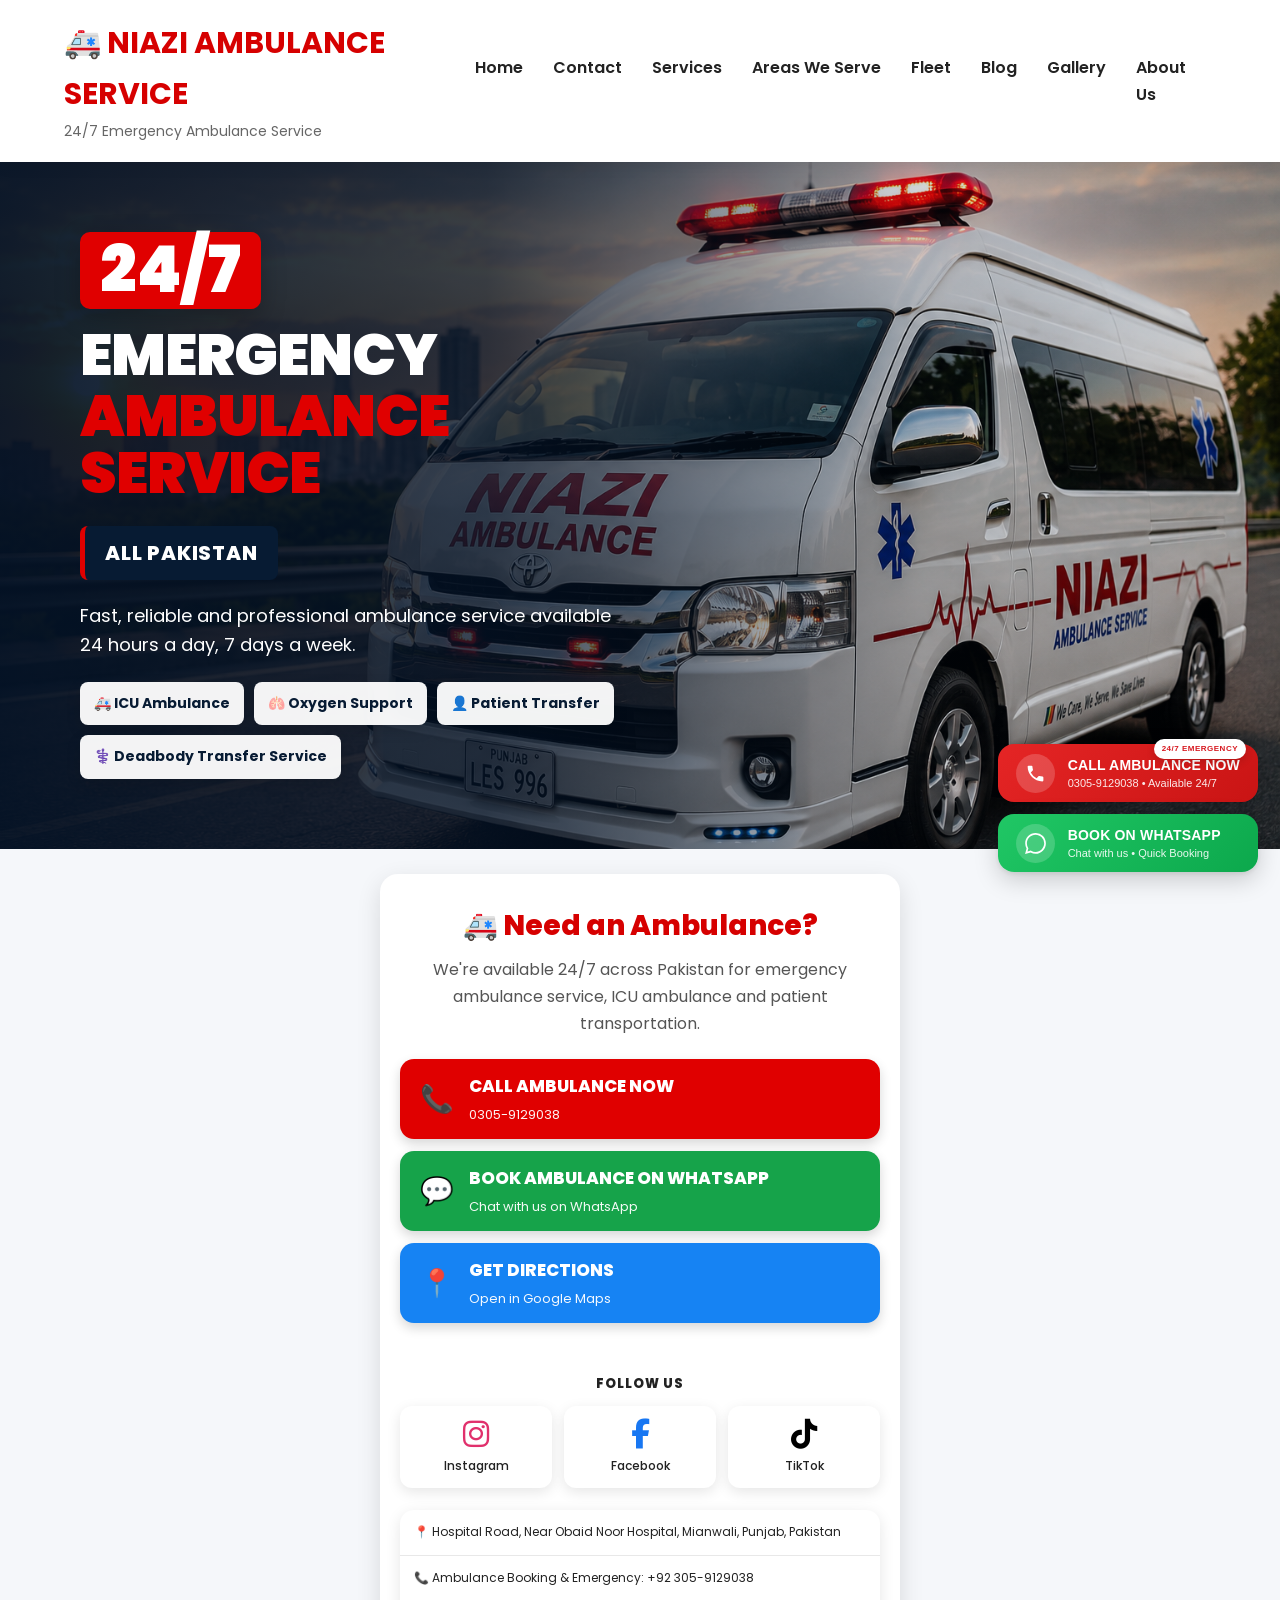
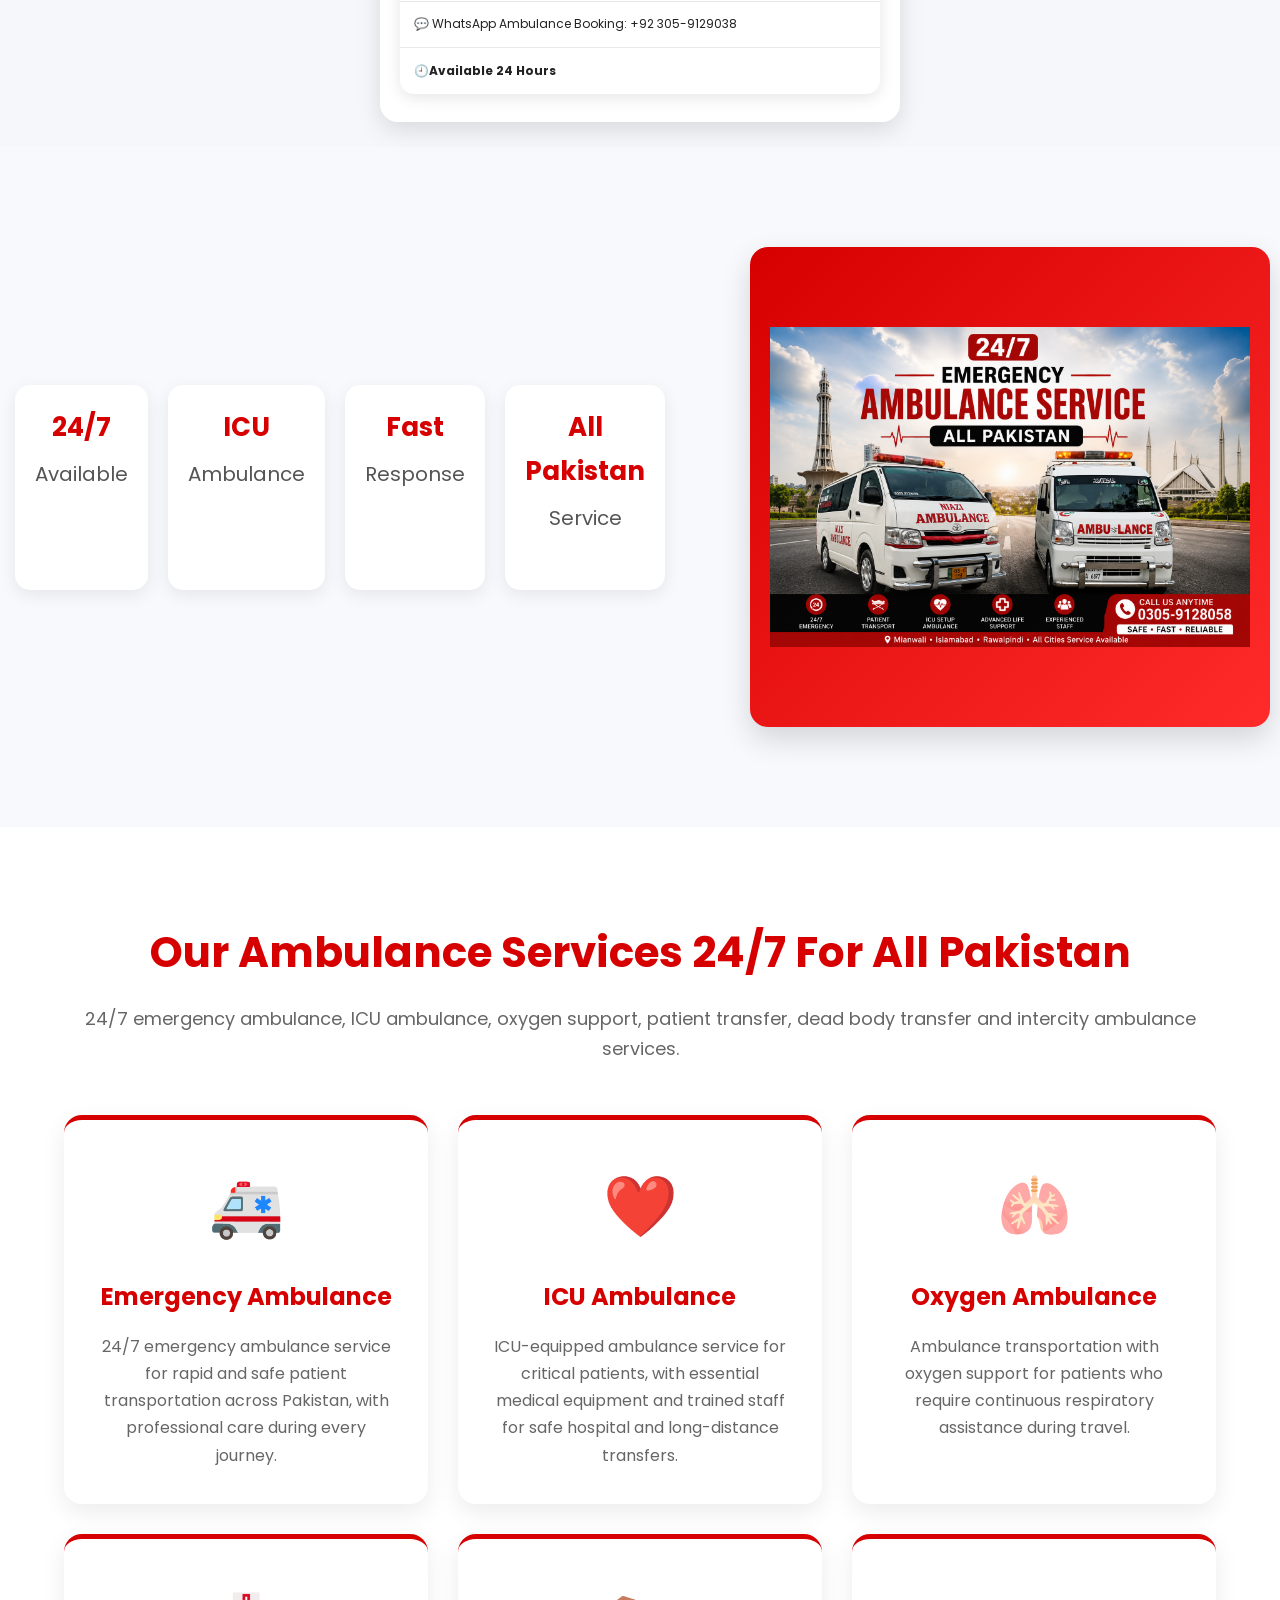
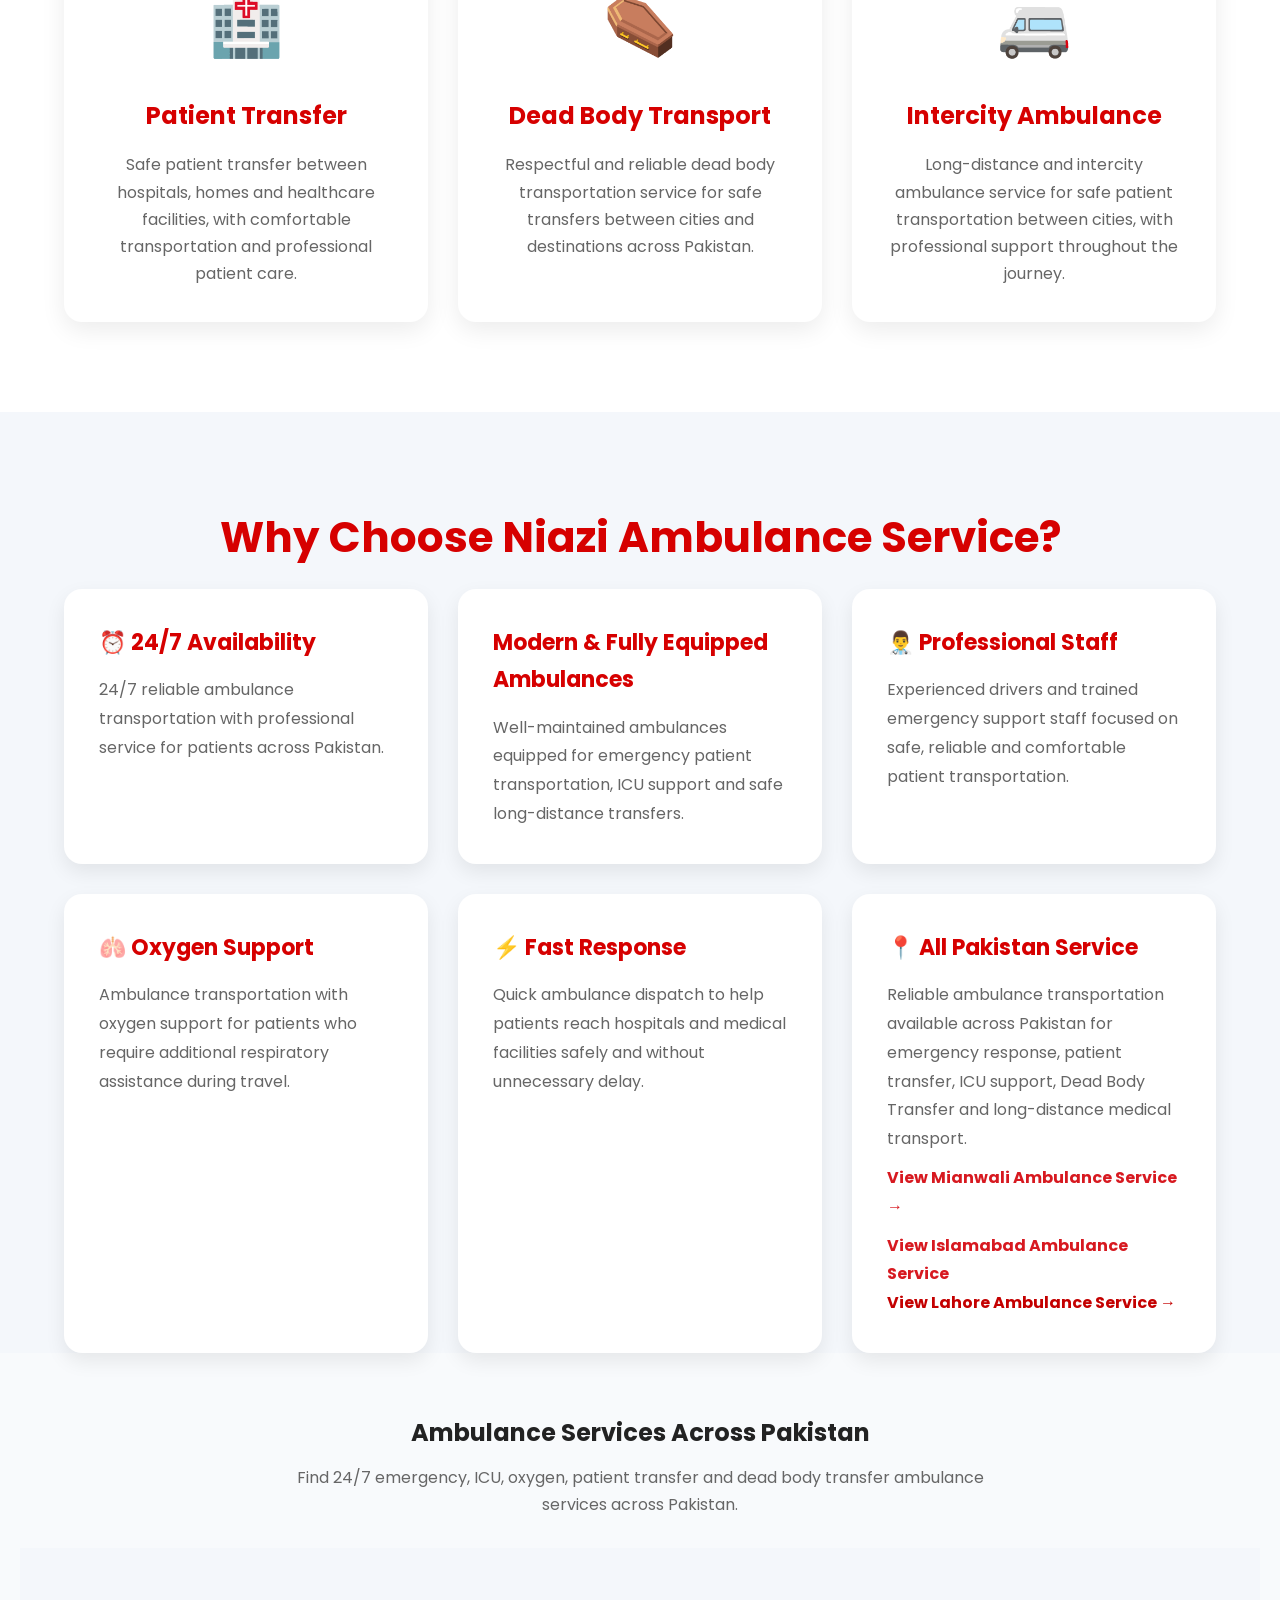
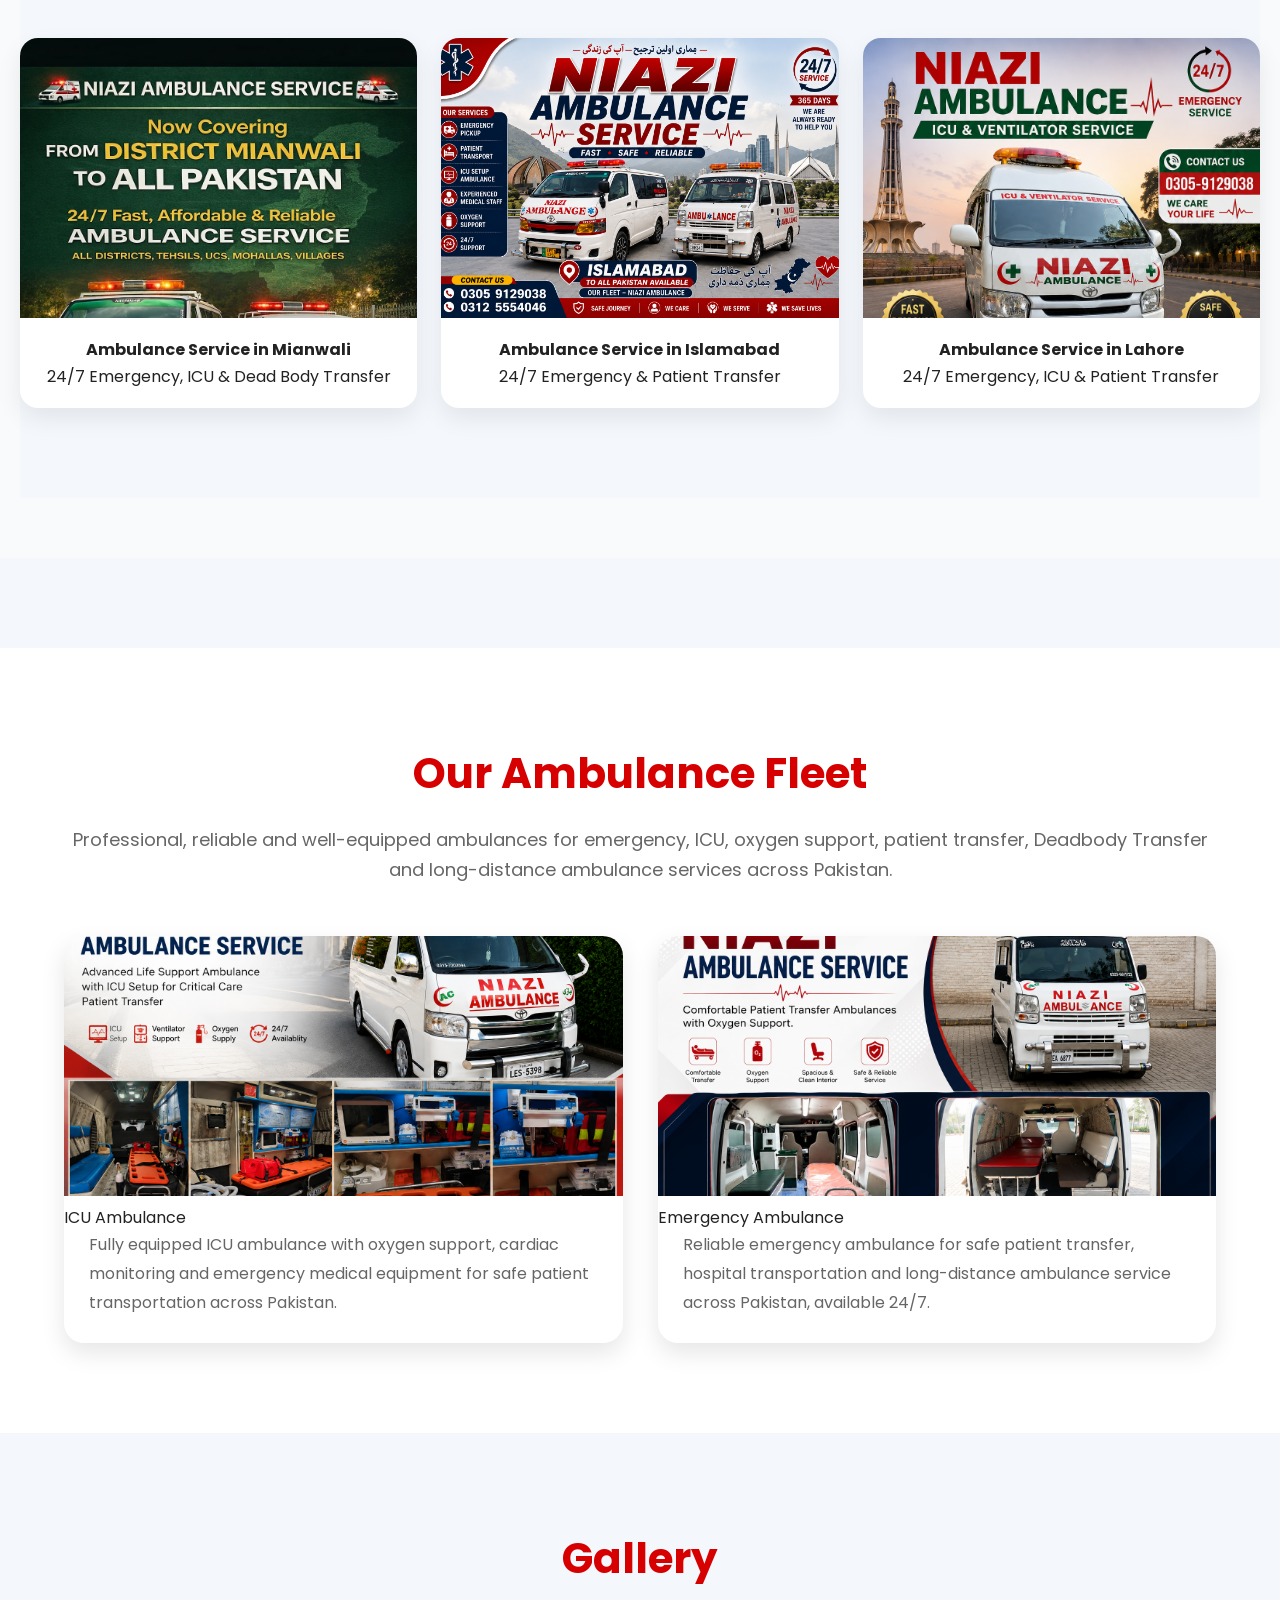
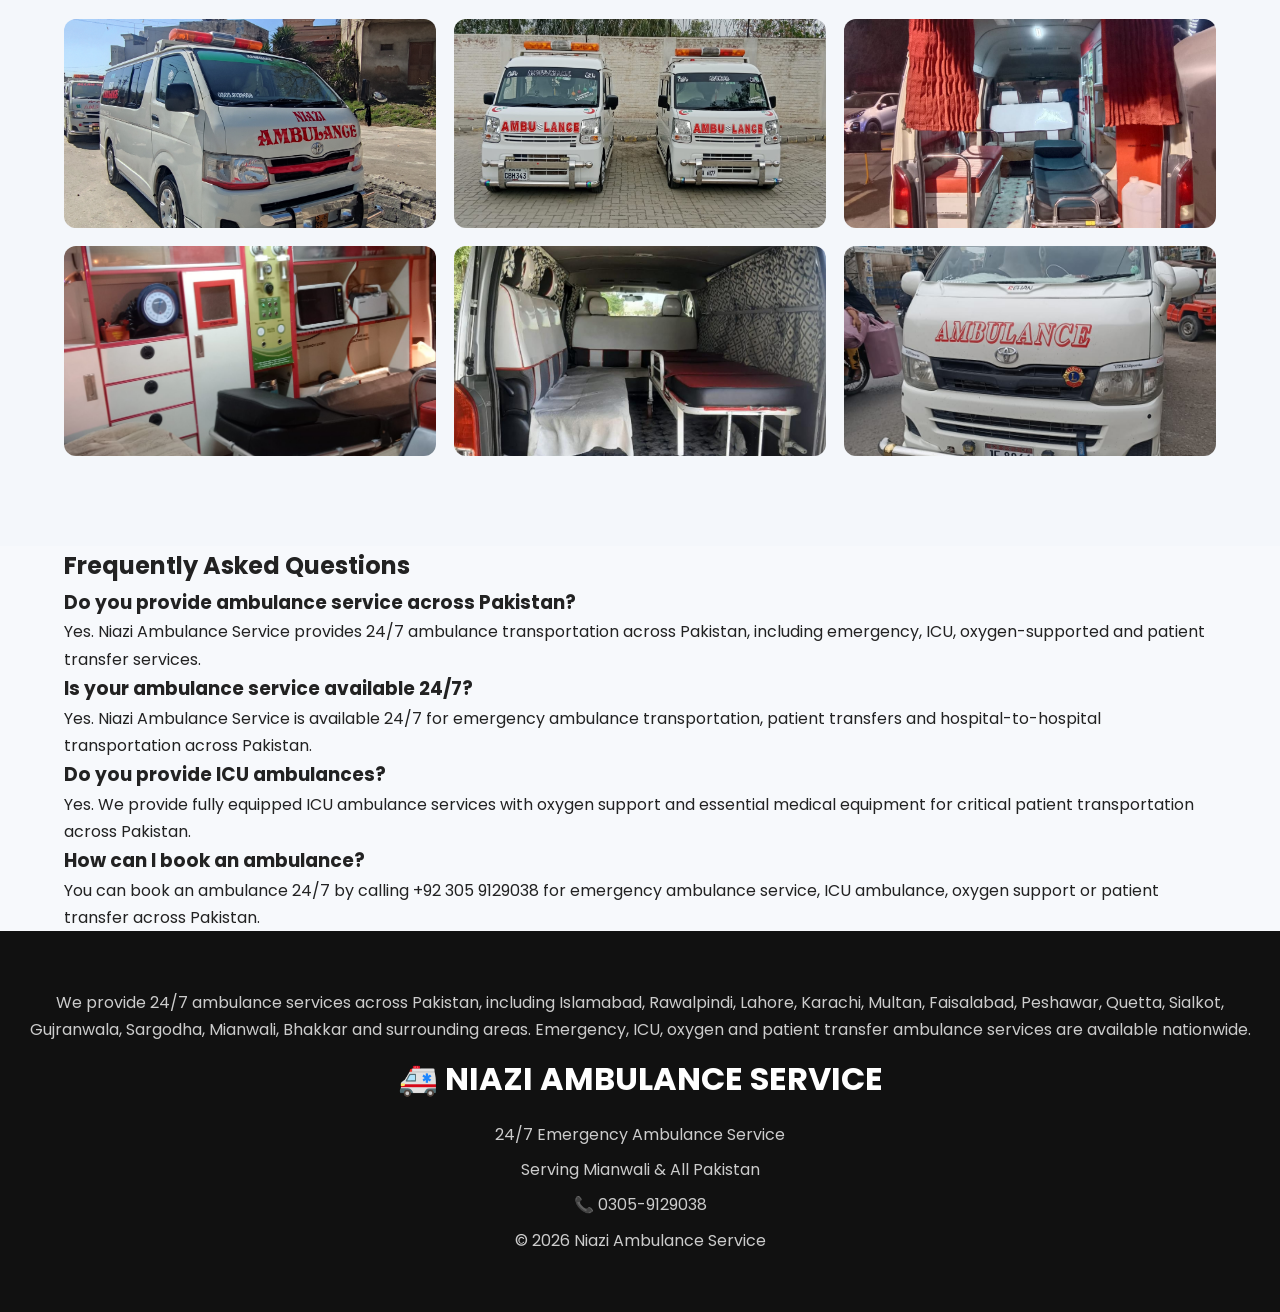
<file: index.html>
<!DOCTYPE html>
<html lang="en">
<head> 
<!-- Google tag (gtag.js) -->
<script async src="https://www.googletagmanager.com/gtag/js?id=G-XBXGV4109N"></script>
<script>
window.dataLayer = window.dataLayer || [];
function gtag(){dataLayer.push(arguments);}
gtag('js', new Date());

gtag('config', 'G-XBXGV4109N',);F
</script>
<link rel="icon" href="favicon.ico" type="image/x-icon">
    <meta charset="UTF-8">
    <meta name="viewport" content="width=device-width, initial-scale=1.0">
    <title>Niazi Ambulance Service | 24/7 Ambulance Service Across Pakistan</title>
<meta name="description" content="Niazi Ambulance Service provides 24/7 emergency ambulance, ICU ambulance, oxygen ambulance, patient transfer and dead body transportation across  Pakistan.">
<meta name="keywords" content="Pakistan ambulance service, ambulance service Pakistan, emergency ambulance Pakistan, 24/7 ambulance service, ICU ambulance, oxygen ambulance, patient transfer, dead body transportation, private ambulance Pakistan, ambulance near me, Islamabad ambulance, Rawalpindi ambulance, Lahore ambulance, Karachi ambulance, Multan ambulance, Faisalabad ambulance, Peshawar ambulance, Quetta ambulance, Sialkot ambulance, Gujranwala ambulance, Hyderabad ambulance, Sargodha ambulance, Bahawalpur ambulance, Sukkur ambulance, Abbottabad ambulance, Mardan ambulance, Mianwali ambulance, Bhakkar ambulance, Niazi Ambulance Service">    
  <link rel="canonical" href="https://niaziambulance.github.io/niazi-ambulance/"> 
    <meta property="og:title" content="Niazi Ambulance Service | 24/7 Emergency Ambulance Across Pakistan">
<meta property="og:description" content="24/7 Emergency Ambulance, ICU Ambulance, Oxygen Ambulance, Patient transfer ambulance services, including and Dead Body Transportation across Pakistan.">
<meta property="og:image" content="https://niaziambulance.github.io/niazi-ambulance/large-ambulance.jpg">
<meta property="og:url" content="https://niaziambulance.github.io/niazi-ambulance/">
<meta property="og:type" content="website">
<link rel="stylesheet" href="style.css"> 
 <link rel="stylesheet" href="https://cdnjs.cloudflare.com/ajax/libs/font-awesome/6.7.2/css/all.min.css">
    <link href="https://fonts.googleapis.com/css2?family=Poppins:wght@300;400;500;600;700&display=swap" rel="stylesheet">
<script type="application/ld+json">
{
  "@context":"https://schema.org",
  "@type":"AmbulanceStation",
  "name":"Niazi Ambulance Service",
  "url":"https://niaziambulance.github.io/niazi-ambulance/",
  "telephone":"+92 305 9129038",
  "areaServed":"Pakistan",
  "address":{
    "@type":"PostalAddress",
    "addressLocality":"Mianwali",
    "addressCountry":"PK"
  }
}
</script>
</head>

<body>

<header>

<div class="container">

<div class="logo">

<h2>🚑 NIAZI AMBULANCE SERVICE</h2>

<p>24/7 Emergency Ambulance Service</p>

</div>

<!-- MOBILE MENU BUTTON -->
<button class="niazi-menu-btn" onclick="toggleNiaziMenu()" aria-label="Open Menu">
    ☰
</button>

<nav id="niazi-navigation">

    <ul>

        <li>
            <a href="index.html"
               onclick="closeNiaziMenu()"
               style="color:#222 !important; text-decoration:none !important;">
               Home
            </a>
        <li>
            <a href="#contact"
             onclick="closeNiaziMenu()"
             style="color:#222 !important; text-decoration:none !important; opacity:1 !important;">
            Contact
         </a>
     <li>
            <a href="#services"
               onclick="closeNiaziMenu()"
               style="color:#222 !important; text-decoration:none !important;">
               Services
            </a>
        </li>

        <li>
            <a href="areas-we-serve.html"
               onclick="closeNiaziMenu()"
               style="color:#222 !important; text-decoration:none !important; white-space:nowrap;">
               Areas We Serve
            </a>
        </li>

        <li>
            <a href="#fleet"
               onclick="closeNiaziMenu()"
               style="color:#222 !important; text-decoration:none !important;">
               Fleet
            </a>
        </li>

        <li>
            <a href="blog.html"
               onclick="closeNiaziMenu()"
               style="color:#222 !important; text-decoration:none !important;">
               Blog
            </a>
        </li>

        <li>
            <a href="#gallery"
               onclick="closeNiaziMenu()"
               style="color:#222 !important; text-decoration:none !important;">
               Gallery
            </a>
        </li>

        <li>
            <a href="about.html"
               onclick="closeNiaziMenu()"
               style="color:#222 !important; text-decoration:none !important;">
               About Us
            </a>
        </li>

        <li>
        
            </a>
        </li>

    </ul>

</nav>
    
</div>

</header> 
<!-- PREMIUM HERO SECTION -->
<section class="niazi-premium-hero">

    <div class="niazi-hero-overlay"></div>

    <div class="niazi-hero-content">

        <div class="niazi-hero-copy">

            <div class="niazi-247">24/7</div>

            <h1>
                EMERGENCY
                <span>AMBULANCE SERVICE</span>
            </h1>

            <div class="niazi-all-pakistan">
                ALL PAKISTAN
            </div>

            <p class="niazi-hero-description">
                Fast, reliable and professional ambulance service
                available 24 hours a day, 7 days a week.
            </p>

            <div class="niazi-hero-services">

                <span>
                    🚑 ICU Ambulance
                </span>

                <span>
                    🫁 Oxygen Support
                </span>

                <span>
                    👤 Patient Transfer
                </span>

                <span>
                    ⚕️ Deadbody Transfer Service
                </span>

            </div>

        </div>

    </div>

</section>
  </div>  
<!-- TOP EMERGENCY CONTACT PANEL -->
<section id="contact" class="quick-emergency">

  <div class="quick-emergency-card">

    <h2>🚑 Need an Ambulance?</h2>
    <p class="quick-subtitle">We're available 24/7 across Pakistan for emergency ambulance service, ICU ambulance and patient transportation.</p>

    <a href="tel:03059129038" class="quick-action quick-call">
      <span>📞</span>
      <div>
        <strong>CALL AMBULANCE NOW</strong>
        <small>0305-9129038</small>
      </div>
    </a>

    <a href="https://wa.me/923059129038"
       class="quick-action quick-whatsapp">
      <span>💬</span>
      <div>
        <strong>BOOK AMBULANCE ON WHATSAPP</strong>
        <small>Chat with us on WhatsApp</small>
      </div>
    </a>

    <a href="https://maps.app.goo.gl/GxHsYLiKCK63PZyK7"
       target="_blank"
       rel="noopener noreferrer"
       class="quick-action quick-directions">
      <span>📍</span>
      <div>
        <strong>GET DIRECTIONS</strong>
        <small>Open in Google Maps</small>
      </div>
    </a>

  <div class="quick-social">

<a href="https://www.instagram.com/niaziambulanceservice?igsh=cXZ5MG9jd2l1eTc="
       target="_blank" rel="noopener noreferrer"
       class="social-instagram">
        <i class="fa-brands fa-instagram"></i>
        <span>Instagram</span>
    </a>

    <a href="https://www.facebook.com/share/195JZ9LGdm/"
       target="_blank" rel="noopener noreferrer"
       class="social-facebook">
        <i class="fa-brands fa-facebook-f"></i>
        <span>Facebook</span>
    </a>

    <a href="https://www.tiktok.com/@niazi.ambulance.m?_r=1&amp;_t=ZS-98Pcb3kV2Ha"
       target="_blank" rel="noopener noreferrer"
       class="social-tiktok">
        <i class="fa-brands fa-tiktok"></i>
        <span>TikTok</span>
    </a>

  </div>

    <div class="quick-info">
      <p>📍 Hospital Road, Near Obaid Noor Hospital, Mianwali, Punjab, Pakistan</p>
      <p>📞 Ambulance Booking & Emergency: +92 305-9129038</p>
      <p>💬 WhatsApp Ambulance Booking: +92 305-9129038</p>
      <p>🕘 <strong>Available 24 Hours</strong></p>
    </div>

  </div>

</section>
<!-- TOP EMERGENCY CONTACT PANEL END -->
<section class="hero">

<div class="hero-left">

<div class="hero-info">

<div>

<h3>24/7</h3>

<p>Available</p>

</div>

<div>

<h3>ICU</h3>

<p>Ambulance</p>

</div>

<div>

<h3>Fast</h3>

<p>Response</p>

</div>

<div>

<h3>All Pakistan</h3>

<p>Service</p>

</div>

</div>

</div>
<div class="hero-right">

    <img src="emergency-banner.png"
         loading="lazy"
         alt="Niazi Ambulance Service 24/7 Emergency Ambulance Service All Pakistan"
         class="emergency-banner">

</div>

</section><!-- ===========================
OUR SERVICES
============================ -->

<section id="services" class="services">

<div class="container">

<h2 class="section-title">Our Ambulance Services 24/7 For All Pakistan</h2>

<p class="section-subtitle">
24/7 emergency ambulance, ICU ambulance, oxygen support, patient transfer, dead body transfer and intercity ambulance services.
</p>

<div class="service-grid">

<div class="service-card">

<div class="icon">🚑</div>

<h3>Emergency Ambulance</h3>

<p>
24/7 emergency ambulance service for rapid and safe patient transportation across Pakistan, with professional care during every journey.
</p>

</div>

<div class="service-card">

<div class="icon">❤️</div>

<h3>ICU Ambulance</h3>

<p>
ICU-equipped ambulance service for critical patients, with essential medical equipment and trained staff for safe hospital and long-distance transfers.
</p>

</div>

<div class="service-card">

<div class="icon">🫁</div>

<h3>Oxygen Ambulance</h3>

<p>
Ambulance transportation with oxygen support for patients who require continuous respiratory assistance during travel.
</p>

</div>

<div class="service-card">

<div class="icon">🏥</div>

<h3>Patient Transfer</h3>

<p>
Safe patient transfer between hospitals, homes and healthcare facilities, with comfortable transportation and professional patient care.
</p>

</div>

<div class="service-card">

<div class="icon">⚰️</div>

<h3>Dead Body Transport</h3>

<p>
Respectful and reliable dead body transportation service for safe transfers between cities and destinations across Pakistan.
</p>

</div>

<div class="service-card">

<div class="icon">🚐</div>

<h3>Intercity Ambulance</h3>

<p>
Long-distance and intercity ambulance service for safe patient transportation between cities, with professional support throughout the journey.
</p>

</div>

</div>

</div>

</section>

<!-- ===========================
WHY CHOOSE US
============================ -->

<section class="why-us">

<div class="container">

<h2 class="section-title">
Why Choose Niazi Ambulance Service?
</h2>

<div class="why-grid">

<div class="why-card">

<h3>⏰ 24/7 Availability</h3>

<p>
24/7 reliable ambulance transportation with professional service for patients across Pakistan.
</p>

</div>

<div class="why-card"> 
    
<h3>Modern &amp; Fully Equipped Ambulances</h3>

<p>
Well-maintained ambulances equipped for emergency patient transportation, ICU support and safe long-distance transfers.
</p>

</div>

<div class="why-card">

<h3>👨‍⚕️ Professional Staff</h3>

<p>
Experienced drivers and trained emergency support staff focused on safe, reliable and comfortable patient transportation.
</p>

</div>

<div class="why-card">

<h3>🫁 Oxygen Support</h3>

<p>
Ambulance transportation with oxygen support for patients who require additional respiratory assistance during travel.
</p>

</div>

<div class="why-card">

<h3>⚡ Fast Response</h3>

<p>
Quick ambulance dispatch to help patients reach hospitals and medical facilities safely and without unnecessary delay.
</p>

</div>

<div class="why-card">

<h3>📍 All Pakistan Service</h3>

<p>
Reliable ambulance transportation available across Pakistan for emergency response, patient transfer, ICU support, Dead Body Transfer and long-distance medical transport.
<br>
<a href="ambulance-service-in-mianwali/" style="display:inline-block;margin-top:10px;font-weight:bold;color:#d71920;text-decoration:none;">
View Mianwali Ambulance Service →
<br>
<a href="ambulance-service-in-islamabad/" style="display:inline-block;margin-top:10px;font-weight:bold;color:#d71920;text-decoration:none;">
View Islamabad Ambulance Service 
    
<a href="ambulance-service-in-lahore/" style="display:block;color:#c40000;font-weight:700;text-decoration:none;">
    View Lahore Ambulance Service →
</a>
</p>

</div>

</div>

</div>
<section class="city-pages">
  <div class="w">

    <h2>Ambulance Services Across Pakistan</h2>
    <p class="sub">
      Find 24/7 emergency, ICU, oxygen, patient transfer and dead body transfer ambulance services across Pakistan.
    </p>

<div class="gallery">

  <figure class="card">
    <a href="ambulance-service-in-mianwali/">
      <img src="ambulance-service-in-mianwali/niazi-ambulance-mianwali.png" alt="Ambulance Service in Mianwali">
      <figcaption>
        <strong>Ambulance Service in Mianwali</strong><br>
        24/7 Emergency, ICU & Dead Body Transfer
      </figcaption>
    </a>
  </figure>

  <figure class="card">
    <a href="ambulance-service-in-islamabad/">
      <img src="ambulance-service-in-islamabad/niazi-ambulance-service-islamabad.png" alt="Ambulance Service in Islamabad">
      <figcaption>
        <strong>Ambulance Service in Islamabad</strong><br>
        24/7 Emergency & Patient Transfer
      </figcaption>
    </a>
  </figure>

  <figure class="card">
    <a href="ambulance-service-in-lahore/">
      <img src="ambulance-service-in-lahore/lahore-poster.jpg" alt="Ambulance Service in Lahore">
      <figcaption>
        <strong>Ambulance Service in Lahore</strong><br>
        24/7 Emergency, ICU & Patient Transfer
      </figcaption>
    </a>
  </figure>

</div>

    </div>

  </div>
</section>
</section><!-- ===========================
OUR FLEET
=========================== -->

<section id="fleet" class="fleet">

<div class="container">

<h2 class="section-title">Our Ambulance Fleet</h2>

<p class="section-subtitle">

Professional, reliable and well-equipped ambulances for emergency, ICU, oxygen support, patient transfer, Deadbody Transfer and long-distance ambulance services across Pakistan.

</p>

<div class="fleet-grid">

<div class="fleet-card">

<img src="large-icu-ambulance.jpg" loading="lazy" alt="ICU Ambulance with oxygen and cardiac monitoring for emergency patient transport across Pakistan"

<h3>ICU Ambulance</h3>

<p>

Fully equipped ICU ambulance with oxygen support, cardiac monitoring and emergency medical equipment for safe patient transportation across Pakistan.

</p>

</div>

<div class="fleet-card">

<img src="small-icu-ambulance.jpg" loading="lazy" alt="Emergency Ambulance for fast and reliable patient transfer across Pakistan"

<h3>Emergency Ambulance</h3>

<p>

Reliable emergency ambulance for safe patient transfer, hospital transportation and long-distance ambulance service across Pakistan, available 24/7.

</p>

</div>

</div>

</div>

</section>

<!-- ===========================
PHOTO GALLERY
=========================== -->

<section id="gallery" class="gallery">

<div class="container">

<h2 class="section-title">

Gallery

</h2>

<div class="Gallery-grid">

<img src="Gallery1.jpg" loading="lazy" alt="24/7 ambulance service with professional emergency patient transport across Pakistan">

<img src="Gallery2.jpg" loading="lazy" alt="Emergency ambulance service for fast patient transportation across Pakistan">

<img src="Gallery3.jpg" loading="lazy" alt="ICU ambulance service with oxygen and emergency medical support across Pakistan">

<img src="Gallery4.jpg" loading="lazy" alt="ICU ambulance with medical equipment for critical patient transport across Pakistan">

<img src="Gallery5.jpg" loading="lazy" alt="Advanced life support ambulance for emergency patient transportation across Pakistan">

<img src="Gallery6.jpg" loading="lazy" alt="Emergency ambulance service for safe hospital and patient transfer across Pakistan">

</div>

</div>

</section>

<section id="faq" class="faq">
  <div class="container">
    <h2>Frequently Asked Questions</h2>

 <h3>Do you provide ambulance service across Pakistan?</h3>
<p>Yes. Niazi Ambulance Service provides 24/7 ambulance transportation across Pakistan, including emergency, ICU, oxygen-supported and patient transfer services.</p>
   
 <h3>Is your ambulance service available 24/7?</h3>
 <p>Yes. Niazi Ambulance Service is available 24/7 for emergency ambulance transportation, patient transfers and hospital-to-hospital transportation across Pakistan.</p>

 <h3>Do you provide ICU ambulances?</h3>
 <p>Yes. We provide fully equipped ICU ambulance services with oxygen support and essential medical equipment for critical patient transportation across Pakistan.</p>

 <h3>How can I book an ambulance?</h3>
<p>You can book an ambulance 24/7 by calling +92 305 9129038 for emergency ambulance service, ICU ambulance, oxygen support or patient transfer across Pakistan.</p>
  </div>
</section>


<!-- ===========================
FOOTER
=========================== -->

<footer>   
<p>
We provide 24/7 ambulance services across Pakistan, including Islamabad, Rawalpindi, Lahore, Karachi, Multan, Faisalabad, Peshawar, Quetta, Sialkot, Gujranwala, Sargodha, Mianwali, Bhakkar and surrounding areas. Emergency, ICU, oxygen and patient transfer ambulance services are available nationwide.
</p>
<div class="container">

<h2>

🚑 NIAZI AMBULANCE SERVICE

</h2>

<p>

24/7 Emergency Ambulance Service

</p>

<p>

Serving Mianwali & All Pakistan

</p>

<p>

📞 0305-9129038

</p>

<p>

© 2026 Niazi Ambulance Service

</p>

</div>

</footer>

<script src="script.js"></script>
<!-- =====================================================
     NIAZI AMBULANCE - PREMIUM FLOATING CTA
     ===================================================== -->

<style>
/* ---------- PREMIUM FLOATING CTA ---------- */

.niazi-premium-cta {
    position: fixed;
    right: 22px;
    bottom: 28px;
    z-index: 999999;
    display: flex;
    flex-direction: column;
    gap: 12px;
    font-family: Arial, Helvetica, sans-serif;
}

/* Main button */
.niazi-premium-btn {
    position: relative;
    min-width: 205px;
    height: 58px;
    padding: 0 18px;
    border-radius: 16px;
    display: flex;
    align-items: center;
    gap: 13px;
    color: #fff;
    text-decoration: none;
    box-sizing: border-box;

    box-shadow:
        0 8px 25px rgba(0,0,0,.18),
        0 2px 5px rgba(0,0,0,.08);

    transition:
        transform .25s ease,
        box-shadow .25s ease;
}

/* Hover */
.niazi-premium-btn:hover {
    transform: translateX(-5px);
    box-shadow:
        0 12px 30px rgba(0,0,0,.25),
        0 3px 8px rgba(0,0,0,.10);
}

/* Call */
.niazi-call-premium {
    background: linear-gradient(135deg, #e52525, #c91414);
}

/* WhatsApp */
.niazi-whatsapp-premium {
    background: linear-gradient(135deg, #20c765, #0ca84c);
}

/* Icon circle */
.niazi-premium-icon {
    width: 39px;
    height: 39px;
    min-width: 39px;
    border-radius: 50%;
    background: rgba(255,255,255,.18);
    display: flex;
    align-items: center;
    justify-content: center;
}

/* SVG */
.niazi-premium-icon svg {
    width: 21px;
    height: 21px;
    fill: #fff;
}

/* Text */
.niazi-premium-text {
    display: flex;
    flex-direction: column;
    line-height: 1.15;
}

.niazi-premium-title {
    font-size: 14px;
    font-weight: 800;
    letter-spacing: .2px;
}

.niazi-premium-number {
    margin-top: 4px;
    font-size: 11px;
    font-weight: 500;
    opacity: .9;
}

/* Small emergency badge */
.niazi-emergency-dot {
    position: absolute;
    top: -5px;
    right: 12px;
    padding: 3px 8px;
    border-radius: 20px;
    background: #fff;
    color: #d71920;
    font-size: 8px;
    font-weight: 900;
    letter-spacing: .5px;
    box-shadow: 0 3px 8px rgba(0,0,0,.15);
}


/* ---------- SUBTLE CALL PULSE ---------- */

.niazi-call-premium .niazi-premium-icon {
    animation: niaziPulse 2.2s infinite;
}

@keyframes niaziPulse {
    0% {
        box-shadow: 0 0 0 0 rgba(255,255,255,.35);
    }
    60% {
        box-shadow: 0 0 0 9px rgba(255,255,255,0);
    }
    100% {
        box-shadow: 0 0 0 0 rgba(255,255,255,0);
    }
}


/* =====================================================
   MOBILE PREMIUM BOTTOM BAR
   ===================================================== */

.niazi-mobile-premium {
    display: none;
}

@media (max-width: 768px) {

    /* Hide desktop buttons */
    .niazi-premium-cta {
        display: none;
    }

    /* Bottom bar */
    .niazi-mobile-premium {
        position: fixed;
        left: 10px;
        right: 10px;
        bottom: 10px;
        height: 66px;
        z-index: 999999;

        display: flex;
        overflow: hidden;

        border-radius: 17px;

        box-shadow:
            0 8px 30px rgba(0,0,0,.28),
            0 2px 8px rgba(0,0,0,.12);

        font-family: Arial, Helvetica, sans-serif;
    }

    /* Mobile buttons */
    .niazi-mobile-premium-btn {
        flex: 1;
        display: flex;
        align-items: center;
        justify-content: center;
        gap: 8px;

        color: #fff;
        text-decoration: none;

        font-size: 12px;
        font-weight: 800;
        letter-spacing: .1px;

        transition: filter .2s ease;
    }

    .niazi-mobile-premium-btn:active {
        filter: brightness(.88);
    }

    .niazi-mobile-call {
        background: linear-gradient(135deg, #e52525, #c91414);
    }

    .niazi-mobile-whatsapp {
        background: linear-gradient(135deg, #20c765, #0ca84c);
    }

    .niazi-mobile-premium-btn svg {
        width: 22px;
        height: 22px;
        fill: #fff;
    }

    /* Divider */
    .niazi-mobile-divider {
        width: 1px;
        background: rgba(255,255,255,.3);
    }

    /* Prevent website content being hidden */
    body {
        padding-bottom: 88px;
    }
}


/* ---------- SMALL PHONES ---------- */

@media (max-width: 380px) {

    .niazi-mobile-premium {
        height: 62px;
        left: 7px;
        right: 7px;
        bottom: 7px;
    }

    .niazi-mobile-premium-btn {
        font-size: 10px;
        gap: 6px;
    }

    .niazi-mobile-premium-btn svg {
        width: 19px;
        height: 19px;
    }
}
</style>


<!-- =====================================================
     DESKTOP CTA
     ===================================================== -->

<div class="niazi-premium-cta">

    <!-- CALL AMBULANCE -->
    <a
        href="tel:+923059129038"
        class="niazi-premium-btn niazi-call-premium"
        aria-label="Call Niazi Ambulance Now"
    >

        <span class="niazi-emergency-dot">
            24/7 EMERGENCY
        </span>

        <span class="niazi-premium-icon">

            <svg viewBox="0 0 24 24">
                <path d="M6.62 10.79a15.46 15.46 0 006.59 6.59l2.2-2.2c.27-.27.67-.36 1.02-.24
                1.12.37 2.33.57 3.57.57.55 0 1 .45 1 1V20c0
                .55-.45 1-1 1C10.61 21 3 13.39 3 4
                c0-.55.45-1 1-1h3.5c.55 0 1 .45
                1 1 0 1.25.2 2.45.57 3.57.11.35.03.74-.25
                1.02l-2.2 2.2z"/>
            </svg>

        </span>

        <span class="niazi-premium-text">
            <span class="niazi-premium-title">
                CALL AMBULANCE NOW
            </span>

            <span class="niazi-premium-number">
                0305-9129038 • Available 24/7
            </span>
        </span>

    </a>


    <!-- WHATSAPP -->
    <a
        href="https://wa.me/923059129038?text=Assalam-o-Alaikum%2C%20mujhe%20ambulance%20book%20karni%20hai."
        class="niazi-premium-btn niazi-whatsapp-premium"
        target="_blank"
        rel="noopener"
        aria-label="Book Ambulance on WhatsApp"
    >

        <span class="niazi-premium-icon">

            <svg viewBox="0 0 24 24">
                <path d="M20.52 3.48A11.8 11.8 0 0012.04 0C5.52
                0 .22 5.3 .22 11.82c0 2.08.54 4.11
                1.57 5.9L.1 24l6.42-1.68a11.8 11.8 0 005.52
                1.37h.01c6.52 0 11.82-5.3 11.82-11.82
                0-3.16-1.23-6.13-3.35-8.39z
                M12.05 21.7h-.01a9.85 9.85 0 01-5.02-1.37l-.36-.21-3.81
                1 1.02-3.72-.23-.38a9.83 9.83 0 01-1.51-5.2
                C2.13 6.39 6.58 1.94 12.05 1.94c2.64
                0 5.12 1.03 6.99 2.9a9.81 9.81 0 012.9
                6.98c0 5.47-4.45 9.92-9.89 9.92z"/>
            </svg>

        </span>

        <span class="niazi-premium-text">
            <span class="niazi-premium-title">
                BOOK ON WHATSAPP
            </span>

            <span class="niazi-premium-number">
                Chat with us • Quick Booking
            </span>
        </span>

    </a>

</div>


<!-- =====================================================
     MOBILE STICKY CTA
     ===================================================== -->

<div class="niazi-mobile-premium">

    <!-- CALL -->
    <a
        href="tel:+923059129038"
        class="niazi-mobile-premium-btn niazi-mobile-call"
    >

        <svg viewBox="0 0 24 24">
            <path d="M6.62 10.79a15.46 15.46 0 006.59 6.59l2.2-2.2c.27-.27.67-.36 1.02-.24
            1.12.37 2.33.57 3.57.57.55 0 1 .45 1 1V20c0
            .55-.45 1-1 1C10.61 21 3 13.39 3 4
            c0-.55.45-1 1-1h3.5c.55 0 1 .45
            1 1 0 1.25.2 2.45.57 3.57.11.35.03.74-.25
            1.02l-2.2 2.2z"/>
        </svg>

        CALL AMBULANCE NOW

    </a>


    <span class="niazi-mobile-divider"></span>


    <!-- WHATSAPP -->
    <a
        href="https://wa.me/923059129038?text=Assalam-o-Alaikum%2C%20mujhe%20ambulance%20book%20karni%20hai."
        class="niazi-mobile-premium-btn niazi-mobile-whatsapp"
        target="_blank"
        rel="noopener"
    >

        <svg viewBox="0 0 24 24">
            <path d="M20.52 3.48A11.8 11.8 0 0012.04 0C5.52
            0 .22 5.3 .22 11.82c0 2.08.54 4.11
            1.57 5.9L.1 24l6.42-1.68a11.8 11.8 0 005.52
            1.37h.01c6.52 0 11.82-5.3 11.82-11.82
            0-3.16-1.23-6.13-3.35-8.39z
            M12.05 21.7h-.01a9.85 9.85 0 01-5.02-1.37l-.36-.21-3.81
            1 1.02-3.72-.23-.38a9.83 9.83 0 01-1.51-5.2
            C2.13 6.39 6.58 1.94 12.05 1.94c2.64
            0 5.12 1.03 6.99 2.9a9.81 9.81 0 012.9
            6.98c0 5.47-4.45 9.92-9.89 9.92z"/>
        </svg>

        BOOK ON WHATSAPP

    </a>

</div>
    <script>
document.addEventListener("DOMContentLoaded", function () {

    const menuButton = document.querySelector(".niazi-menu-btn");
    const menu = document.getElementById("niazi-navigation");

    if (!menuButton || !menu) return;

    menuButton.addEventListener("click", function () {
        menu.classList.toggle("niazi-menu-open");
    });

    const menuLinks = menu.querySelectorAll("a");

    menuLinks.forEach(function (link) {
        link.addEventListener("click", function () {
            menu.classList.remove("niazi-menu-open");
        });
    });

});
    </script>
</body>

</html>
</file>
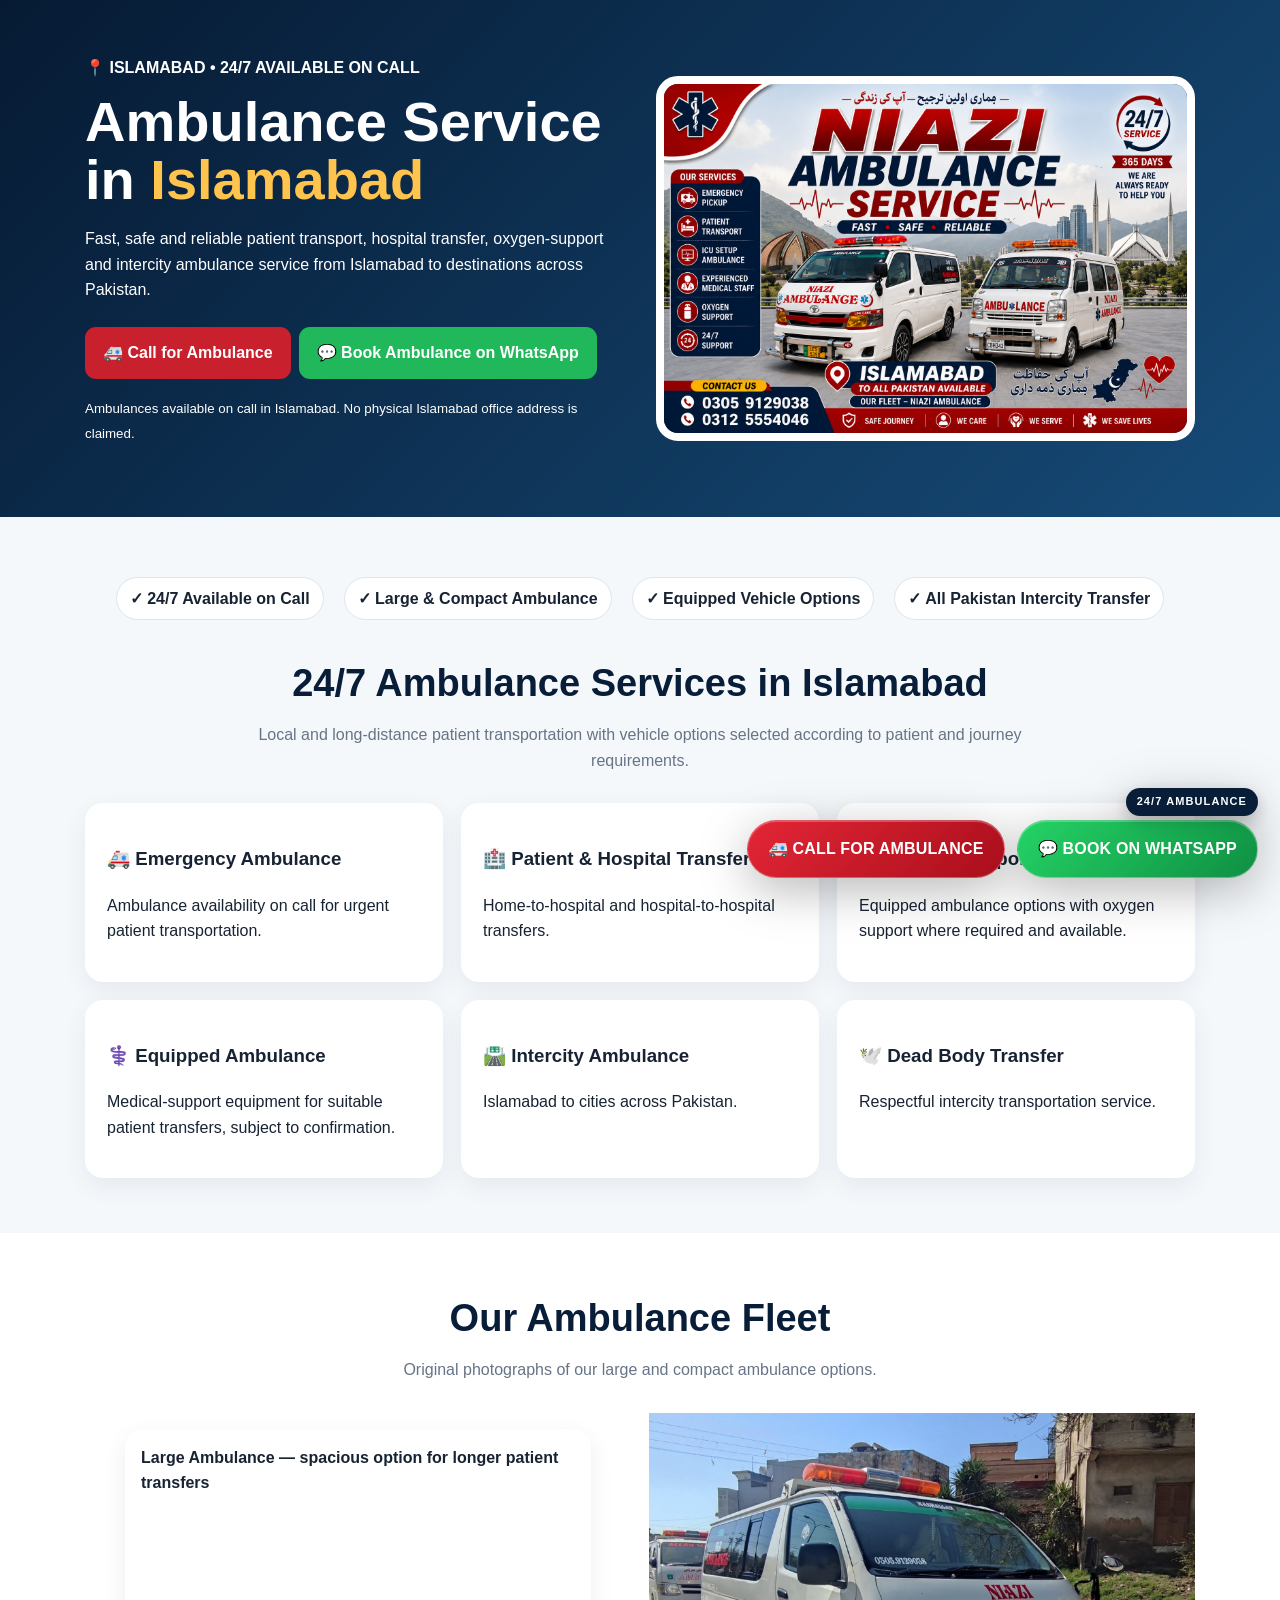
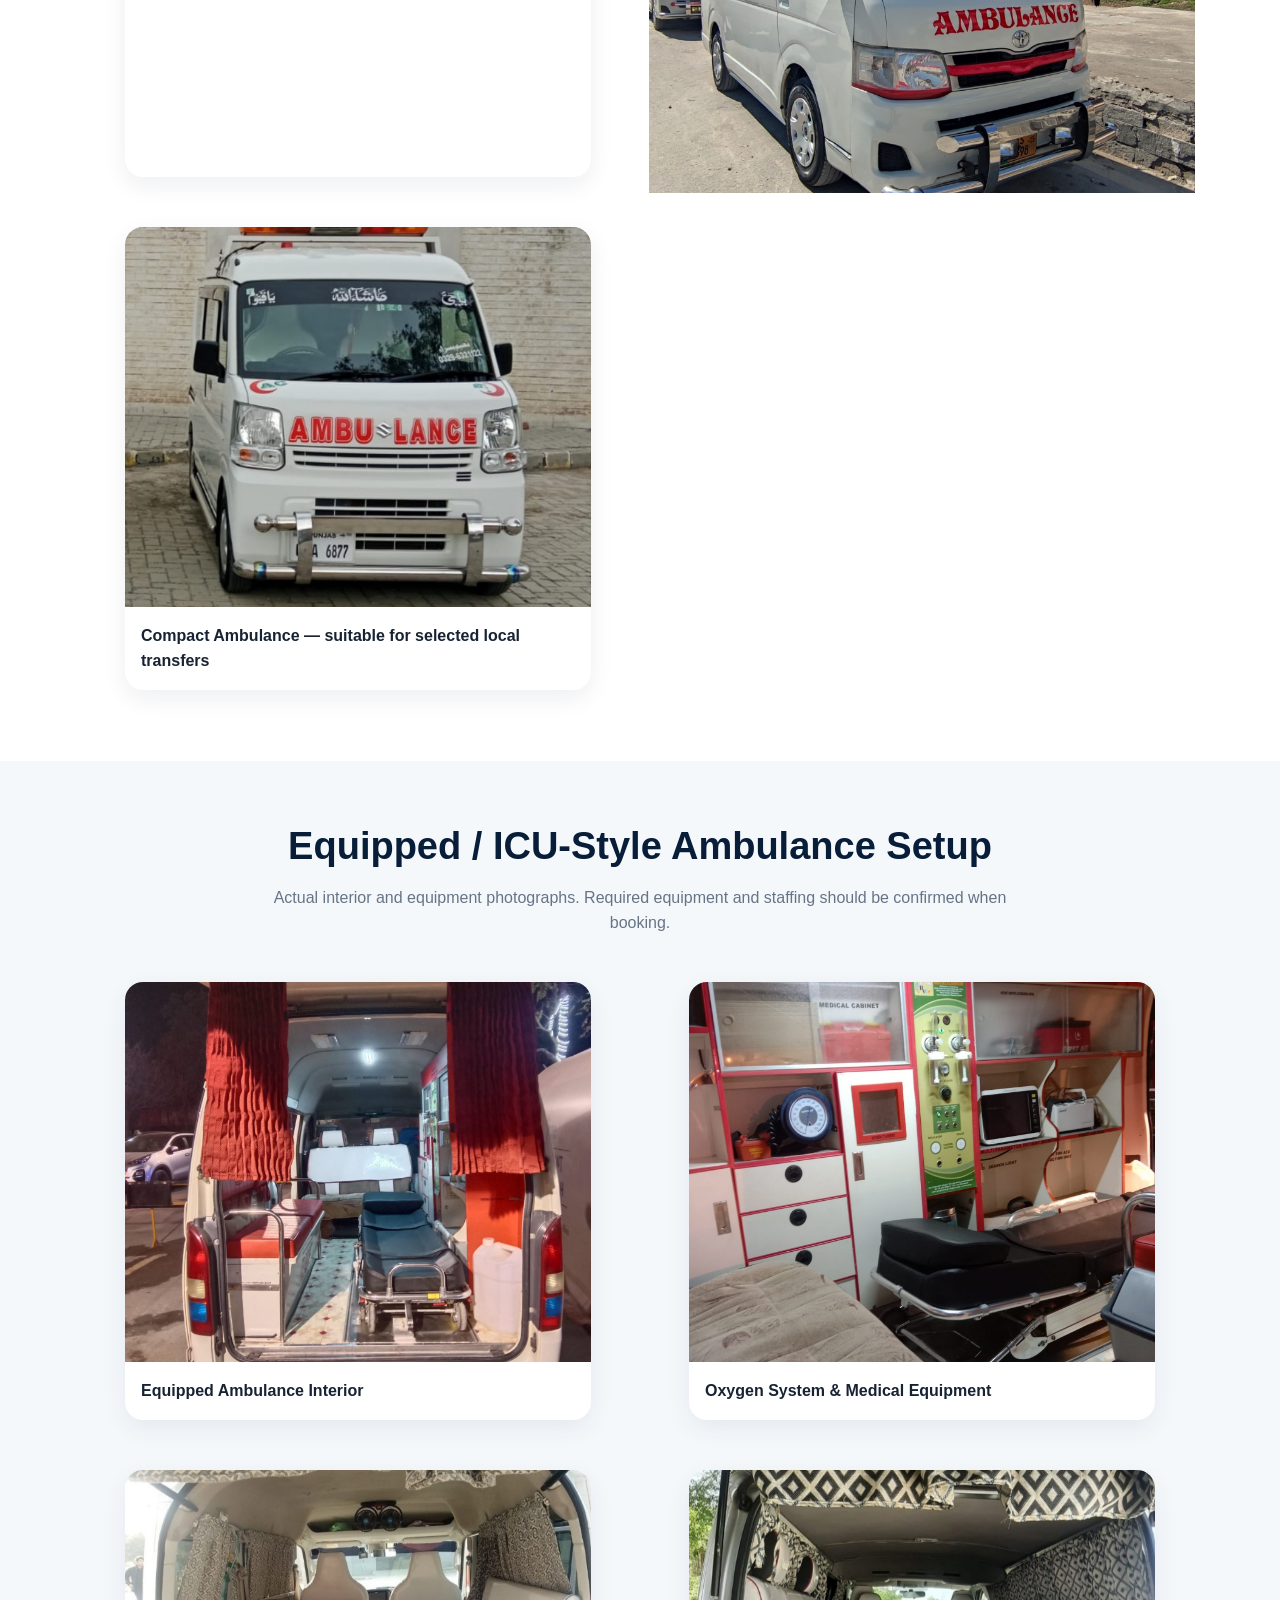
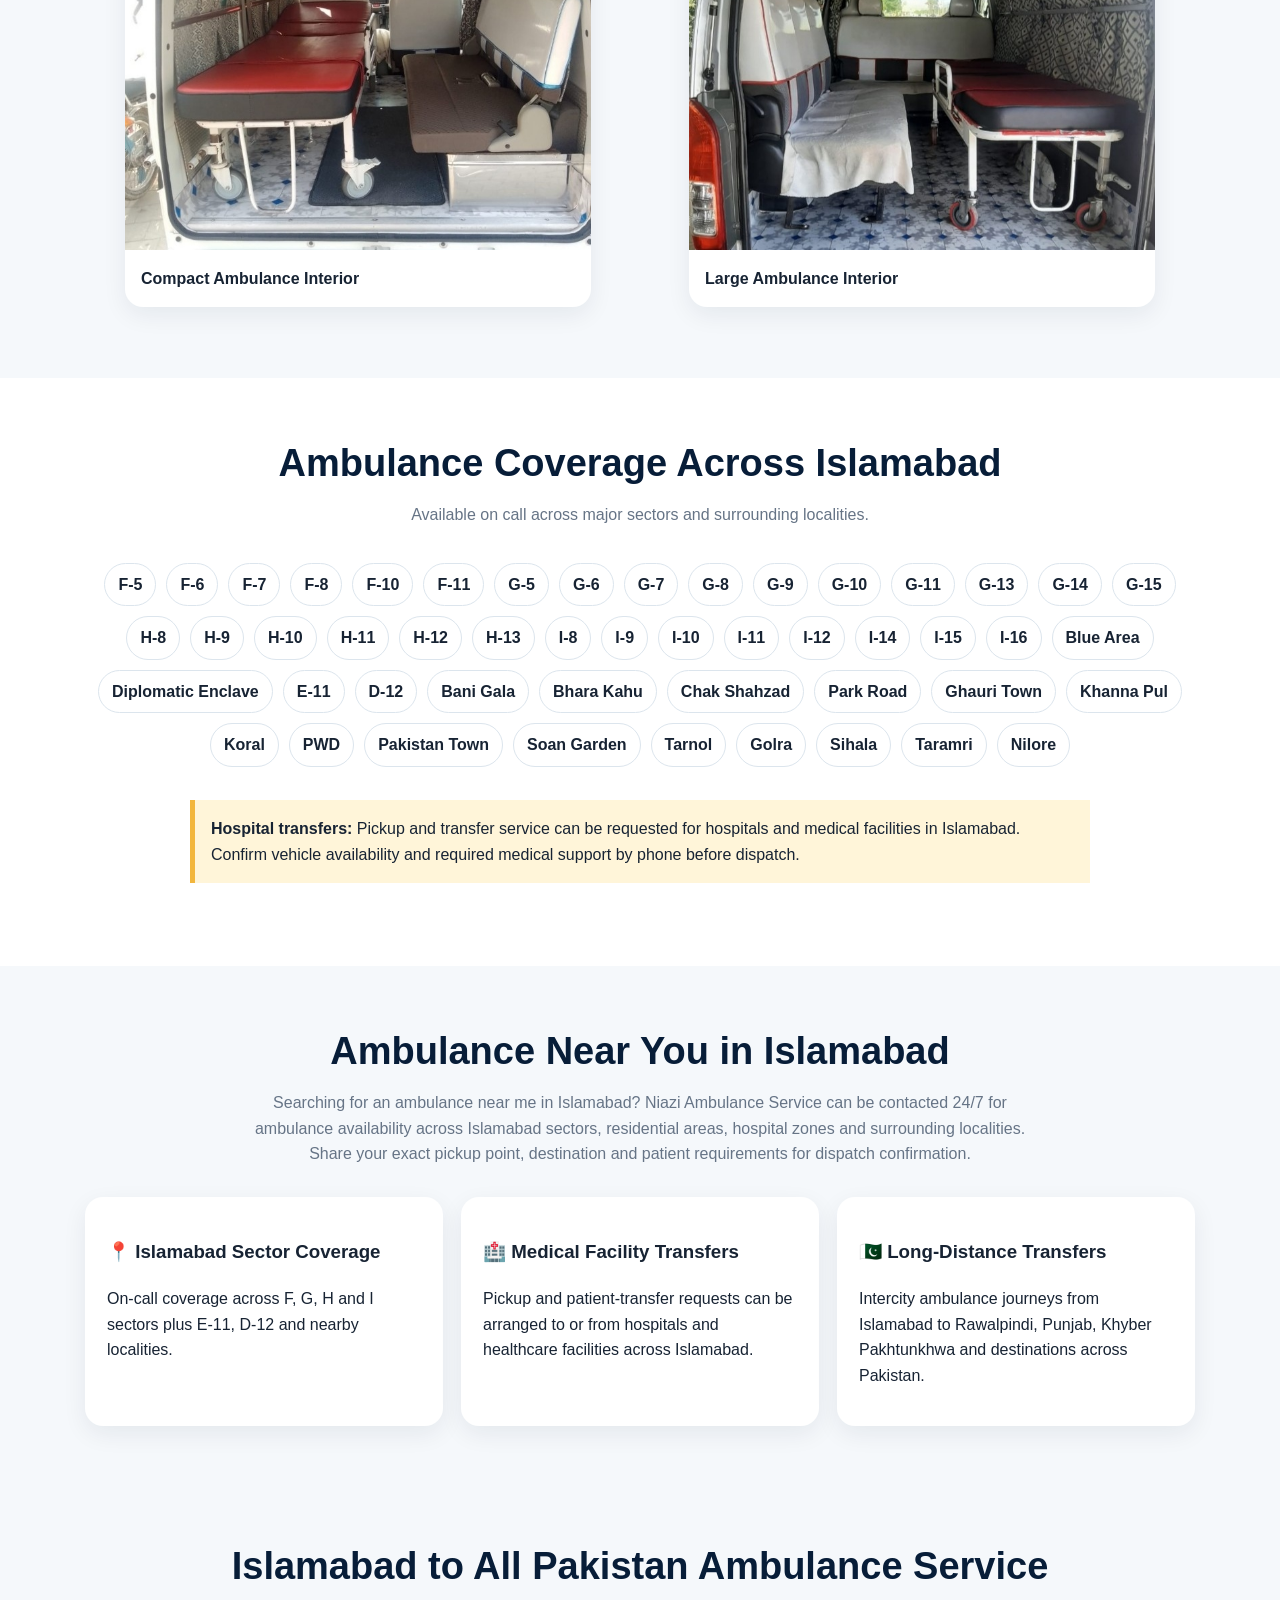
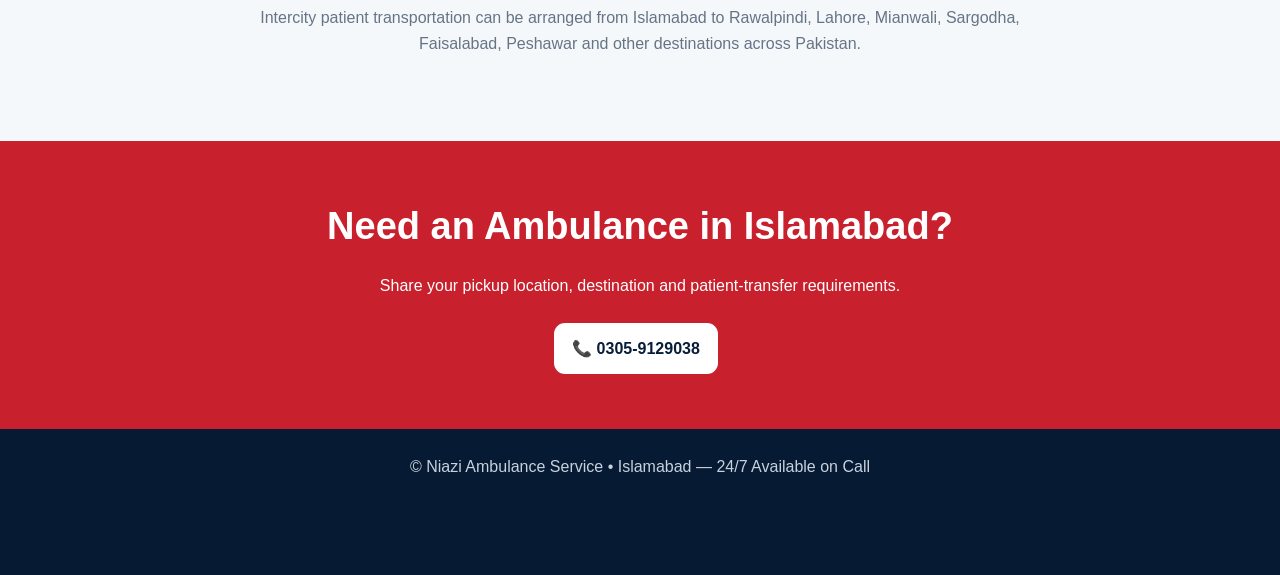
<file: ambulance-service-in-islamabad/index.html>
<!doctype html><html lang="en"><head><meta charset="utf-8"><meta name="viewport" content="width=device-width,initial-scale=1">
<title>Ambulance Service in Islamabad | 24/7 Niazi Ambulance</title>
<meta name="description" content="Niazi Ambulance Service Islamabad — 24/7 ambulance available on call across Islamabad sectors and nearby areas. Emergency ambulance, patient transfer, oxygen support, equipped ambulance and intercity transfers across Pakistan.">
<meta name="robots" content="index,follow,max-image-preview:large">
<meta name="keywords" content="ambulance service Islamabad, emergency ambulance Islamabad, 24/7 ambulance Islamabad, patient transfer Islamabad, oxygen ambulance Islamabad, ICU ambulance Islamabad, ambulance near me Islamabad, intercity ambulance Islamabad">
<link rel="canonical" href="https://niaziambulance.github.io/niazi-ambulance/ambulance-service-in-islamabad/">
<style>
*{box-sizing:border-box}body{margin:0;font-family:Arial,sans-serif;color:#172333;background:#f5f8fb;line-height:1.6}.w{max-width:1150px;margin:auto;padding:0 20px}
header{background:linear-gradient(135deg,#061a33,#164b78);color:white;padding:55px 0}.hero{display:grid;grid-template-columns:1fr 1fr;gap:32px;align-items:center}h1{font-size:56px;line-height:1.05;margin:12px 0}.gold{color:#ffc44d}.tag{font-weight:bold}.hero img{width:100%;max-height:480px;object-fit:cover;border:8px solid white;border-radius:22px}.btn{display:inline-block;padding:13px 18px;margin:8px 8px 0 0;border-radius:11px;font-weight:bold;color:white;background:#c8212d;text-decoration:none}.wa{background:#20b85a}
section{padding:55px 0}h2{text-align:center;color:#071d38;font-size:38px;margin:0 0 8px}.sub{text-align:center;color:#667486;max-width:780px;margin:0 auto 30px}.grid{display:grid;grid-template-columns:repeat(3,1fr);gap:18px}.card,figure{background:white;border-radius:18px;overflow:hidden;box-shadow:0 8px 25px #071d3812}.card{padding:22px}.fleet{grid-template-columns:1fr 1fr}.fleet img,.gallery img{width:100%;height:380px;object-fit:cover;display:block}.txt,figcaption{padding:16px;font-weight:bold}.gallery{display:grid;grid-template-columns:1fr 1fr;gap:18px}.pills{text-align:center}.pill{display:inline-block;background:white;border:1px solid #dce5ed;border-radius:30px;padding:8px 13px;margin:5px;font-weight:bold}.note{background:#fff5d9;border-left:5px solid #f2b63d;padding:16px;margin:28px auto;max-width:900px}.cta{background:#c8212d;color:white;text-align:center}.cta h2{color:white}.foot{background:#061a33;color:#c7d2dc;text-align:center;padding:25px 25px 95px}
.fixed-contact{position:fixed;right:22px;bottom:22px;z-index:9999;display:flex;gap:12px;filter:drop-shadow(0 12px 24px rgba(0,0,0,.28))}
.fixed-contact:before{content:"24/7 AMBULANCE";position:absolute;right:0;bottom:62px;background:#071d38;color:#fff;font-size:11px;font-weight:900;letter-spacing:1.1px;padding:5px 11px;border-radius:999px;box-shadow:0 6px 16px rgba(0,0,0,.18)}
.fixed-contact a{display:flex;align-items:center;justify-content:center;gap:8px;min-width:190px;padding:15px 20px;border-radius:999px;color:#fff;text-decoration:none;font-weight:900;letter-spacing:.2px;border:1px solid rgba(255,255,255,.28);box-shadow:inset 0 1px 0 rgba(255,255,255,.25);transition:transform .18s ease,box-shadow .18s ease}
.fixed-contact a:hover{transform:translateY(-3px) scale(1.02);box-shadow:0 13px 26px rgba(0,0,0,.24),inset 0 1px 0 rgba(255,255,255,.3)}
.fixed-call{background:linear-gradient(135deg,#e32636,#a90e1b)}.fixed-wa{background:linear-gradient(135deg,#25d366,#0f8f43)}
.card,figure{transition:transform .2s ease,box-shadow .2s ease}.card:hover,figure:hover{transform:translateY(-4px);box-shadow:0 14px 34px #071d3822}
@media(max-width:760px){.hero,.grid,.fleet,.gallery{grid-template-columns:1fr}h1{font-size:42px}.hero img,.fleet img,.gallery img{height:auto}h2{font-size:30px}.fixed-contact{left:10px;right:10px;bottom:10px;gap:8px}.fixed-contact:before{display:none}.fixed-contact a{min-width:0;flex:1;border-radius:14px;padding:14px 6px;font-size:14px}.foot{padding-bottom:82px}}
</style>
<script type="application/ld+json">{"@context":"https://schema.org","@type":"Service","name":"Ambulance Service in Islamabad","provider":{"@type":"Organization","name":"Niazi Ambulance Service"},"areaServed":{"@type":"City","name":"Islamabad"},"telephone":"+923059129038","url":"https://niaziambulance.github.io/niazi-ambulance/ambulance-service-in-islamabad/"}</script></head>
<body><header><div class="w hero"><div><div class="tag">📍 ISLAMABAD • 24/7 AVAILABLE ON CALL</div><h1>Ambulance Service in <span class="gold">Islamabad</span></h1><p>Fast, safe and reliable patient transport, hospital transfer, oxygen-support and intercity ambulance service from Islamabad to destinations across Pakistan.</p><a class="btn" href="tel:+923059129038">🚑 Call for Ambulance</a><a class="btn wa" href="https://wa.me/923059129038?text=Assalamualaikum%2C%20I%20want%20to%20book%20an%20ambulance%20in%20Islamabad.%20Pickup%20location%3A%20%20Destination%3A%20%20Patient%20condition%3A%20">💬 Book Ambulance on WhatsApp</a><p><small>Ambulances available on call in Islamabad. No physical Islamabad office address is claimed.</small></p></div><img src="niazi-ambulance-service-islamabad.png" alt="Large Niazi ambulance available on call in Islamabad"></div></header>
<section><div class="w"><div style="display:flex;flex-wrap:wrap;justify-content:center;gap:10px;margin-bottom:28px">
<span class="pill">✓ 24/7 Available on Call</span><span class="pill">✓ Large & Compact Ambulance</span><span class="pill">✓ Equipped Vehicle Options</span><span class="pill">✓ All Pakistan Intercity Transfer</span>
</div><h2>24/7 Ambulance Services in Islamabad</h2><p class="sub">Local and long-distance patient transportation with vehicle options selected according to patient and journey requirements.</p><div class="grid">
<div class="card"><h3>🚑 Emergency Ambulance</h3><p>Ambulance availability on call for urgent patient transportation.</p></div><div class="card"><h3>🏥 Patient & Hospital Transfer</h3><p>Home-to-hospital and hospital-to-hospital transfers.</p></div><div class="card"><h3>🫁 Oxygen Support</h3><p>Equipped ambulance options with oxygen support where required and available.</p></div><div class="card"><h3>⚕️ Equipped Ambulance</h3><p>Medical-support equipment for suitable patient transfers, subject to confirmation.</p></div><div class="card"><h3>🛣️ Intercity Ambulance</h3><p>Islamabad to cities across Pakistan.</p></div><div class="card"><h3>🕊️ Dead Body Transfer</h3><p>Respectful intercity transportation service.</p></div></div></div></section>
</section>
<section style="background:white"><div class="w"><h2>Our Ambulance Fleet</h2><p class="sub">Original photographs of our large and compact ambulance options.</p><div class="grid fleet"><figure><figcaption>Large Ambulance — spacious option for longer patient transfers</figcaption></figure><img src="large-ambulance.png" alt="Large Niazi Ambulance Islamabad"><figure><img src="small-ambulance.jpg" alt="Compact ambulance for Islamabad"><figcaption>Compact Ambulance — suitable for selected local transfers</figcaption></figure></div></div></section>
<section><div class="w"><h2>Equipped / ICU-Style Ambulance Setup</h2><p class="sub">Actual interior and equipment photographs. Required equipment and staffing should be confirmed when booking.</p><div class="gallery"><figure><img src="icu-interior.jpg" alt="Equipped ambulance interior and stretcher"><figcaption>Equipped Ambulance Interior</figcaption></figure><figure><img src="icu-equipment.jpg" alt="Ambulance oxygen system and medical equipment"><figcaption>Oxygen System & Medical Equipment</figcaption></figure><figure><img src="small-interior.jpg" alt="Compact ambulance interior"><figcaption>Compact Ambulance Interior</figcaption></figure><figure><img src="large-interior.jpg" alt="Large ambulance interior"><figcaption>Large Ambulance Interior</figcaption></figure></div></div></section>
<section style="background:white"><div class="w"><h2>Ambulance Coverage Across Islamabad</h2><p class="sub">Available on call across major sectors and surrounding localities.</p><div class="pills"><span class="pill">F-5</span><span class="pill">F-6</span><span class="pill">F-7</span><span class="pill">F-8</span><span class="pill">F-10</span><span class="pill">F-11</span><span class="pill">G-5</span><span class="pill">G-6</span><span class="pill">G-7</span><span class="pill">G-8</span><span class="pill">G-9</span><span class="pill">G-10</span><span class="pill">G-11</span><span class="pill">G-13</span><span class="pill">G-14</span><span class="pill">G-15</span><span class="pill">H-8</span><span class="pill">H-9</span><span class="pill">H-10</span><span class="pill">H-11</span><span class="pill">H-12</span><span class="pill">H-13</span><span class="pill">I-8</span><span class="pill">I-9</span><span class="pill">I-10</span><span class="pill">I-11</span><span class="pill">I-12</span><span class="pill">I-14</span><span class="pill">I-15</span><span class="pill">I-16</span><span class="pill">Blue Area</span><span class="pill">Diplomatic Enclave</span><span class="pill">E-11</span><span class="pill">D-12</span><span class="pill">Bani Gala</span><span class="pill">Bhara Kahu</span><span class="pill">Chak Shahzad</span><span class="pill">Park Road</span><span class="pill">Ghauri Town</span><span class="pill">Khanna Pul</span><span class="pill">Koral</span><span class="pill">PWD</span><span class="pill">Pakistan Town</span><span class="pill">Soan Garden</span><span class="pill">Tarnol</span><span class="pill">Golra</span><span class="pill">Sihala</span><span class="pill">Taramri</span><span class="pill">Nilore</span></div><div class="note"><b>Hospital transfers:</b> Pickup and transfer service can be requested for hospitals and medical facilities in Islamabad. Confirm vehicle availability and required medical support by phone before dispatch.</div></div></section>
<section><div class="w"><h2>Ambulance Near You in Islamabad</h2>
<p class="sub">Searching for an ambulance near me in Islamabad? Niazi Ambulance Service can be contacted 24/7 for ambulance availability across Islamabad sectors, residential areas, hospital zones and surrounding localities. Share your exact pickup point, destination and patient requirements for dispatch confirmation.</p>
<div class="grid">
<div class="card"><h3>📍 Islamabad Sector Coverage</h3><p>On-call coverage across F, G, H and I sectors plus E-11, D-12 and nearby localities.</p></div>
<div class="card"><h3>🏥 Medical Facility Transfers</h3><p>Pickup and patient-transfer requests can be arranged to or from hospitals and healthcare facilities across Islamabad.</p></div>
<div class="card"><h3>🇵🇰 Long-Distance Transfers</h3><p>Intercity ambulance journeys from Islamabad to Rawalpindi, Punjab, Khyber Pakhtunkhwa and destinations across Pakistan.</p></div>
</div></div></section>
<section><div class="w"><h2>Islamabad to All Pakistan Ambulance Service</h2><p class="sub">Intercity patient transportation can be arranged from Islamabad to Rawalpindi, Lahore, Mianwali, Sargodha, Faisalabad, Peshawar and other destinations across Pakistan.</p></div></section>
<section class="cta"><div class="w"><h2>Need an Ambulance in Islamabad?</h2><p>Share your pickup location, destination and patient-transfer requirements.</p><a class="btn" style="background:white;color:#071d38" href="tel:+923059129038">📞 0305-9129038</a></div></section>
<div class="foot">© Niazi Ambulance Service • Islamabad — 24/7 Available on Call</div>
<div class="fixed-contact"><a class="fixed-call" href="tel:+923059129038">🚑 CALL FOR AMBULANCE</a><a class="fixed-wa" href="https://wa.me/923059129038?text=Assalamualaikum%2C%20I%20want%20to%20book%20an%20ambulance%20in%20Islamabad.%20Pickup%20location%3A%20%20Destination%3A%20%20Patient%20condition%3A%20">💬 BOOK ON WHATSAPP</a></div></body></html>
</file>
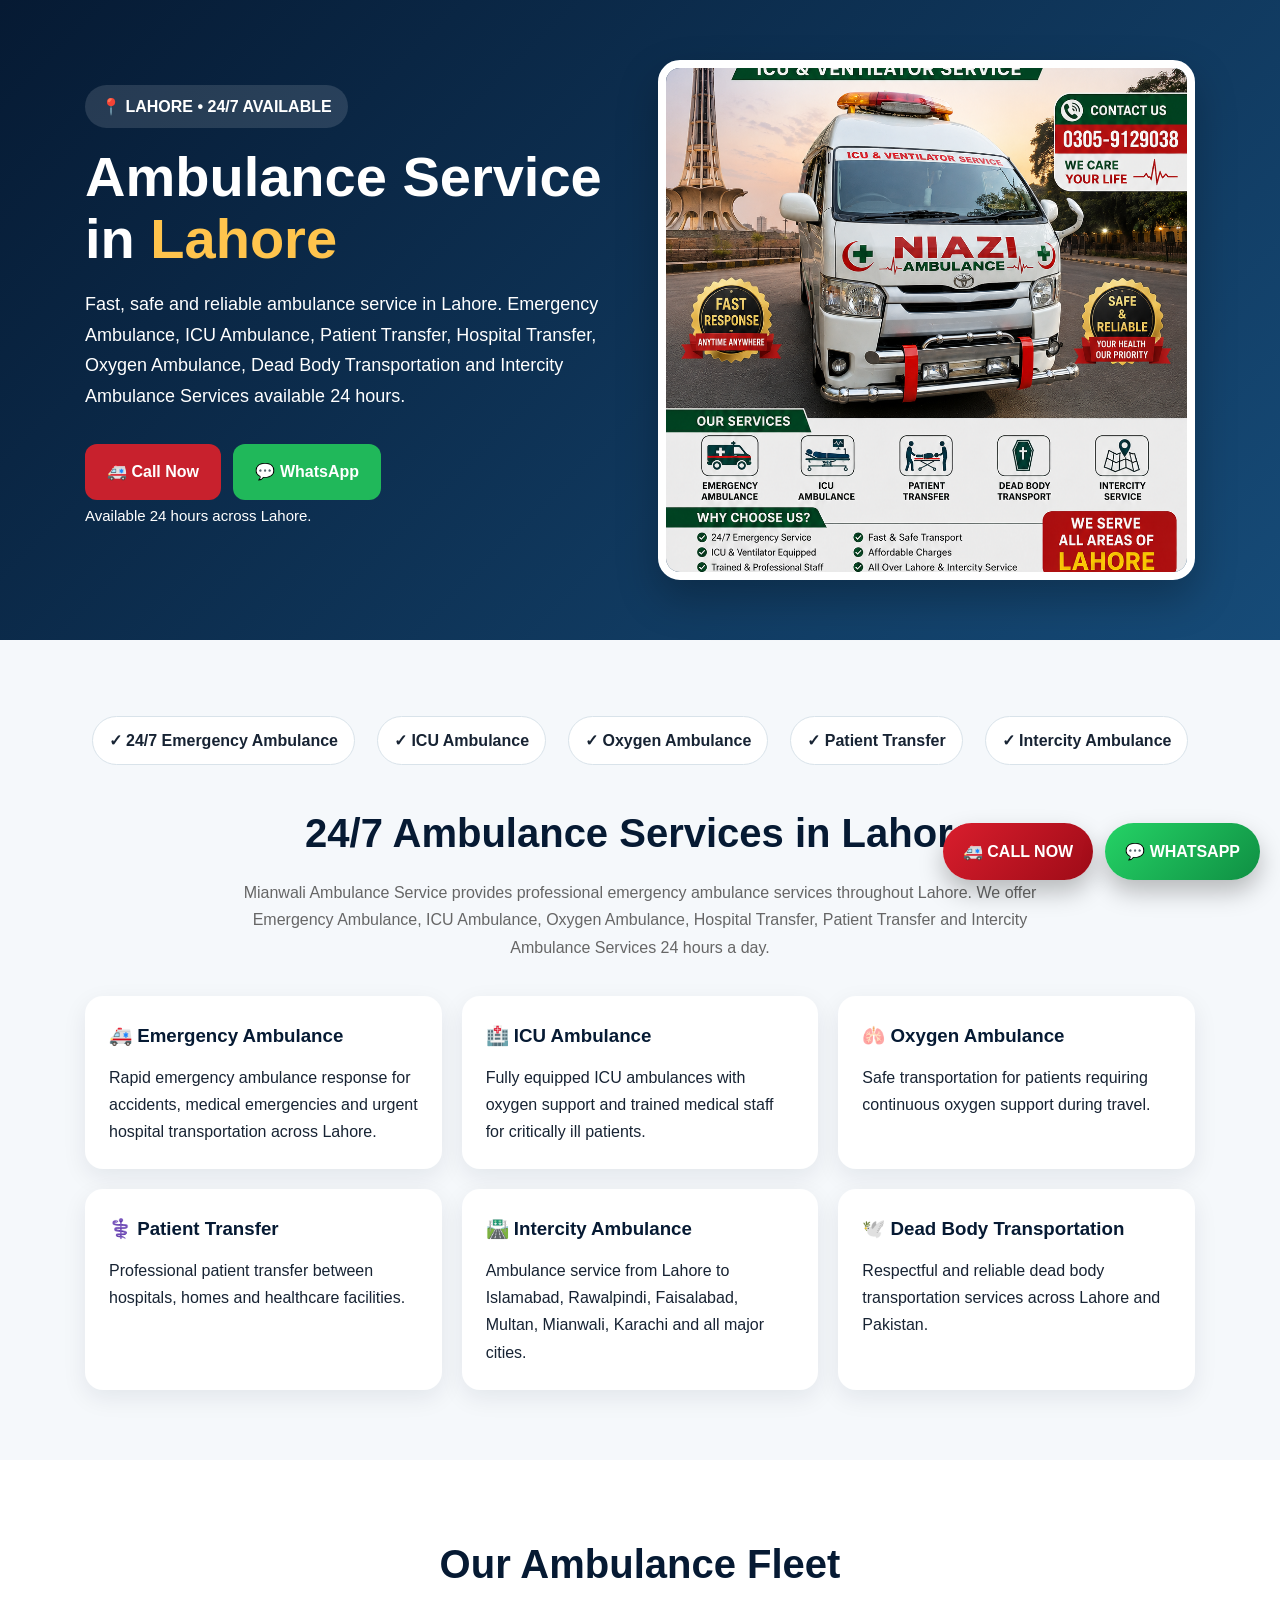
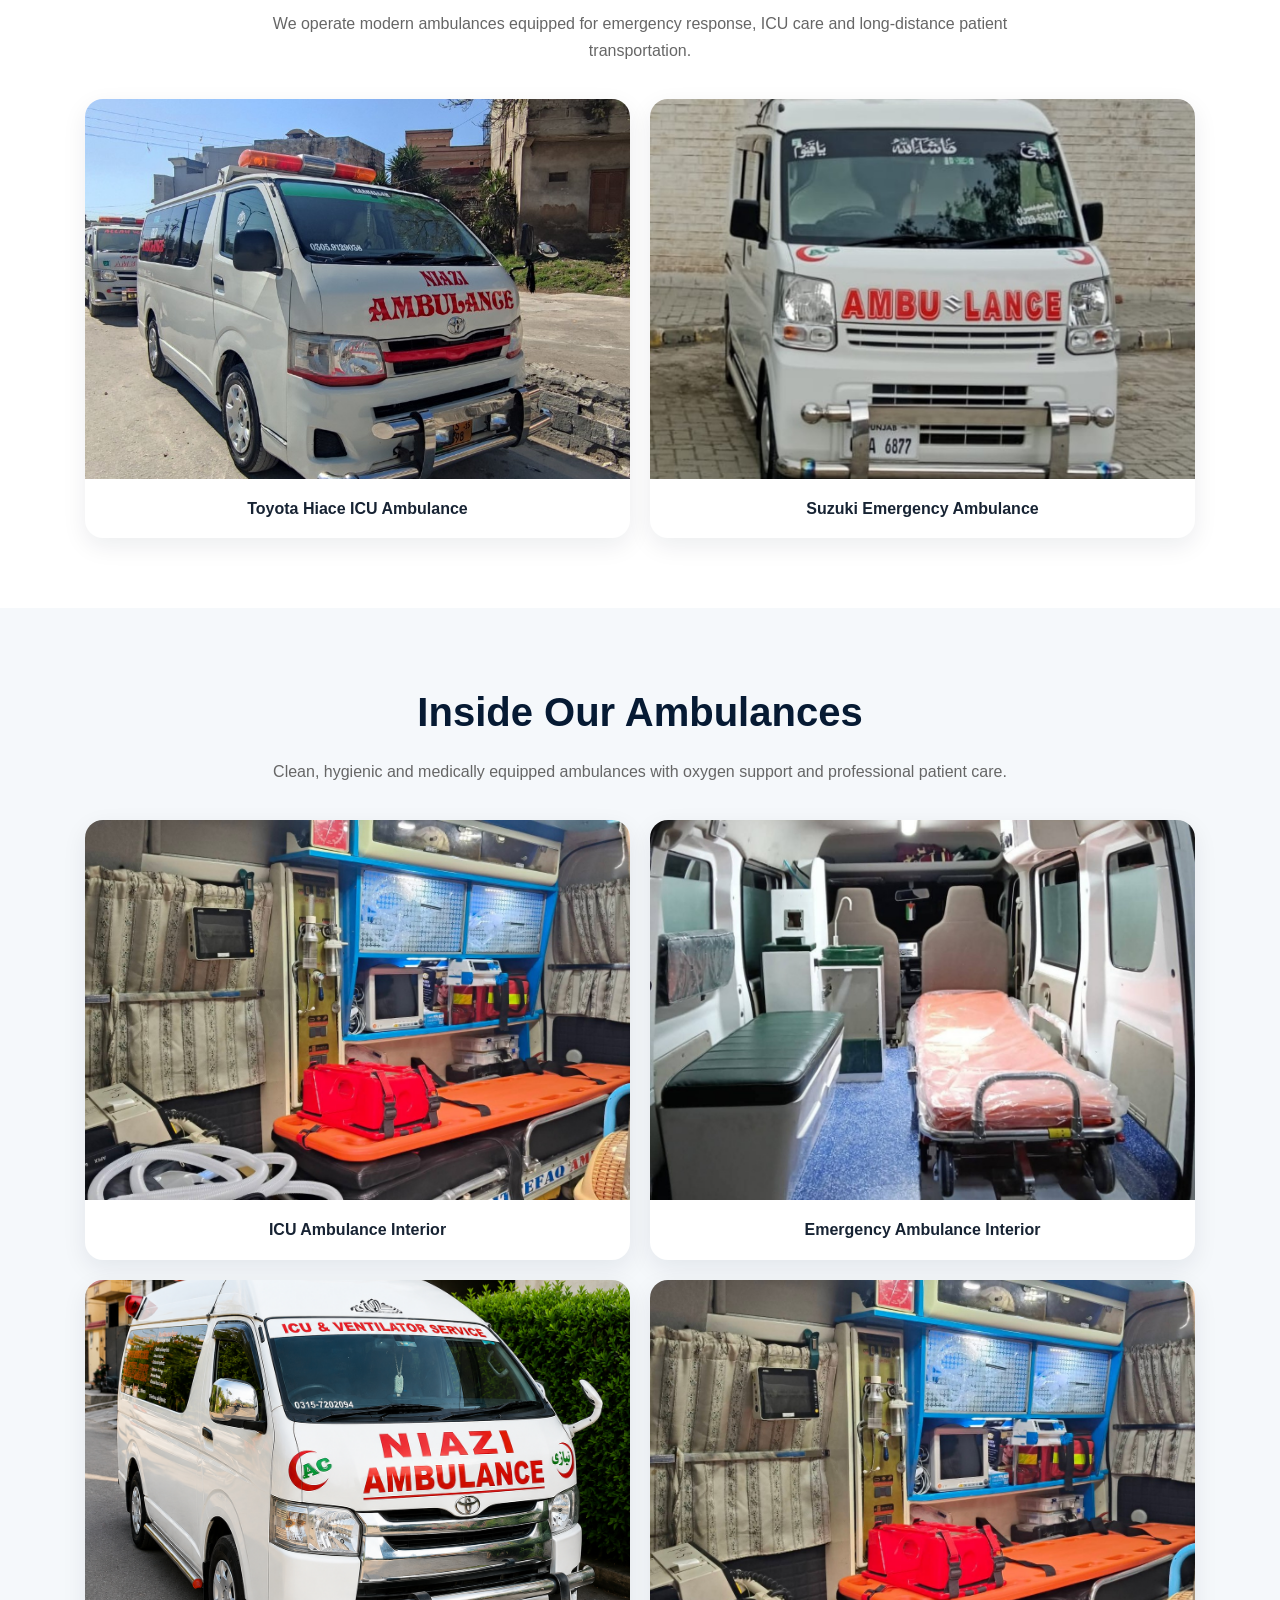
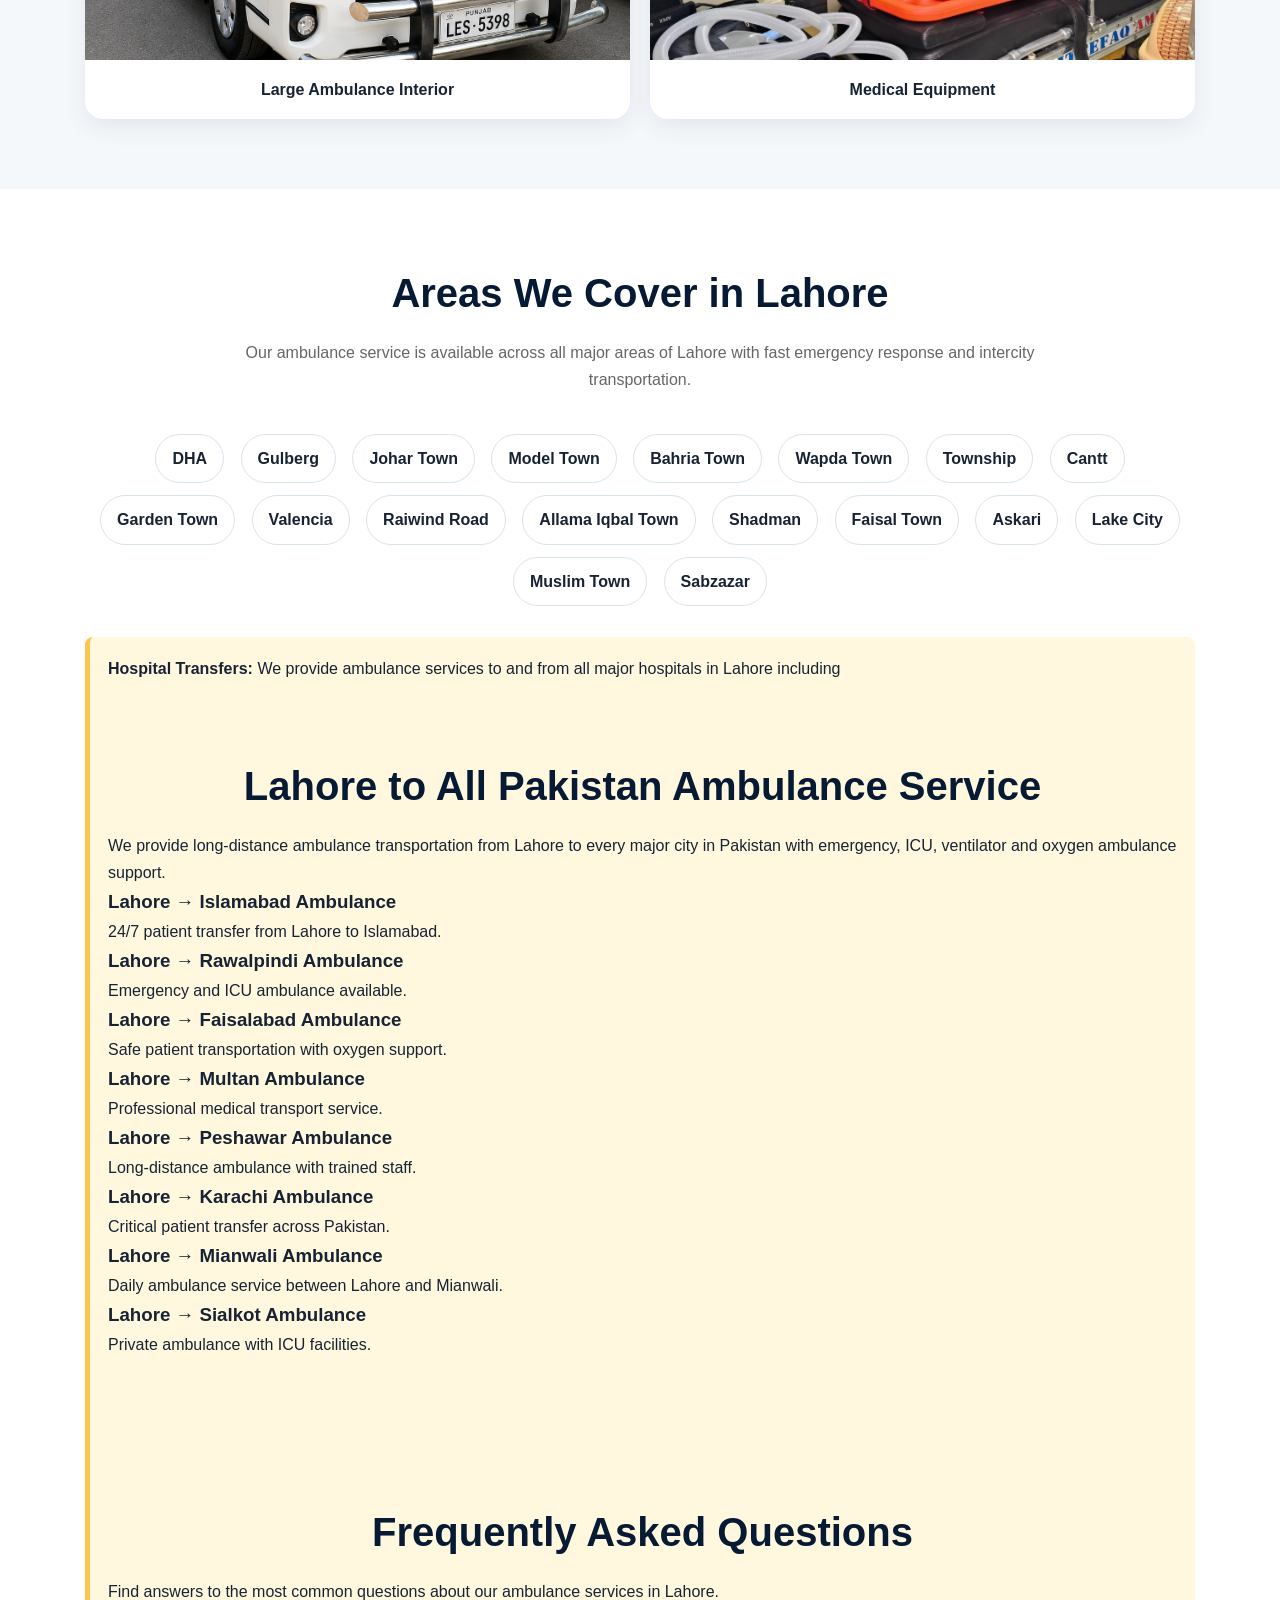
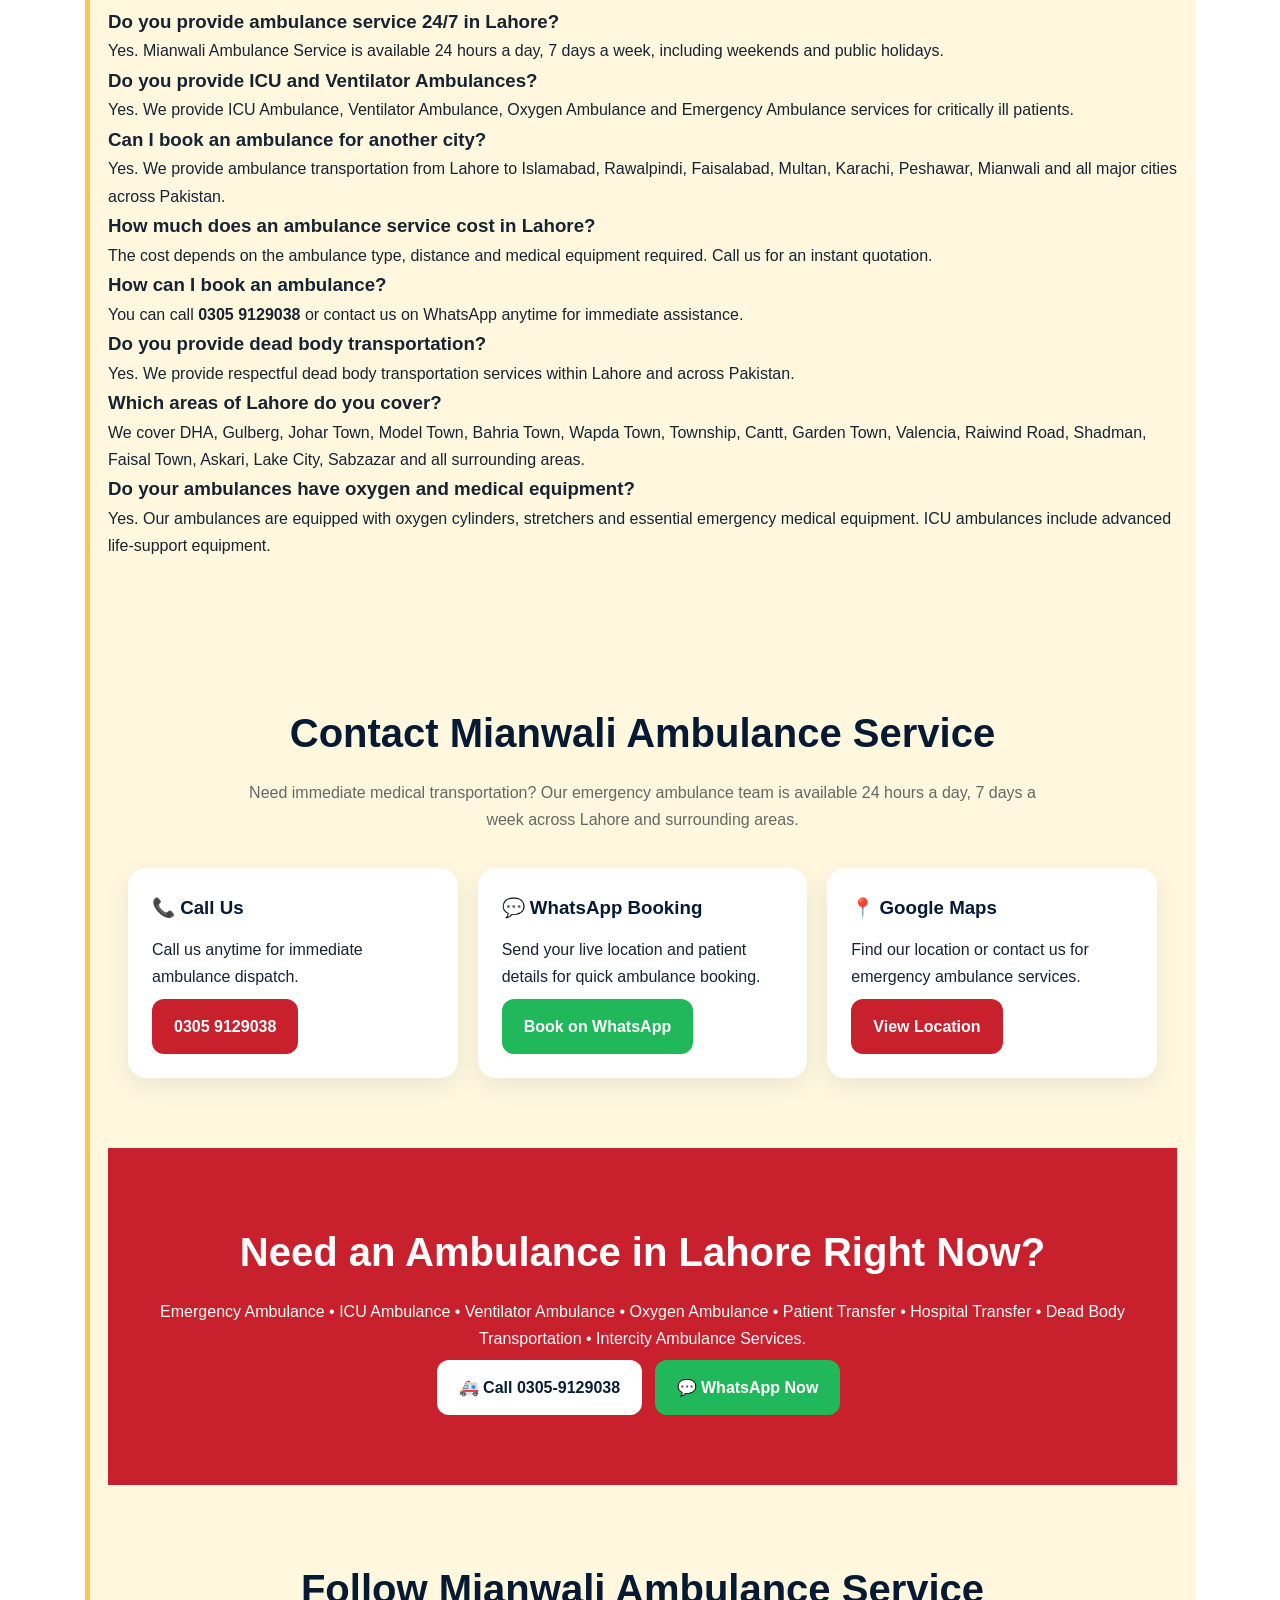
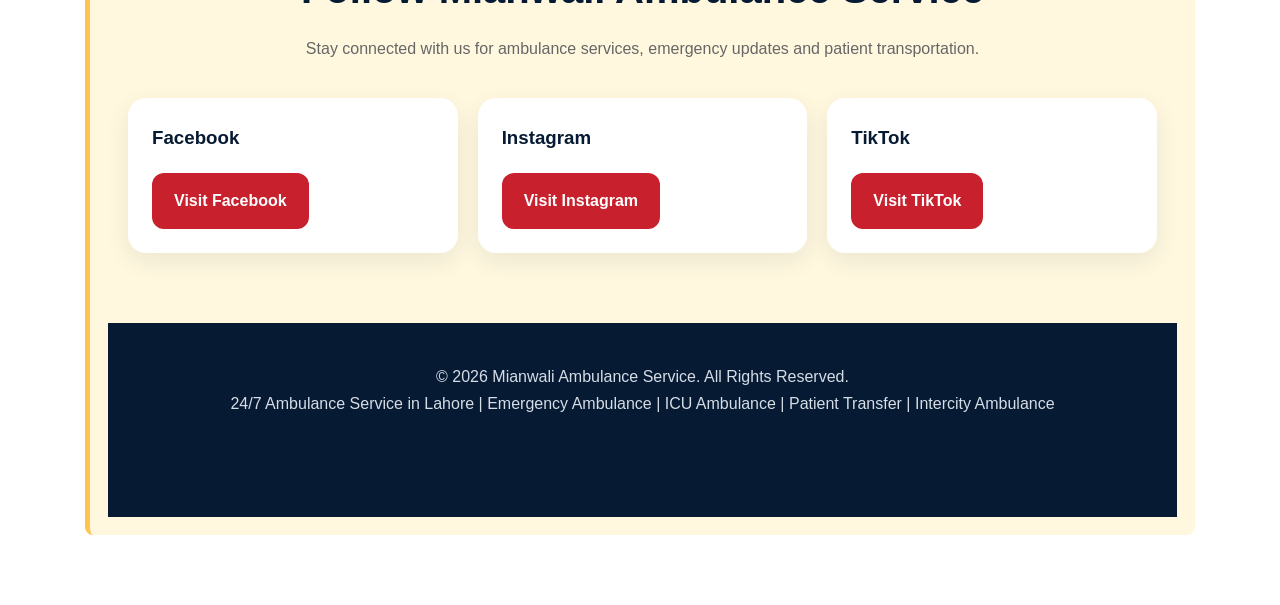
<file: ambulance-service-in-lahore/index.html>
<!DOCTYPE html>
<html lang="en">

<head>

<meta charset="utf-8">

<meta name="viewport" content="width=device-width,initial-scale=1">

<title>Ambulance Service in Lahore | 24/7 Mianwali Ambulance Service</title>

<meta name="description" content="Mianwali Ambulance Service Lahore provides 24/7 Emergency Ambulance, ICU Ambulance, Oxygen Ambulance, Patient Transfer, Hospital Transfer, Dead Body Transportation and Intercity Ambulance Services across Lahore and Pakistan.">

<meta name="keywords" content="Ambulance Service Lahore, Emergency Ambulance Lahore, ICU Ambulance Lahore, Patient Transfer Lahore, Oxygen Ambulance Lahore, Private Ambulance Lahore, Dead Body Transport Lahore, Intercity Ambulance Lahore">

<meta name="robots" content="index,follow,max-image-preview:large">

<meta name="author" content="Mianwali Ambulance Service">

<link rel="canonical" href="https://niaziambulance.github.io/niazi-ambulance/ambulance-service-in-lahore/">

<meta property="og:type" content="website">

<meta property="og:title" content="24/7 Ambulance Service in Lahore">

<meta property="og:description" content="Professional Emergency Ambulance Services Available 24 Hours in Lahore.">

<meta property="og:url" content="https://niaziambulance.github.io/niazi-ambulance/ambulance-service-in-lahore/">

<meta property="og:image" content="lahore-poster.jpg">

<meta name="twitter:card" content="summary_large_image">

<link rel="icon" href="favicon.png">

<link rel="stylesheet" href="style.css">

<script type="application/ld+json">

{
"@context":"https://schema.org",
"@type":"MedicalBusiness",
"name":"Mianwali Ambulance Service",
"url":"https://niaziambulance.github.io/niazi-ambulance/ambulance-service-in-lahore/",
"telephone":"+923059129038",
"areaServed":"Lahore",
"address":{
"@type":"PostalAddress",
"addressLocality":"Lahore",
"addressCountry":"Pakistan"
}
}

</script>

</head>

<body>

<header>

<div class="w hero">

<div>

<div class="tag">

📍 LAHORE • 24/7 AVAILABLE

</div>

<h1>

Ambulance Service in

<span class="gold">

Lahore

</span>

</h1>

<p>

Fast, safe and reliable ambulance service in Lahore.

Emergency Ambulance, ICU Ambulance,

Patient Transfer,

Hospital Transfer,

Oxygen Ambulance,

Dead Body Transportation

and Intercity Ambulance Services available 24 hours.

</p>

<a class="btn" href="tel:+923059129038">

🚑 Call Now

</a>

<a class="btn wa"

href="https://wa.me/923059129038">

💬 WhatsApp

</a>

<p>

<small>

Available 24 hours across Lahore.

</small>

</p>

</div>

<img

src="lahore-poster.jpg"

alt="Ambulance Service in Lahore">

</div>

</header>
<!-- ================= SERVICES ================= -->

<section>

<div class="w">

<div style="display:flex;flex-wrap:wrap;justify-content:center;gap:10px;margin-bottom:28px">

<span class="pill">✓ 24/7 Emergency Ambulance</span>

<span class="pill">✓ ICU Ambulance</span>

<span class="pill">✓ Oxygen Ambulance</span>

<span class="pill">✓ Patient Transfer</span>

<span class="pill">✓ Intercity Ambulance</span>

</div>

<h2>24/7 Ambulance Services in Lahore</h2>

<p class="sub">

Mianwali Ambulance Service provides professional emergency ambulance services throughout Lahore. We offer Emergency Ambulance, ICU Ambulance, Oxygen Ambulance, Hospital Transfer, Patient Transfer and Intercity Ambulance Services 24 hours a day.

</p>

<div class="grid">

<div class="card">

<h3>🚑 Emergency Ambulance</h3>

<p>

Rapid emergency ambulance response for accidents, medical emergencies and urgent hospital transportation across Lahore.

</p>

</div>

<div class="card">

<h3>🏥 ICU Ambulance</h3>

<p>

Fully equipped ICU ambulances with oxygen support and trained medical staff for critically ill patients.

</p>

</div>

<div class="card">

<h3>🫁 Oxygen Ambulance</h3>

<p>

Safe transportation for patients requiring continuous oxygen support during travel.

</p>

</div>

<div class="card">

<h3>⚕️ Patient Transfer</h3>

<p>

Professional patient transfer between hospitals, homes and healthcare facilities.

</p>

</div>

<div class="card">

<h3>🛣️ Intercity Ambulance</h3>

<p>

Ambulance service from Lahore to Islamabad, Rawalpindi, Faisalabad, Multan, Mianwali, Karachi and all major cities.

</p>

</div>

<div class="card">

<h3>🕊️ Dead Body Transportation</h3>

<p>

Respectful and reliable dead body transportation services across Lahore and Pakistan.

</p>

</div>

</div>

</div>

</section>

<!-- ================= FLEET ================= -->

<section style="background:white">

<div class="w">

<h2>Our Ambulance Fleet</h2>

<p class="sub">

We operate modern ambulances equipped for emergency response, ICU care and long-distance patient transportation.

</p>

<div class="grid fleet">

<figure>

<img src="hiace-front.jpg"

alt="Toyota Hiace Ambulance Lahore">

<figcaption>

Toyota Hiace ICU Ambulance

</figcaption>

</figure>

<figure>

<img src="suzuki-front.jpg"

alt="Suzuki Ambulance Lahore">

<figcaption>

Suzuki Emergency Ambulance

</figcaption>

</figure>

</div>

</div>

</section>

<!-- ================= INTERIOR ================= -->

<section>

<div class="w">

<h2>Inside Our Ambulances</h2>

<p class="sub">

Clean, hygienic and medically equipped ambulances with oxygen support and professional patient care.

</p>

<div class="gallery">

<figure>

<img src="hiace-interior.jpg"

alt="ICU Ambulance Interior">

<figcaption>

ICU Ambulance Interior

</figcaption>

</figure>

<figure>

<img src="suzuki-interior.jpg"

alt="Emergency Ambulance Interior">

<figcaption>

Emergency Ambulance Interior

</figcaption>

</figure>

<figure>

<img src="large-interior1.jpg"

alt="Large Ambulance Interior">

<figcaption>

Large Ambulance Interior

</figcaption>

</figure>

<figure>

<img src="icu-equipment.jpg"

alt="Medical Equipment">

<figcaption>

Medical Equipment

</figcaption>

</figure>

</div>

</div>

</section>
<!-- ================= AREAS ================= -->

<section style="background:white">

<div class="w">

<h2>Areas We Cover in Lahore</h2>

<p class="sub">

Our ambulance service is available across all major areas of Lahore with fast emergency response and intercity transportation.

</p>

<div class="pills">

<span class="pill">DHA</span>
<span class="pill">Gulberg</span>
<span class="pill">Johar Town</span>
<span class="pill">Model Town</span>
<span class="pill">Bahria Town</span>
<span class="pill">Wapda Town</span>
<span class="pill">Township</span>
<span class="pill">Cantt</span>
<span class="pill">Garden Town</span>
<span class="pill">Valencia</span>
<span class="pill">Raiwind Road</span>
<span class="pill">Allama Iqbal Town</span>
<span class="pill">Shadman</span>
<span class="pill">Faisal Town</span>
<span class="pill">Askari</span>
<span class="pill">Lake City</span>
<span class="pill">Muslim Town</span>
<span class="pill">Sabzazar</span>

</div>

<div class="note">

<b>Hospital Transfers:</b> We provide ambulance services to and from all major hospitals in Lahore including
  <!-- ================= ROUTES ================= -->

<section class="section" id="routes">
  <div class="container">

    <div class="section-head">
      <h2>Lahore to All Pakistan Ambulance Service</h2>
      <p>
        We provide long-distance ambulance transportation from Lahore to every
        major city in Pakistan with emergency, ICU, ventilator and oxygen
        ambulance support.
      </p>
    </div>

    <div class="route-grid">

      <div class="route-card">
        <h3>Lahore → Islamabad Ambulance</h3>
        <p>24/7 patient transfer from Lahore to Islamabad.</p>
      </div>

      <div class="route-card">
        <h3>Lahore → Rawalpindi Ambulance</h3>
        <p>Emergency and ICU ambulance available.</p>
      </div>

      <div class="route-card">
        <h3>Lahore → Faisalabad Ambulance</h3>
        <p>Safe patient transportation with oxygen support.</p>
      </div>

      <div class="route-card">
        <h3>Lahore → Multan Ambulance</h3>
        <p>Professional medical transport service.</p>
      </div>

      <div class="route-card">
        <h3>Lahore → Peshawar Ambulance</h3>
        <p>Long-distance ambulance with trained staff.</p>
      </div>

      <div class="route-card">
        <h3>Lahore → Karachi Ambulance</h3>
        <p>Critical patient transfer across Pakistan.</p>
      </div>

      <div class="route-card">
        <h3>Lahore → Mianwali Ambulance</h3>
        <p>Daily ambulance service between Lahore and Mianwali.</p>
      </div>

      <div class="route-card">
        <h3>Lahore → Sialkot Ambulance</h3>
        <p>Private ambulance with ICU facilities.</p>
      </div>

    </div>

  </div>
</section>
  <!-- ================= FAQ ================= -->

<section class="section" id="faq">

<div class="container">

<div class="section-head">
<h2>Frequently Asked Questions</h2>
<p>
Find answers to the most common questions about our ambulance services in Lahore.
</p>
</div>

<div class="faq-list">

<div class="faq-item">
<h3>Do you provide ambulance service 24/7 in Lahore?</h3>
<p>Yes. Mianwali Ambulance Service is available 24 hours a day, 7 days a week, including weekends and public holidays.</p>
</div>

<div class="faq-item">
<h3>Do you provide ICU and Ventilator Ambulances?</h3>
<p>Yes. We provide ICU Ambulance, Ventilator Ambulance, Oxygen Ambulance and Emergency Ambulance services for critically ill patients.</p>
</div>

<div class="faq-item">
<h3>Can I book an ambulance for another city?</h3>
<p>Yes. We provide ambulance transportation from Lahore to Islamabad, Rawalpindi, Faisalabad, Multan, Karachi, Peshawar, Mianwali and all major cities across Pakistan.</p>
</div>

<div class="faq-item">
<h3>How much does an ambulance service cost in Lahore?</h3>
<p>The cost depends on the ambulance type, distance and medical equipment required. Call us for an instant quotation.</p>
</div>

<div class="faq-item">
<h3>How can I book an ambulance?</h3>
<p>You can call <strong>0305 9129038</strong> or contact us on WhatsApp anytime for immediate assistance.</p>
</div>

<div class="faq-item">
<h3>Do you provide dead body transportation?</h3>
<p>Yes. We provide respectful dead body transportation services within Lahore and across Pakistan.</p>
</div>

<div class="faq-item">
<h3>Which areas of Lahore do you cover?</h3>
<p>We cover DHA, Gulberg, Johar Town, Model Town, Bahria Town, Wapda Town, Township, Cantt, Garden Town, Valencia, Raiwind Road, Shadman, Faisal Town, Askari, Lake City, Sabzazar and all surrounding areas.</p>
</div>

<div class="faq-item">
<h3>Do your ambulances have oxygen and medical equipment?</h3>
<p>Yes. Our ambulances are equipped with oxygen cylinders, stretchers and essential emergency medical equipment. ICU ambulances include advanced life-support equipment.</p>
</div>

</div>

</div>

</section>
<!-- ================= CONTACT US ================= -->

<section class="section" id="contact">

<div class="w">

<h2>Contact Mianwali Ambulance Service</h2>

<p class="sub">

Need immediate medical transportation? Our emergency ambulance team is available 24 hours a day, 7 days a week across Lahore and surrounding areas.

</p>

<div class="grid">

<div class="card">

<h3>📞 Call Us</h3>

<p>

Call us anytime for immediate ambulance dispatch.

</p>

<a class="btn" href="tel:+923059129038">

0305 9129038

</a>

</div>

<div class="card">

<h3>💬 WhatsApp Booking</h3>

<p>

Send your live location and patient details for quick ambulance booking.

</p>

<a class="btn wa"

href="https://wa.me/923059129038?text=Assalamualaikum,%20I%20need%20an%20ambulance%20in%20Lahore."

target="_blank">

Book on WhatsApp

</a>

</div>

<div class="card">

<h3>📍 Google Maps</h3>

<p>

Find our location or contact us for emergency ambulance services.

</p>

<a class="btn"

href="https://maps.app.goo.gl/P9jLNxHtKcPFGqdE7"

target="_blank">

View Location

</a>

</div>

</div>

</div>

</section>

<!-- ================= EMERGENCY CALL TO ACTION ================= -->

<section class="cta">

<div class="w">

<h2>Need an Ambulance in Lahore Right Now?</h2>

<p>

Emergency Ambulance • ICU Ambulance • Ventilator Ambulance • Oxygen Ambulance • Patient Transfer • Hospital Transfer • Dead Body Transportation • Intercity Ambulance Services.

</p>

<a class="btn"

style="background:white;color:#071d38"

href="tel:+923059129038">

🚑 Call 0305-9129038

</a>

<a class="btn wa"

href="https://wa.me/923059129038"

target="_blank">

💬 WhatsApp Now

</a>

</div>

</section>
<!-- ================= SOCIAL MEDIA ================= -->

<section class="section">

<div class="w">

<h2>Follow Mianwali Ambulance Service</h2>

<p class="sub">

Stay connected with us for ambulance services, emergency updates and patient transportation.

</p>

<div class="grid">

<div class="card">

<h3>Facebook</h3>

<a class="btn"
href="https://www.facebook.com/share/19BLojFP5B/"
target="_blank">

Visit Facebook

</a>

</div>

<div class="card">

<h3>Instagram</h3>

<a class="btn"
href="https://www.instagram.com/niaziambulanceservice"
target="_blank">

Visit Instagram

</a>

</div>

<div class="card">

<h3>TikTok</h3>

<a class="btn"
href="https://www.tiktok.com/@niazi.ambulance.m"
target="_blank">

Visit TikTok

</a>

</div>

</div>

</div>

</section>

<!-- ================= FOOTER ================= -->

<footer class="foot">

<div class="w">

<p>

© 2026 Mianwali Ambulance Service. All Rights Reserved.

</p>

<p>

24/7 Ambulance Service in Lahore | Emergency Ambulance | ICU Ambulance | Patient Transfer | Intercity Ambulance

</p>

</div>

</footer>

<!-- Floating Buttons -->

<div class="fixed-contact">

<a class="fixed-call"
href="tel:+923059129038">

🚑 CALL NOW

</a>

<a class="fixed-wa"
href="https://wa.me/923059129038"
target="_blank">

💬 WHATSAPP

</a>

</div>

</body>

</html>
</file>
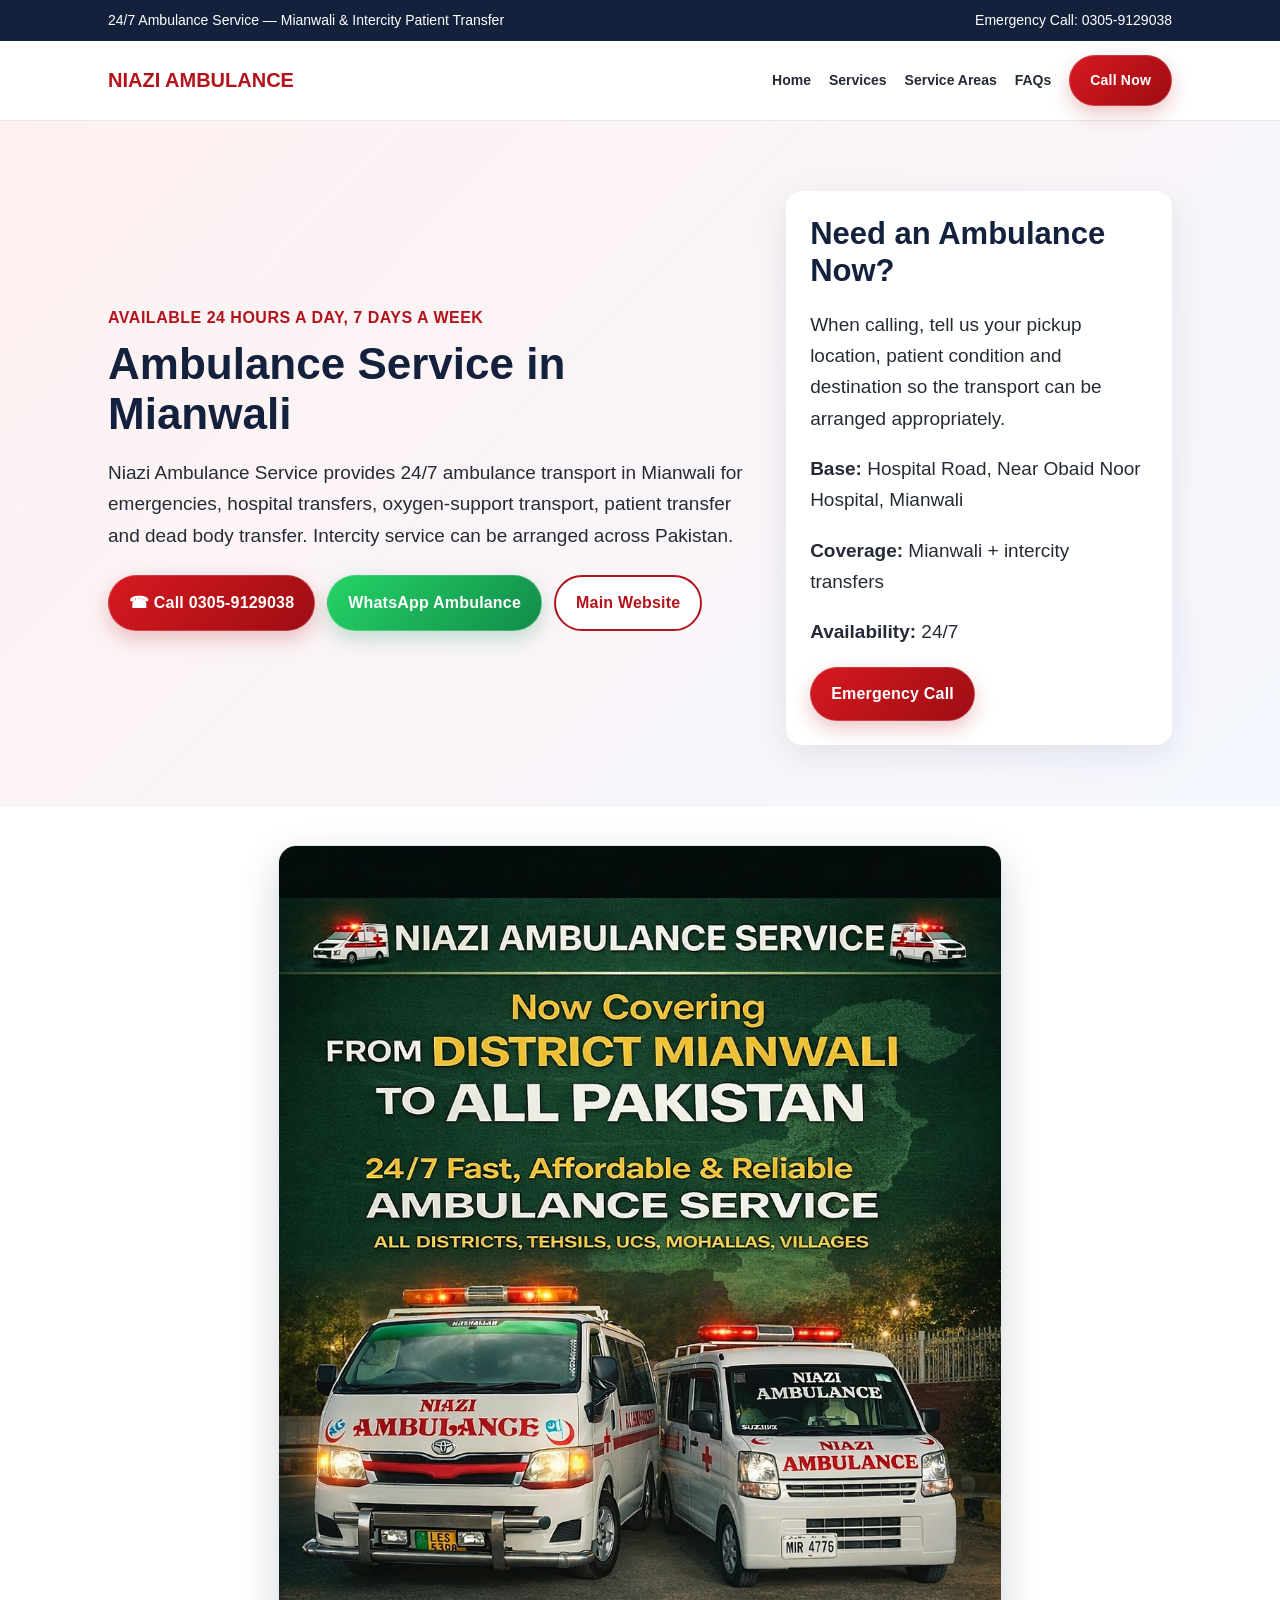
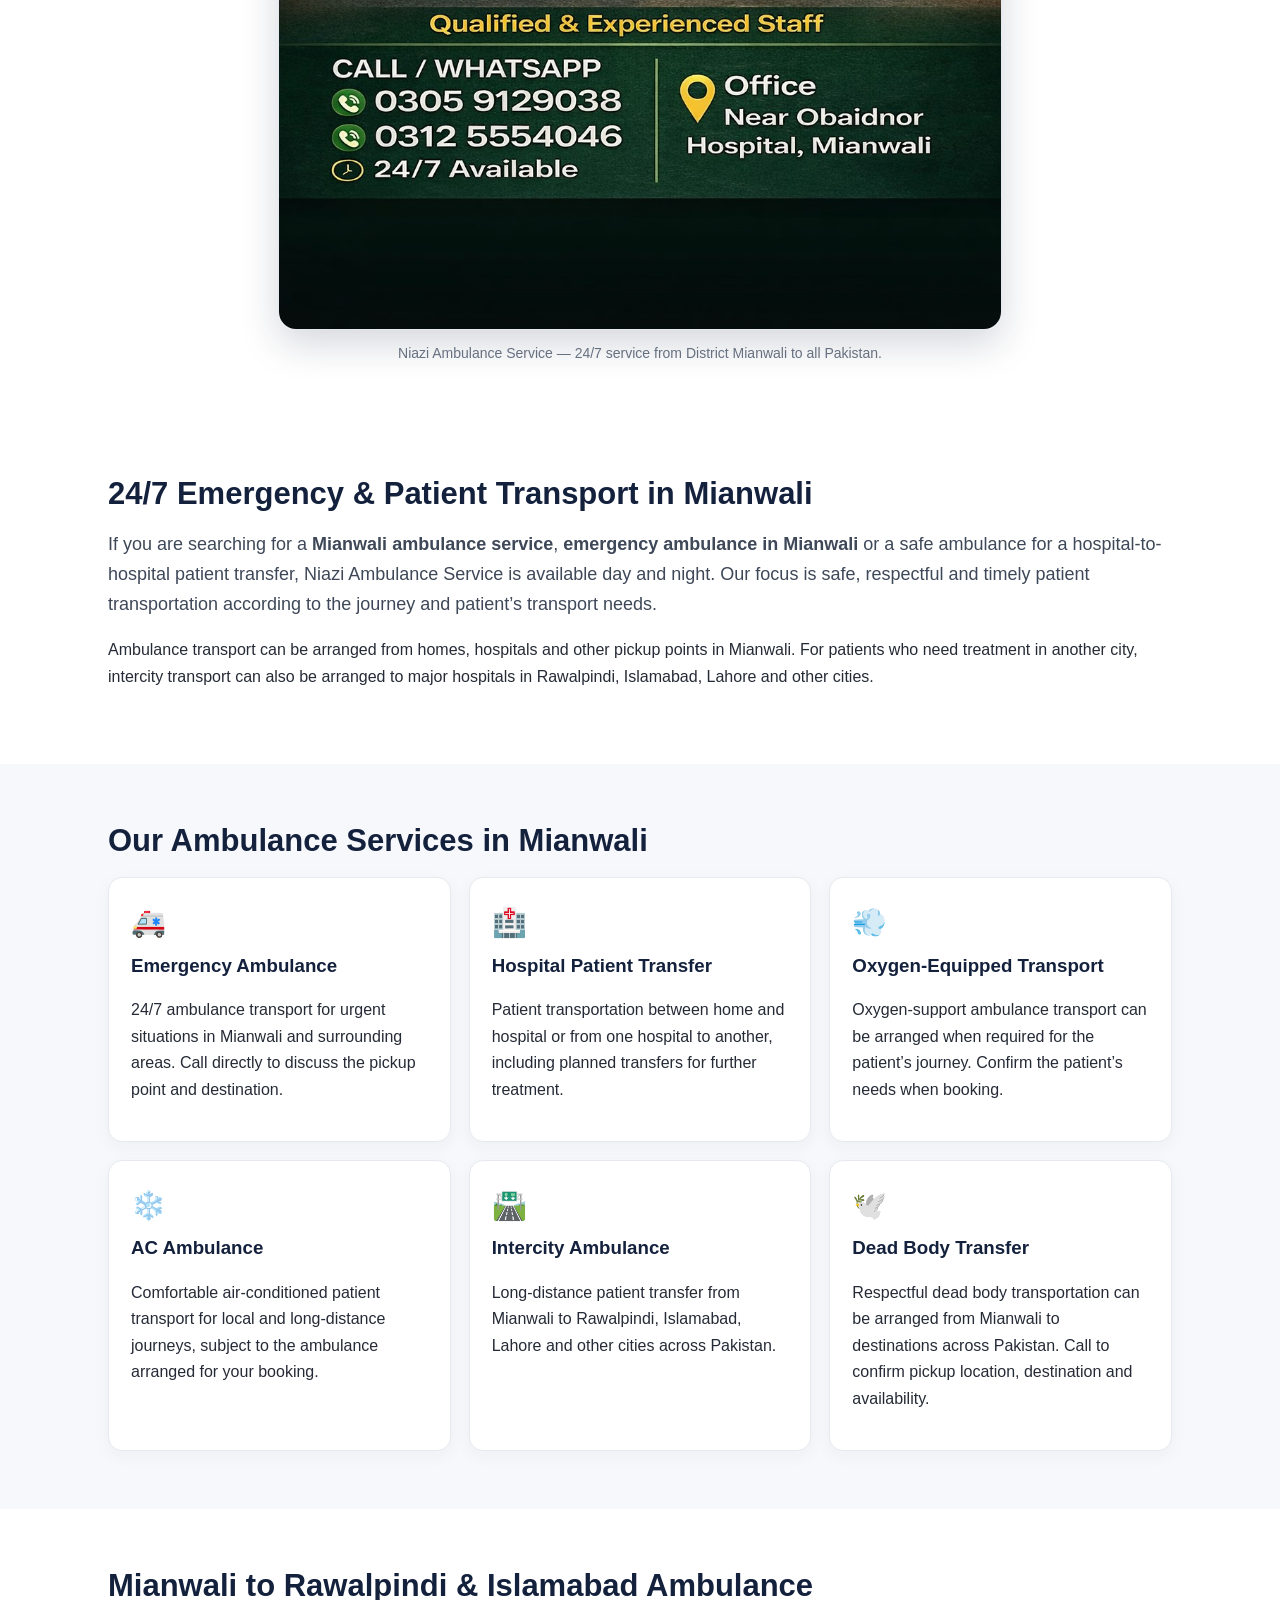
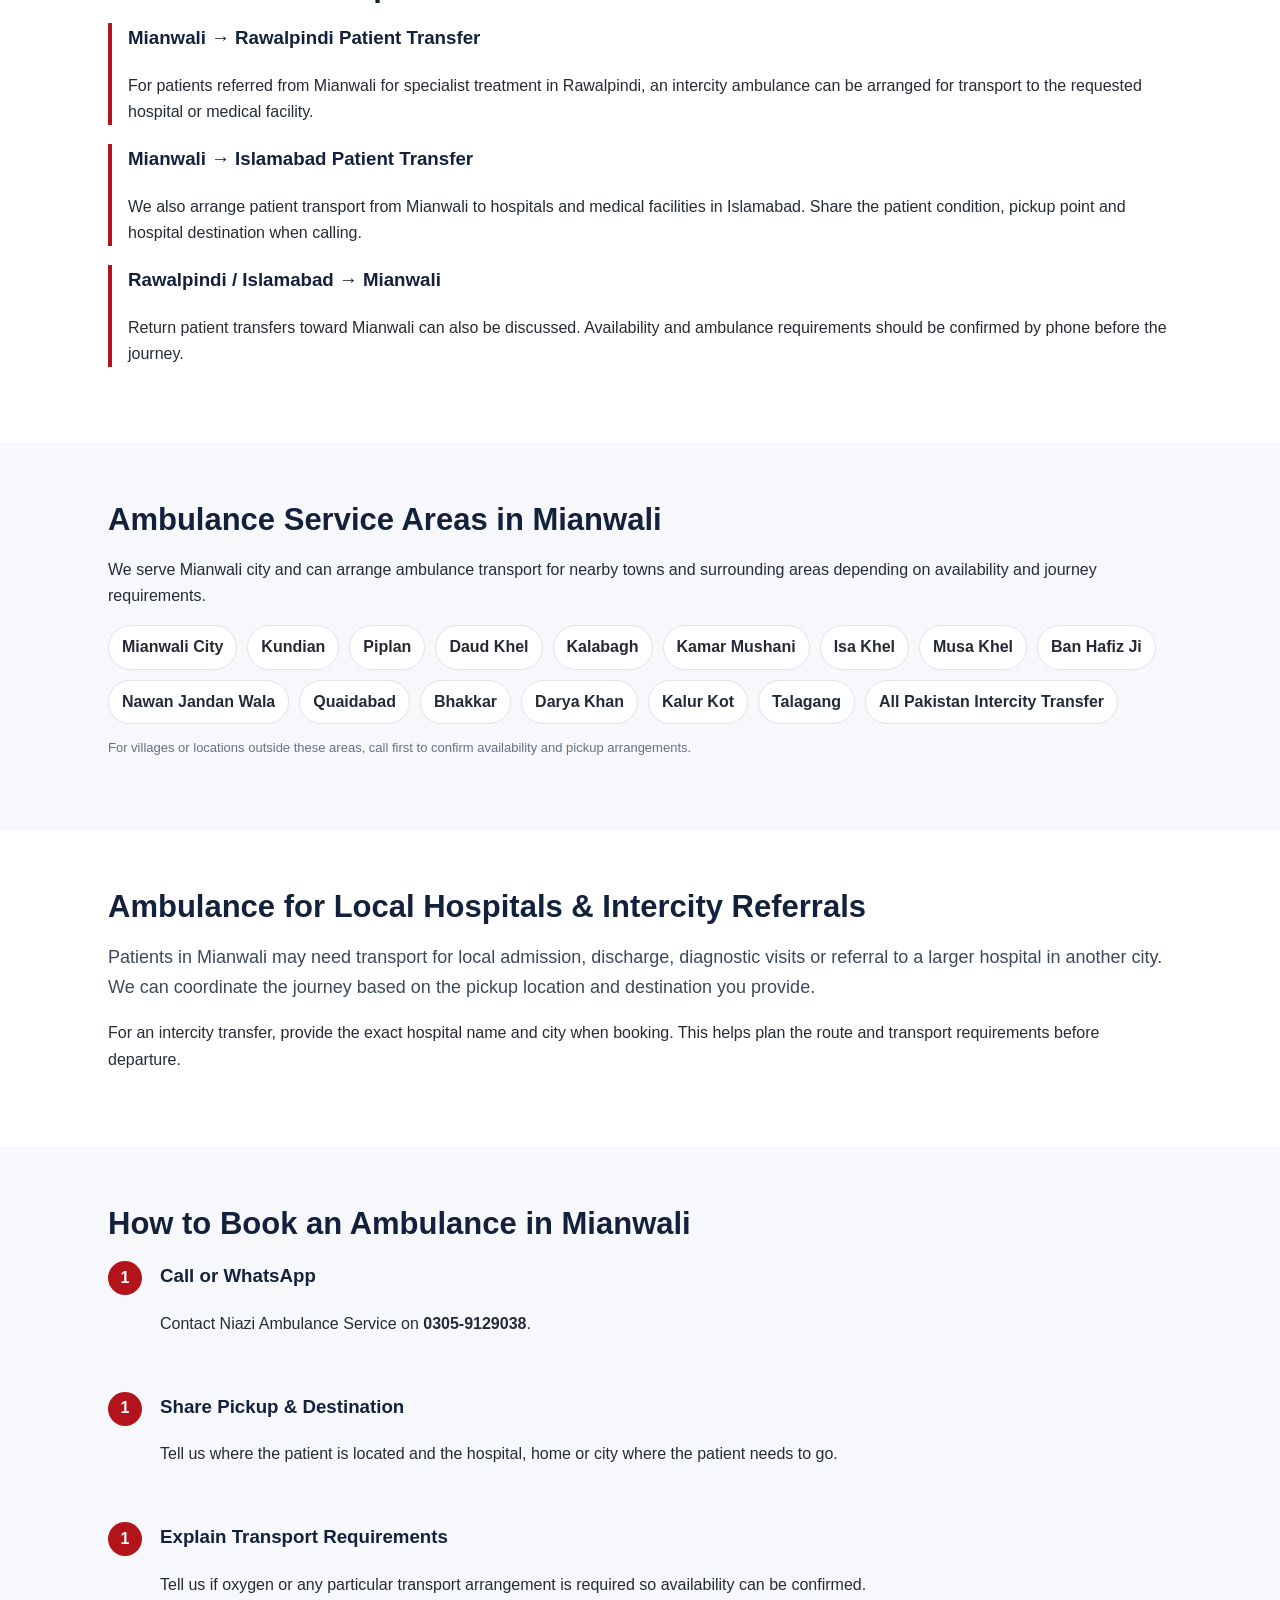
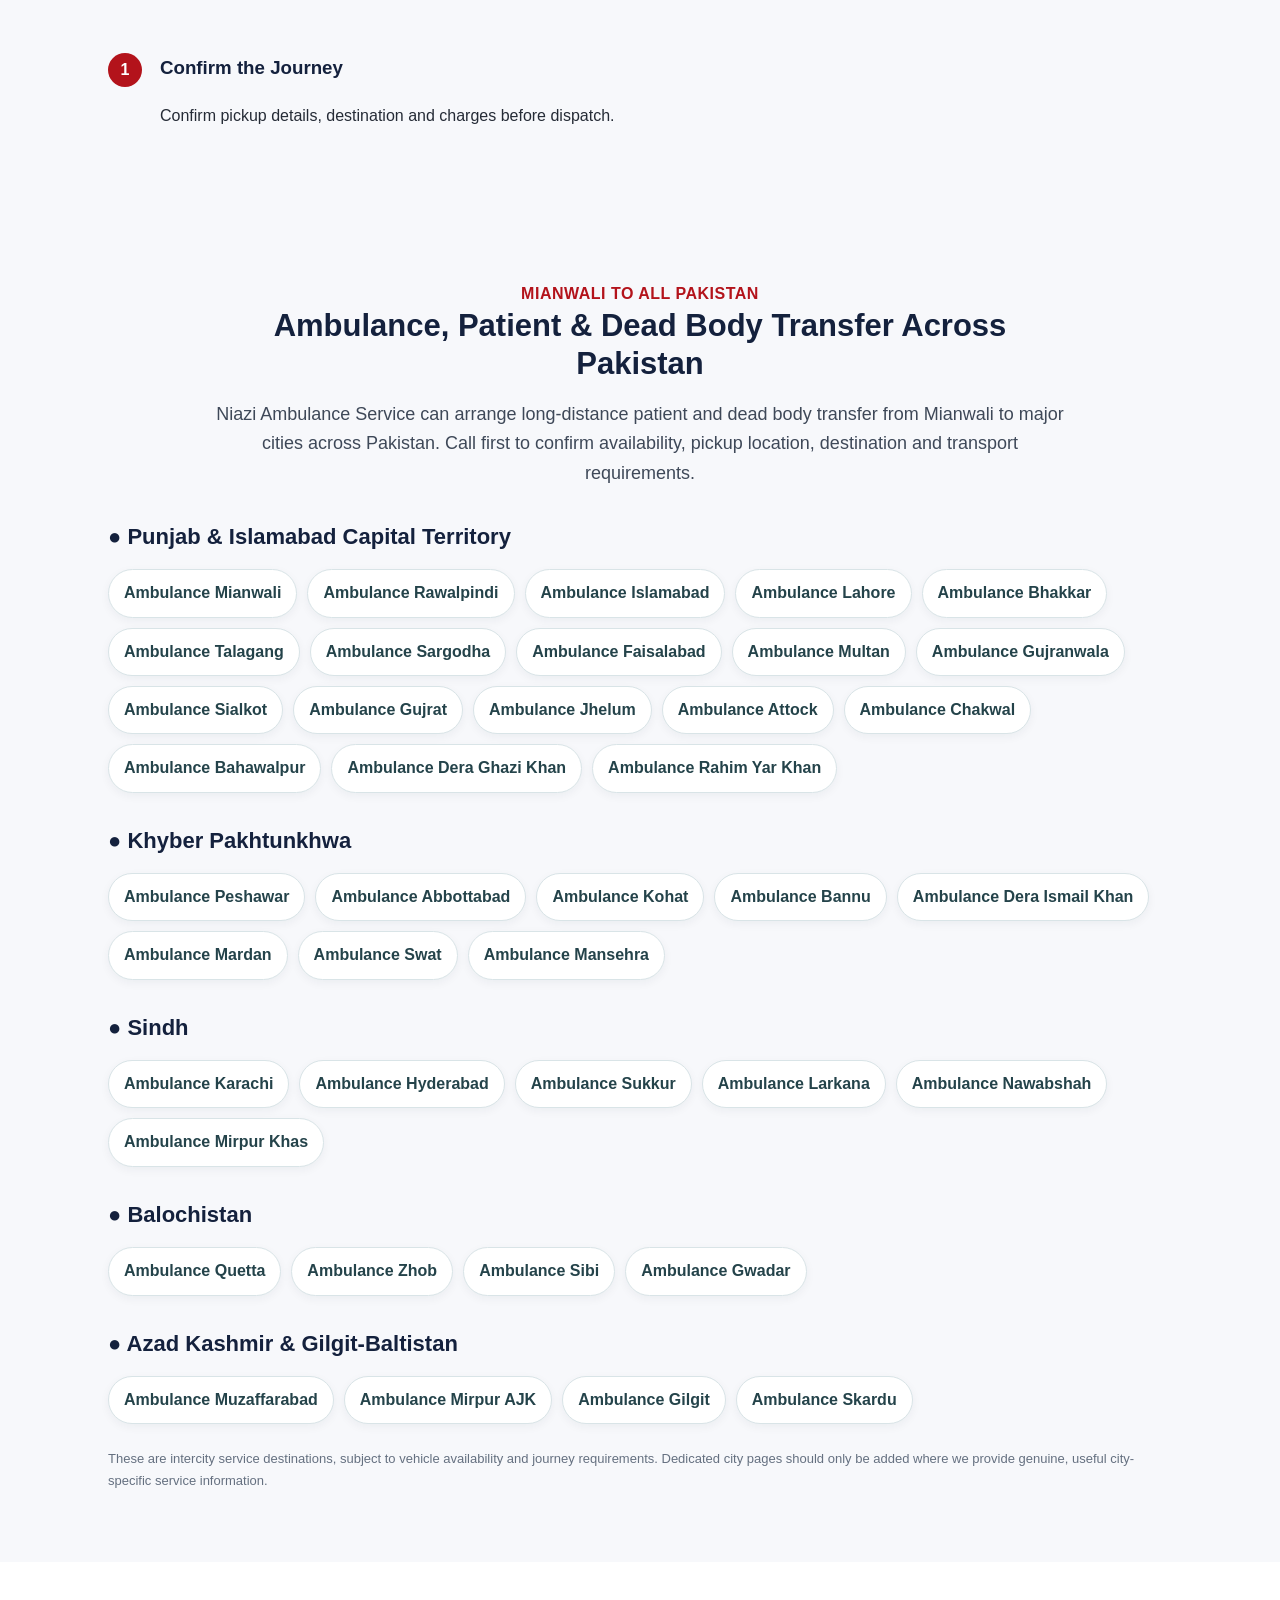
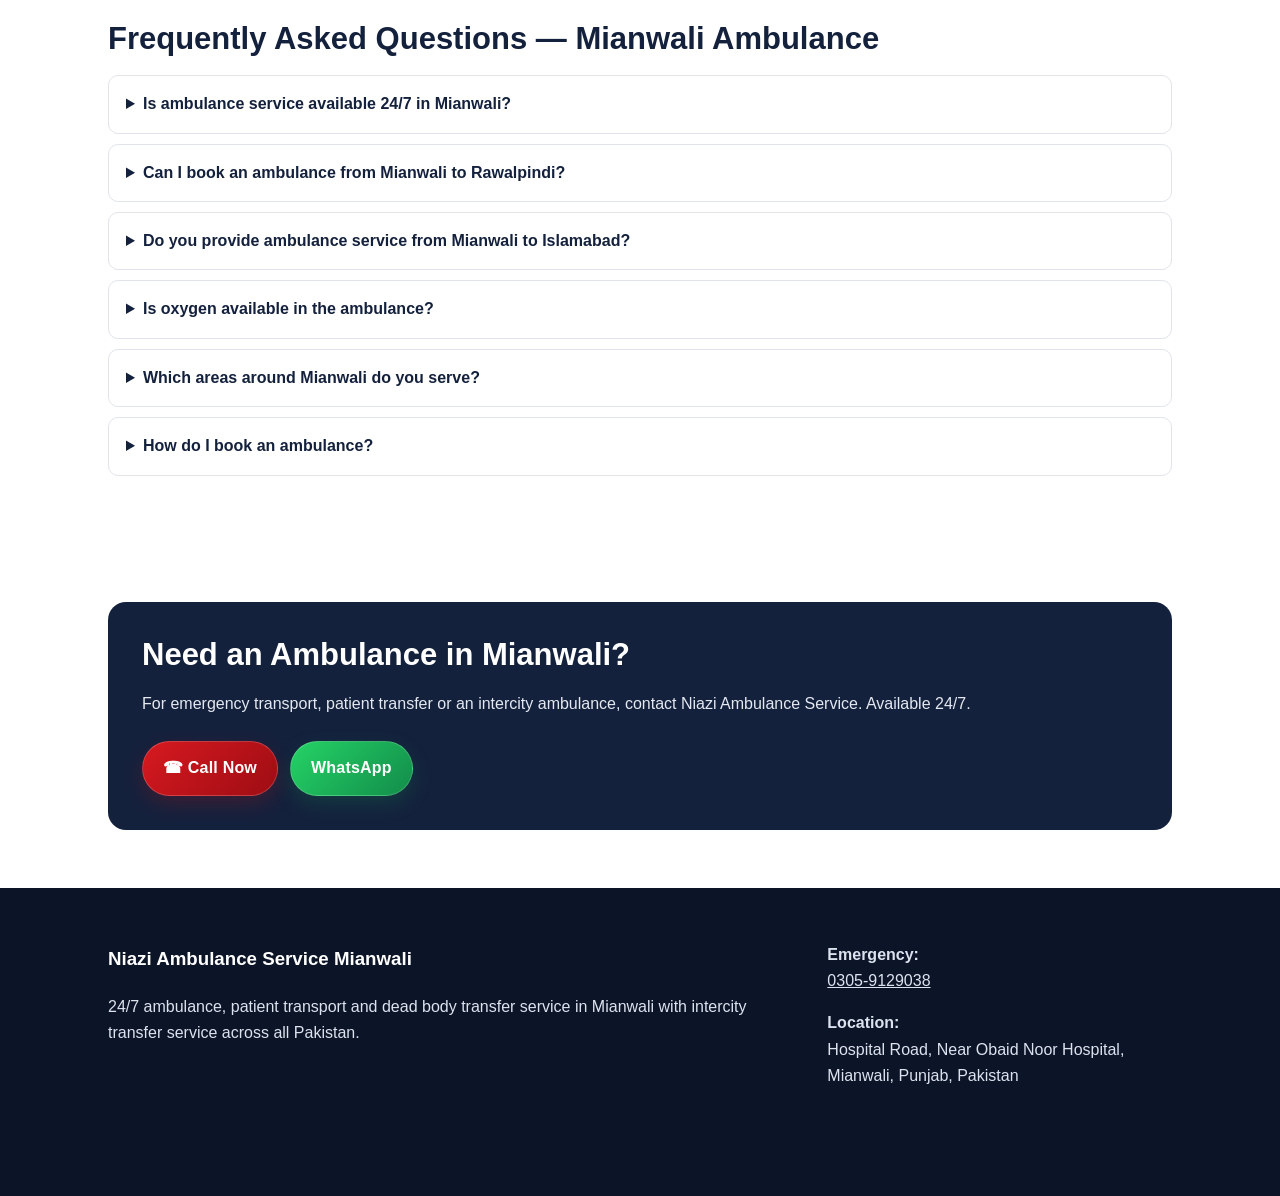
<file: ambulance-service-in-mianwali/index.html>
<!doctype html>
<html lang="en-PK">
<head>
  <meta charset="utf-8">
  <meta name="viewport" content="width=device-width, initial-scale=1">
  <title>Ambulance Service in Mianwali | 24/7 Emergency Ambulance</title>
  <meta name="description" content="24/7 emergency ambulance, patient transfer, dead body transfer and intercity ambulance service in Mianwali and across Pakistan.">
  <meta name="robots" content="index,follow,max-image-preview:large">
  <meta name="author" content="Niazi Ambulance Service Mianwali">
  <link rel="canonical" href="https://niaziambulance.github.io/niazi-ambulance/ambulance-service-in-mianwali/">

  <meta property="og:type" content="website">
  <meta property="og:title" content="Ambulance Service in Mianwali | 24/7 Emergency Ambulance">
  <meta property="og:description" content="24/7 emergency ambulance, patient transfer, dead body transfer and intercity ambulance service in Mianwali and across Pakistan.">
  <meta property="og:url" content="https://niaziambulance.github.io/niazi-ambulance/ambulance-service-in-mianwali/">
  <meta property="og:site_name" content="Niazi Ambulance Service Mianwali">

  <style>
    :root{--red:#b3131b;--dark:#14213d;--light:#f7f8fb;--green:#147a43;--text:#252b36;--muted:#657080}
    *{box-sizing:border-box} body{margin:0;font-family:Arial,Helvetica,sans-serif;color:var(--text);line-height:1.65;background:#fff}
    a{color:inherit}.wrap{max-width:1100px;margin:auto;padding:0 18px}
    .top{background:var(--dark);color:#fff;padding:9px 0;font-size:14px}.top .wrap{display:flex;justify-content:space-between;gap:15px;flex-wrap:wrap}
    header{background:#fff;border-bottom:1px solid #e8e8e8;position:sticky;top:0;z-index:10}
    nav{display:flex;align-items:center;justify-content:space-between;gap:18px;padding:14px 0}.brand{font-weight:800;color:var(--red);font-size:20px;text-decoration:none}
    .navlinks{display:flex;gap:18px;align-items:center}.navlinks a{text-decoration:none;font-weight:600;font-size:14px}
    .btn{display:inline-flex;align-items:center;justify-content:center;gap:8px;text-decoration:none;background:linear-gradient(135deg,#d71920,#9d0d13);color:#fff!important;padding:13px 20px;border-radius:999px;font-weight:800;letter-spacing:.2px;box-shadow:0 8px 20px rgba(179,19,27,.24);border:1px solid rgba(255,255,255,.18);transition:transform .18s ease,box-shadow .18s ease}
    .btn:hover{transform:translateY(-2px);box-shadow:0 12px 26px rgba(20,33,61,.22)} .btn.green{background:linear-gradient(135deg,#25D366,#128C4A);box-shadow:0 8px 20px rgba(18,140,74,.24)} .btn.outline{background:#fff;color:var(--red)!important;border:2px solid var(--red);box-shadow:none}
    .hero{background:linear-gradient(135deg,#fff1f1,#f5f8ff);padding:70px 0 62px}.hero-grid{display:grid;grid-template-columns:1.25fr .75fr;gap:35px;align-items:center}
    .eyebrow{color:var(--red);font-weight:800;text-transform:uppercase;letter-spacing:.5px}.hero h1{font-size:44px;line-height:1.12;margin:8px 0 16px;color:var(--dark)}
    .hero p{font-size:19px;max-width:760px}.actions{display:flex;gap:12px;flex-wrap:wrap;margin-top:24px}
    .quick{background:#fff;border-radius:16px;padding:24px;box-shadow:0 10px 35px #18243b18}.quick h2{margin-top:0;color:var(--dark)}
    section{padding:58px 0}.soft{background:var(--light)} h2{font-size:31px;line-height:1.2;color:var(--dark);margin:0 0 18px} h3{color:var(--dark)}
    .lead{font-size:18px;color:#3e4858}.grid3{display:grid;grid-template-columns:repeat(3,1fr);gap:18px}.card{background:#fff;border:1px solid #e6e9ef;border-radius:14px;padding:22px;box-shadow:0 5px 18px #18243b0b}
    .card h3{margin:4px 0 8px}.icon{font-size:28px}.areas{display:flex;flex-wrap:wrap;gap:10px}.pill{background:#fff;border:1px solid #dfe3ea;border-radius:999px;padding:8px 13px;font-weight:600}
    .route{border-left:4px solid var(--red);padding-left:16px;margin:18px 0}.steps{counter-reset:s}.step{position:relative;padding:0 0 20px 52px}.step:before{counter-increment:s;content:counter(s);position:absolute;left:0;top:0;width:34px;height:34px;border-radius:50%;background:var(--red);color:#fff;display:grid;place-items:center;font-weight:800}
    details{background:#fff;border:1px solid #e1e5eb;border-radius:10px;padding:15px 17px;margin:10px 0} summary{cursor:pointer;font-weight:700;color:var(--dark)}
    .cta{background:var(--dark);color:#fff;border-radius:18px;padding:34px}.cta h2{color:#fff}.cta p{color:#e4e9f1}
    footer{background:#0c1427;color:#dce3ef;padding:38px 0 90px}.footergrid{display:grid;grid-template-columns:2fr 1fr;gap:30px}.small{font-size:13px;color:var(--muted)}
    .floating{position:fixed;left:0;right:0;bottom:0;background:#fff;border-top:1px solid #ddd;padding:9px 12px;display:none;z-index:20}.floating .inner{display:grid;grid-template-columns:1fr 1fr;gap:8px}


    .cities-intro{text-align:center;max-width:850px;margin:0 auto 30px}
    .province{margin-top:30px}.province h3{font-size:22px;margin:0 0 14px;color:var(--dark)}
    .city-links{display:flex;flex-wrap:wrap;gap:10px}
    .city-chip{display:inline-flex;align-items:center;text-decoration:none;background:#fff;border:1px solid #d9e4e7;border-radius:999px;padding:10px 15px;font-weight:700;color:#24434a;box-shadow:0 3px 10px rgba(20,33,61,.05)}
    .city-chip:hover{transform:translateY(-1px);box-shadow:0 6px 16px rgba(20,33,61,.10)}
    .poster-section{padding:38px 0;background:#fff}
    .poster-wrap{max-width:760px;margin:auto}
    .poster-img{display:block;width:100%;height:auto;border-radius:18px;box-shadow:0 14px 38px rgba(20,33,61,.18);border:1px solid #e5e8ee}
    .poster-caption{text-align:center;margin-top:12px;font-size:14px;color:var(--muted)}
    @media(max-width:800px){.hero-grid,.grid3,.footergrid{grid-template-columns:1fr}.hero{padding:45px 0}.hero h1{font-size:34px}.navlinks a:not(.btn){display:none}.floating{display:block}section{padding:42px 0}}
  </style>

  <script type="application/ld+json">
  {
    "@context":"https://schema.org",
    "@type":"LocalBusiness",
    "@id":"https://niaziambulance.github.io/niazi-ambulance/#business",
    "name":"Niazi Ambulance Service Mianwali",
    "url":"https://niaziambulance.github.io/niazi-ambulance/",
    "telephone":"+923059129038",
    "description":"24/7 ambulance, patient transport and dead body transfer service based in Mianwali, serving local routes and intercity transfers across Pakistan.",
    "address":{
      "@type":"PostalAddress",
      "streetAddress":"Hospital Road, Near Obaid Noor Hospital",
      "addressLocality":"Mianwali",
      "addressRegion":"Punjab",
      "addressCountry":"PK"
    },
    "areaServed":[
      {"@type":"City","name":"Mianwali"},
      {"@type":"City","name":"Kundian"},
      {"@type":"City","name":"Piplan"},
      {"@type":"City","name":"Daud Khel"},
      {"@type":"City","name":"Kalabagh"},
      {"@type":"City","name":"Kamar Mushani"},
      {"@type":"City","name":"Isa Khel"},
      {"@type":"City","name":"Musa Khel"},
      {"@type":"Place","name":"Ban Hafiz Ji"},
      {"@type":"City","name":"Talagang"},
      {"@type":"City","name":"Kalur Kot"},
      {"@type":"City","name":"Darya Khan"},
      {"@type":"City","name":"Bhakkar"},
      {"@type":"Place","name":"Nawan Jandan Wala"},
      {"@type":"City","name":"Quaidabad"},
      {"@type":"City","name":"Rawalpindi"},
      {"@type":"City","name":"Islamabad"},
      {"@type":"Country","name":"Pakistan"}
    ],
    "openingHoursSpecification":{
      "@type":"OpeningHoursSpecification",
      "dayOfWeek":["Monday","Tuesday","Wednesday","Thursday","Friday","Saturday","Sunday"],
      "opens":"00:00",
      "closes":"23:59"
    }
  }
  </script>

  <script type="application/ld+json">
  {
    "@context":"https://schema.org",
    "@type":"BreadcrumbList",
    "itemListElement":[
      {"@type":"ListItem","position":1,"name":"Home","item":"https://niaziambulance.github.io/niazi-ambulance/"},
      {"@type":"ListItem","position":2,"name":"Ambulance Service in Mianwali","item":"https://niaziambulance.github.io/niazi-ambulance/ambulance-service-in-mianwali/"}
    ]
  }
  </script>
</head>

<body>
  <div class="top"><div class="wrap"><span>24/7 Ambulance Service — Mianwali & Intercity Patient Transfer</span><span>Emergency Call: 0305-9129038</span></div></div>

  <header>
    <div class="wrap">
      <nav>
        <a class="brand" href="https://niaziambulance.github.io/niazi-ambulance/">NIAZI AMBULANCE</a>
        <div class="navlinks">
          <a href="https://niaziambulance.github.io/niazi-ambulance/">Home</a>
          <a href="#services">Services</a>
          <a href="#areas">Service Areas</a>
          <a href="#faq">FAQs</a>
          <a class="btn" href="tel:+923059129038">Call Now</a>
        </div>
      </nav>
    </div>
  </header>

  <main>
    <section class="hero">
      <div class="wrap hero-grid">
        <div>
          <div class="eyebrow">Available 24 Hours a Day, 7 Days a Week</div>
          <h1>Ambulance Service in Mianwali</h1>
          <p>Niazi Ambulance Service provides 24/7 ambulance transport in Mianwali for emergencies, hospital transfers, oxygen-support transport, patient transfer and dead body transfer. Intercity service can be arranged across Pakistan.</p>
          <div class="actions">
            <a class="btn" href="tel:+923059129038">☎ Call 0305-9129038</a>
            <a class="btn green" href="https://wa.me/923059129038?text=I%20need%20an%20ambulance%20in%20Mianwali">WhatsApp Ambulance</a>
            <a class="btn outline" href="https://niaziambulance.github.io/niazi-ambulance/">Main Website</a>
          </div>
        </div>
        <aside class="quick">
          <h2>Need an Ambulance Now?</h2>
          <p>When calling, tell us your pickup location, patient condition and destination so the transport can be arranged appropriately.</p>
          <p><strong>Base:</strong> Hospital Road, Near Obaid Noor Hospital, Mianwali</p>
          <p><strong>Coverage:</strong> Mianwali + intercity transfers</p>
          <p><strong>Availability:</strong> 24/7</p>
          <a class="btn" href="tel:+923059129038">Emergency Call</a>
        </aside>
      </div>
    </section>

    <section class="poster-section" aria-label="Niazi Ambulance Service Mianwali">
      <div class="wrap poster-wrap">
        <img class="poster-img"
             src="niazi-ambulance-mianwali.png"
             alt="Niazi Ambulance Service Mianwali - 24/7 ambulance service from District Mianwali to all Pakistan"
             width="1024" height="1536"
             loading="eager" fetchpriority="high">
        <p class="poster-caption">Niazi Ambulance Service — 24/7 service from District Mianwali to all Pakistan.</p>
      </div>
    </section>

    <section>
      <div class="wrap">
        <h2>24/7 Emergency & Patient Transport in Mianwali</h2>
        <p class="lead">If you are searching for a <strong>Mianwali ambulance service</strong>, <strong>emergency ambulance in Mianwali</strong> or a safe ambulance for a hospital-to-hospital patient transfer, Niazi Ambulance Service is available day and night. Our focus is safe, respectful and timely patient transportation according to the journey and patient’s transport needs.</p>
        <p>Ambulance transport can be arranged from homes, hospitals and other pickup points in Mianwali. For patients who need treatment in another city, intercity transport can also be arranged to major hospitals in Rawalpindi, Islamabad, Lahore and other cities.</p>
      </div>
    </section>

    <section id="services" class="soft">
      <div class="wrap">
        <h2>Our Ambulance Services in Mianwali</h2>
        <div class="grid3">
          <article class="card"><div class="icon">🚑</div><h3>Emergency Ambulance</h3><p>24/7 ambulance transport for urgent situations in Mianwali and surrounding areas. Call directly to discuss the pickup point and destination.</p></article>
          <article class="card"><div class="icon">🏥</div><h3>Hospital Patient Transfer</h3><p>Patient transportation between home and hospital or from one hospital to another, including planned transfers for further treatment.</p></article>
          <article class="card"><div class="icon">💨</div><h3>Oxygen-Equipped Transport</h3><p>Oxygen-support ambulance transport can be arranged when required for the patient’s journey. Confirm the patient’s needs when booking.</p></article>
          <article class="card"><div class="icon">❄️</div><h3>AC Ambulance</h3><p>Comfortable air-conditioned patient transport for local and long-distance journeys, subject to the ambulance arranged for your booking.</p></article>
          <article class="card"><div class="icon">🛣️</div><h3>Intercity Ambulance</h3><p>Long-distance patient transfer from Mianwali to Rawalpindi, Islamabad, Lahore and other cities across Pakistan.</p></article>
          <article class="card"><div class="icon">🕊️</div><h3>Dead Body Transfer</h3><p>Respectful dead body transportation can be arranged from Mianwali to destinations across Pakistan. Call to confirm pickup location, destination and availability.</p></article>
        </div>
      </div>
    </section>

    <section>
      <div class="wrap">
        <h2>Mianwali to Rawalpindi & Islamabad Ambulance</h2>
        <div class="route">
          <h3>Mianwali → Rawalpindi Patient Transfer</h3>
          <p>For patients referred from Mianwali for specialist treatment in Rawalpindi, an intercity ambulance can be arranged for transport to the requested hospital or medical facility.</p>
        </div>
        <div class="route">
          <h3>Mianwali → Islamabad Patient Transfer</h3>
          <p>We also arrange patient transport from Mianwali to hospitals and medical facilities in Islamabad. Share the patient condition, pickup point and hospital destination when calling.</p>
        </div>
        <div class="route">
          <h3>Rawalpindi / Islamabad → Mianwali</h3>
          <p>Return patient transfers toward Mianwali can also be discussed. Availability and ambulance requirements should be confirmed by phone before the journey.</p>
        </div>
      </div>
    </section>

    <section id="areas" class="soft">
      <div class="wrap">
        <h2>Ambulance Service Areas in Mianwali</h2>
        <p>We serve Mianwali city and can arrange ambulance transport for nearby towns and surrounding areas depending on availability and journey requirements.</p>
        <div class="areas"><span class="pill">Mianwali City</span><span class="pill">Kundian</span><span class="pill">Piplan</span><span class="pill">Daud Khel</span><span class="pill">Kalabagh</span><span class="pill">Kamar Mushani</span><span class="pill">Isa Khel</span><span class="pill">Musa Khel</span><span class="pill">Ban Hafiz Ji</span><span class="pill">Nawan Jandan Wala</span><span class="pill">Quaidabad</span><span class="pill">Bhakkar</span><span class="pill">Darya Khan</span><span class="pill">Kalur Kot</span><span class="pill">Talagang</span><span class="pill">All Pakistan Intercity Transfer</span></div>
        <p class="small">For villages or locations outside these areas, call first to confirm availability and pickup arrangements.</p>
      </div>
    </section>

    <section>
      <div class="wrap">
        <h2>Ambulance for Local Hospitals & Intercity Referrals</h2>
        <p class="lead">Patients in Mianwali may need transport for local admission, discharge, diagnostic visits or referral to a larger hospital in another city. We can coordinate the journey based on the pickup location and destination you provide.</p>
        <p>For an intercity transfer, provide the exact hospital name and city when booking. This helps plan the route and transport requirements before departure.</p>
      </div>
    </section>

    <section class="soft">
      <div class="wrap">
        <h2>How to Book an Ambulance in Mianwali</h2>
        <div class="step"><h3>Call or WhatsApp</h3><p>Contact Niazi Ambulance Service on <strong>0305-9129038</strong>.</p></div>
        <div class="step"><h3>Share Pickup & Destination</h3><p>Tell us where the patient is located and the hospital, home or city where the patient needs to go.</p></div>
        <div class="step"><h3>Explain Transport Requirements</h3><p>Tell us if oxygen or any particular transport arrangement is required so availability can be confirmed.</p></div>
        <div class="step"><h3>Confirm the Journey</h3><p>Confirm pickup details, destination and charges before dispatch.</p></div>
      </div>
    </section>


    <section class="soft" id="pakistan-service-areas">
      <div class="wrap">
        <div class="cities-intro">
          <div class="eyebrow">Mianwali to All Pakistan</div>
          <h2>Ambulance, Patient & Dead Body Transfer Across Pakistan</h2>
          <p class="lead">Niazi Ambulance Service can arrange long-distance patient and dead body transfer from Mianwali to major cities across Pakistan. Call first to confirm availability, pickup location, destination and transport requirements.</p>
        </div>

        <div class="province">
          <h3>● Punjab & Islamabad Capital Territory</h3>
          <div class="city-links">
            <a class="city-chip" href="https://niaziambulance.github.io/niazi-ambulance/ambulance-service-in-mianwali/">Ambulance Mianwali</a><a class="city-chip" href="https://niaziambulance.github.io/niazi-ambulance/ambulance-service-in-rawalpindi/">Ambulance Rawalpindi</a>
            <a class="city-chip" href="https://niaziambulance.github.io/niazi-ambulance/ambulance-service-in-islamabad/">Ambulance Islamabad</a><span class="city-chip">Ambulance Lahore</span>
            <span class="city-chip">Ambulance Bhakkar</span><span class="city-chip">Ambulance Talagang</span>
            <span class="city-chip">Ambulance Sargodha</span><span class="city-chip">Ambulance Faisalabad</span>
            <span class="city-chip">Ambulance Multan</span><span class="city-chip">Ambulance Gujranwala</span>
            <span class="city-chip">Ambulance Sialkot</span><span class="city-chip">Ambulance Gujrat</span>
            <span class="city-chip">Ambulance Jhelum</span><span class="city-chip">Ambulance Attock</span>
            <span class="city-chip">Ambulance Chakwal</span><span class="city-chip">Ambulance Bahawalpur</span>
            <span class="city-chip">Ambulance Dera Ghazi Khan</span><span class="city-chip">Ambulance Rahim Yar Khan</span>
          </div>
        </div>

        <div class="province">
          <h3>● Khyber Pakhtunkhwa</h3>
          <div class="city-links">
            <span class="city-chip">Ambulance Peshawar</span><span class="city-chip">Ambulance Abbottabad</span>
            <span class="city-chip">Ambulance Kohat</span><span class="city-chip">Ambulance Bannu</span>
            <span class="city-chip">Ambulance Dera Ismail Khan</span><span class="city-chip">Ambulance Mardan</span>
            <span class="city-chip">Ambulance Swat</span><span class="city-chip">Ambulance Mansehra</span>
          </div>
        </div>

        <div class="province">
          <h3>● Sindh</h3>
          <div class="city-links">
            <span class="city-chip">Ambulance Karachi</span><span class="city-chip">Ambulance Hyderabad</span>
            <span class="city-chip">Ambulance Sukkur</span><span class="city-chip">Ambulance Larkana</span>
            <span class="city-chip">Ambulance Nawabshah</span><span class="city-chip">Ambulance Mirpur Khas</span>
          </div>
        </div>

        <div class="province">
          <h3>● Balochistan</h3>
          <div class="city-links">
            <span class="city-chip">Ambulance Quetta</span><span class="city-chip">Ambulance Zhob</span>
            <span class="city-chip">Ambulance Sibi</span><span class="city-chip">Ambulance Gwadar</span>
          </div>
        </div>

        <div class="province">
          <h3>● Azad Kashmir & Gilgit-Baltistan</h3>
          <div class="city-links">
            <span class="city-chip">Ambulance Muzaffarabad</span><span class="city-chip">Ambulance Mirpur AJK</span>
            <span class="city-chip">Ambulance Gilgit</span><span class="city-chip">Ambulance Skardu</span>
          </div>
        </div>

        <p class="small" style="margin-top:24px">These are intercity service destinations, subject to vehicle availability and journey requirements. Dedicated city pages should only be added where we provide genuine, useful city-specific service information.</p>
      </div>
    </section>

    <section id="faq">
      <div class="wrap">
        <h2>Frequently Asked Questions — Mianwali Ambulance</h2>
        <details><summary>Is ambulance service available 24/7 in Mianwali?</summary><p>Yes. Niazi Ambulance Service advertises 24/7 availability for ambulance and patient transport. Call 0305-9129038 to confirm immediate availability.</p></details>
        <details><summary>Can I book an ambulance from Mianwali to Rawalpindi?</summary><p>Yes, intercity patient transfer from Mianwali to Rawalpindi can be arranged. Provide the pickup location, destination hospital and patient transport requirements when calling.</p></details>
        <details><summary>Do you provide ambulance service from Mianwali to Islamabad?</summary><p>Yes, patient transfers between Mianwali and Islamabad can be discussed and arranged according to availability.</p></details>
        <details><summary>Is oxygen available in the ambulance?</summary><p>Oxygen-support transport can be arranged. Tell the team about the patient’s requirements before dispatch so the appropriate arrangement can be confirmed.</p></details>
        <details><summary>Which areas around Mianwali do you serve?</summary><p>Service coverage includes Mianwali city and nearby areas such as Kundian, Kalabagh, Kamar Mushani, Isa Khel, Musa Khel, Ban Hafiz Ji, Talagang, Kalur Kot, Darya Khan, Bhakkar, Piplan, Nawan Jandan Wala, Quaidabad and Daud Khel. Intercity transfers can be arranged across Pakistan, depending on availability.</p></details>
        <details><summary>How do I book an ambulance?</summary><p>Call or WhatsApp 0305-9129038 and provide the pickup point, patient transport requirements and destination.</p></details>
      </div>
    </section>

    <section>
      <div class="wrap">
        <div class="cta">
          <h2>Need an Ambulance in Mianwali?</h2>
          <p>For emergency transport, patient transfer or an intercity ambulance, contact Niazi Ambulance Service. Available 24/7.</p>
          <div class="actions">
            <a class="btn" href="tel:+923059129038">☎ Call Now</a>
            <a class="btn green" href="https://wa.me/923059129038?text=I%20need%20an%20ambulance%20in%20Mianwali">WhatsApp</a>
          </div>
        </div>
      </div>
    </section>
  </main>

  <footer>
    <div class="wrap footergrid">
      <div>
        <h3 style="color:white">Niazi Ambulance Service Mianwali</h3>
        <p>24/7 ambulance, patient transport and dead body transfer service in Mianwali with intercity transfer service across all Pakistan.</p>
      </div>
      <div>
        <p><strong>Emergency:</strong><br><a href="tel:+923059129038">0305-9129038</a></p>
        <p><strong>Location:</strong><br>Hospital Road, Near Obaid Noor Hospital, Mianwali, Punjab, Pakistan</p>
      </div>
    </div>
  </footer>

  <div class="floating">
    <div class="inner">
      <a class="btn" href="tel:+923059129038">☎ Call Now</a>
      <a class="btn green" href="https://wa.me/923059129038?text=I%20need%20an%20ambulance%20in%20Mianwali">WhatsApp</a>
    </div>
  </div>
</body>
</html>
</file>
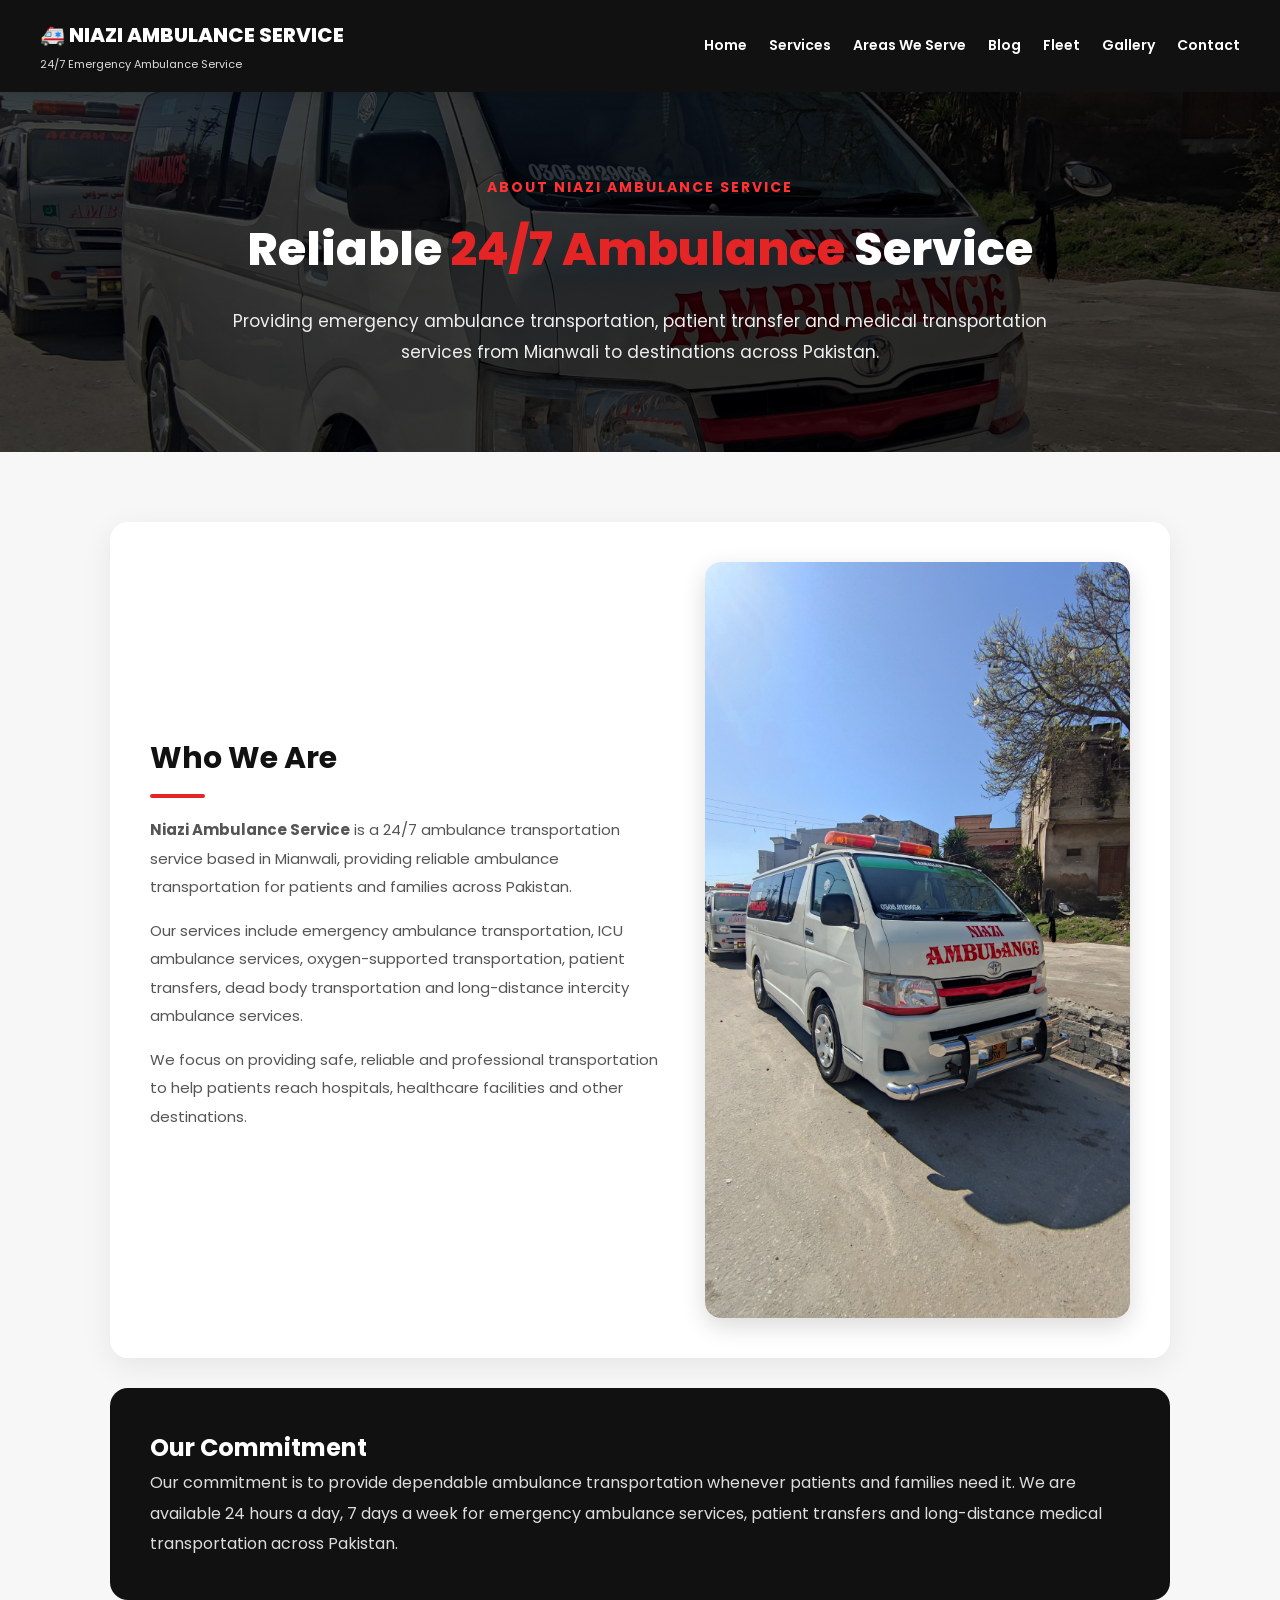
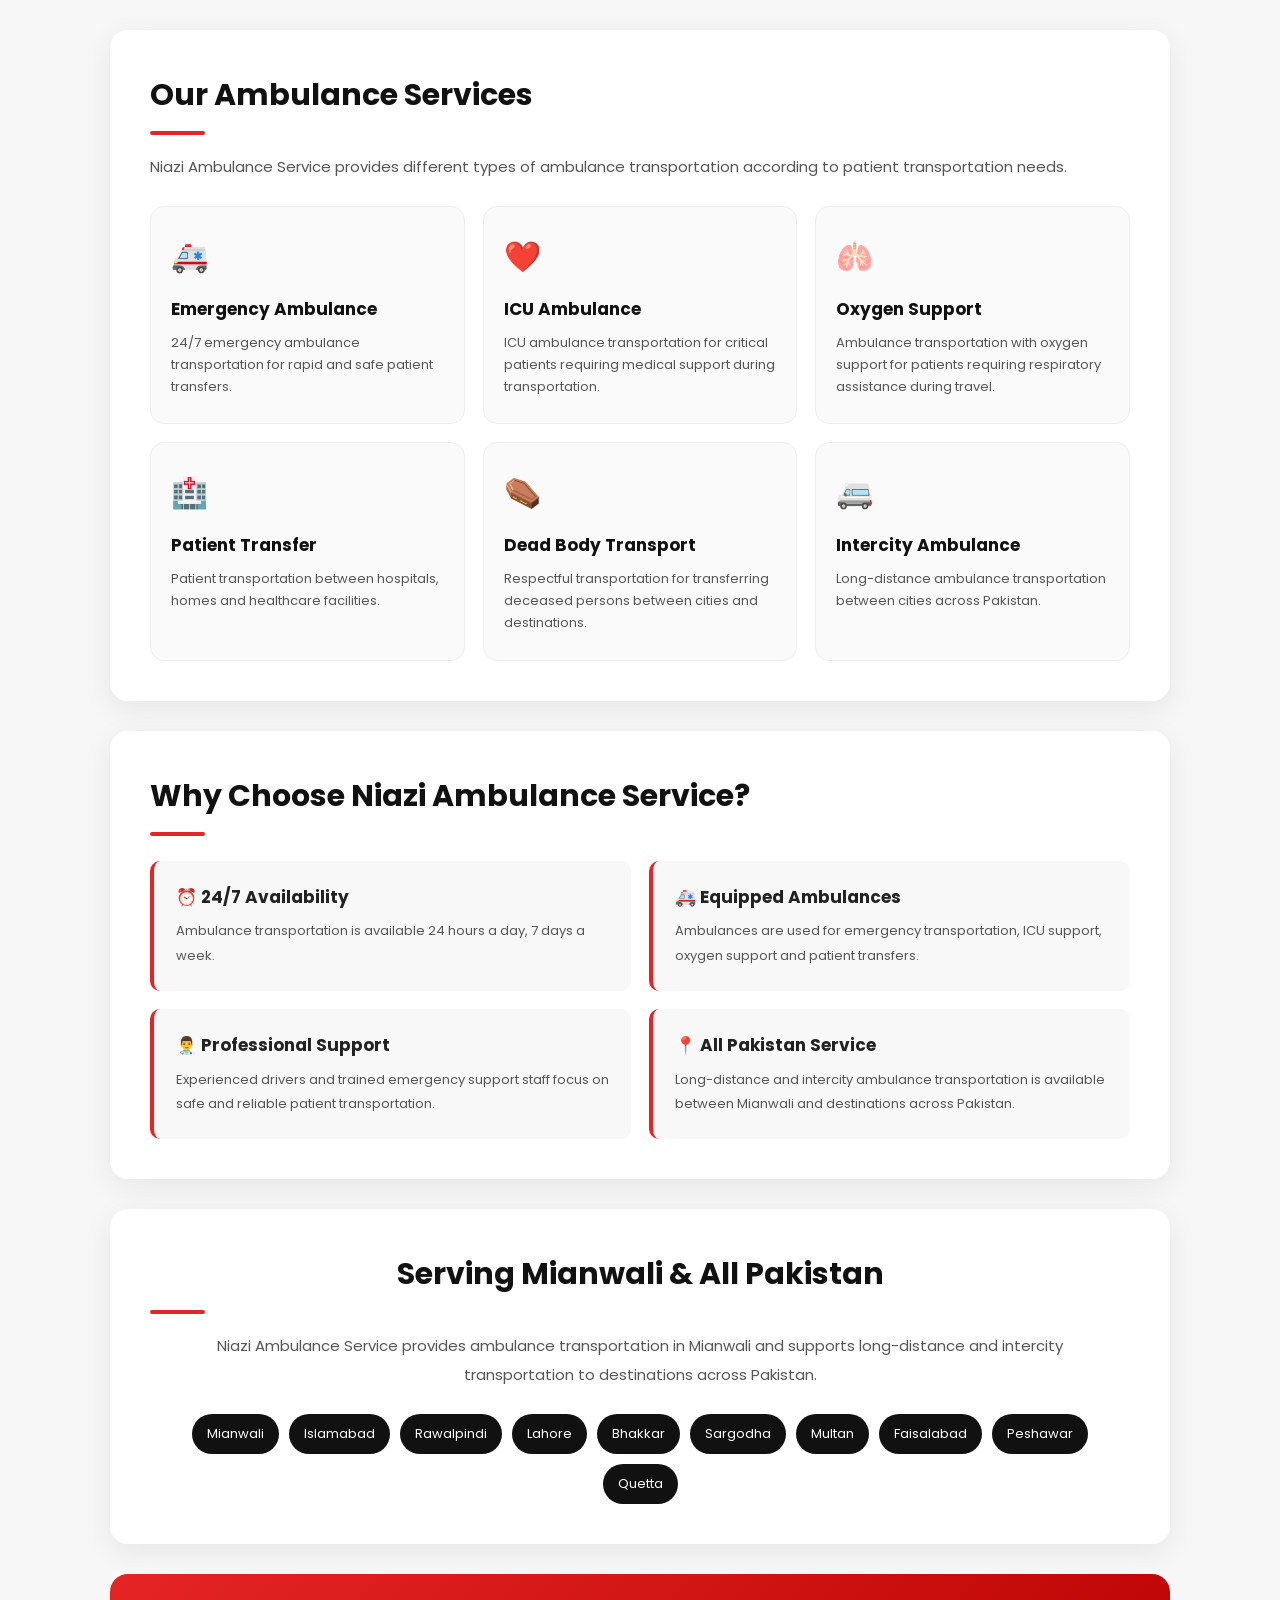
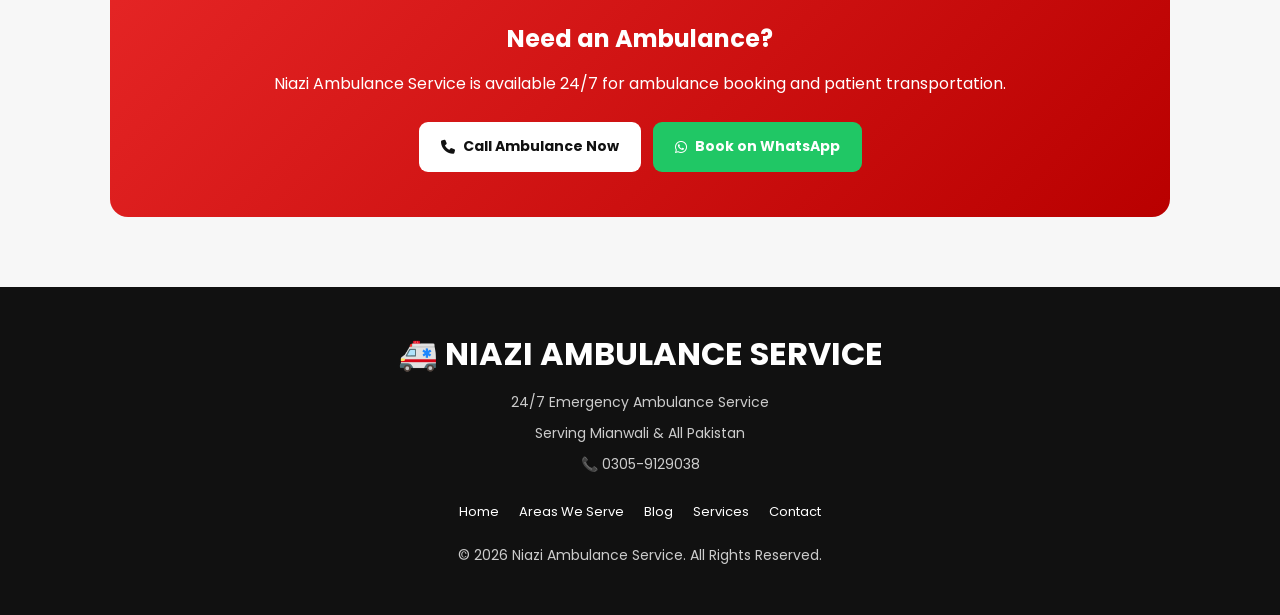
<file: about.html>
<!DOCTYPE html>
<html lang="en">

<head>

    <!-- Google tag (gtag.js) -->
    <script async src="https://www.googletagmanager.com/gtag/js?id=G-XBXGV4109N"></script>
    <script>
        window.dataLayer = window.dataLayer || [];
        function gtag(){dataLayer.push(arguments);}
        gtag('js', new Date());
        gtag('config', 'G-XBXGV4109N');
    </script>

    <link rel="icon" type="image/png" href="favicon.png">

    <meta charset="UTF-8">
    <meta name="viewport" content="width=device-width, initial-scale=1.0">

    <title>About Us | Niazi Ambulance Service</title>

    <meta name="description"
          content="Learn about Niazi Ambulance Service, a 24/7 ambulance service based in Mianwali providing emergency ambulance, ICU ambulance, oxygen support, patient transfer, dead body transport and intercity ambulance services across Pakistan.">

    <meta name="keywords"
          content="About Niazi Ambulance Service, ambulance service Mianwali, ambulance service Pakistan, 24/7 ambulance service, ICU ambulance, oxygen ambulance, patient transfer, dead body transport, intercity ambulance">

    <link rel="canonical"
          href="https://niaziambulance.github.io/niazi-ambulance/about.html">

    <meta property="og:title"
          content="About Us | Niazi Ambulance Service">

    <meta property="og:description"
          content="Learn more about Niazi Ambulance Service and our 24/7 emergency, ICU, oxygen, patient transfer and intercity ambulance services across Pakistan.">

    <meta property="og:image"
          content="https://niaziambulance.github.io/niazi-ambulance/large-ambulance.jpg">

    <meta property="og:url"
          content="https://niaziambulance.github.io/niazi-ambulance/about.html">

    <meta property="og:type" content="website">

    <!-- Existing Website CSS -->
    <link rel="stylesheet" href="style.css">

    <!-- Font Awesome -->
    <link rel="stylesheet"
          href="https://cdnjs.cloudflare.com/ajax/libs/font-awesome/6.7.2/css/all.min.css">

    <!-- Poppins Font -->
    <link href="https://fonts.googleapis.com/css2?family=Poppins:wght@300;400;500;600;700;800&display=swap"
          rel="stylesheet">


    <style>

        /* ================================
           ABOUT PAGE
        ================================= */

        body {
            margin: 0;
            font-family: 'Poppins', sans-serif;
            background: #f7f7f7;
            color: #222;
        }

        /* Header */

        .about-header {
            background: #111;
            color: #fff;
            padding: 18px 20px;
            position: sticky;
            top: 0;
            z-index: 999;
            box-shadow: 0 3px 15px rgba(0,0,0,.15);
        }

        .about-header-inner {
            max-width: 1200px;
            margin: auto;
            display: flex;
            align-items: center;
            justify-content: space-between;
            gap: 20px;
        }

        .about-logo {
            text-decoration: none;
            color: #fff;
            font-size: 20px;
            font-weight: 800;
            white-space: nowrap;
        }

        .about-logo span {
            display: block;
            font-size: 11px;
            font-weight: 400;
            margin-top: 3px;
            color: #ddd;
        }

        .about-nav {
            display: flex;
            align-items: center;
            gap: 22px;
        }

        .about-nav a {
            color: #fff !important;
            text-decoration: none !important;
            font-size: 14px;
            font-weight: 600;
            transition: .2s;
        }

        .about-nav a:hover {
            color: #e52525 !important;
        }


        /* Hero */

        .about-hero {
            background:
                linear-gradient(
                    rgba(0,0,0,.72),
                    rgba(0,0,0,.72)
                ),
                url("large-ambulance.jpg") center/cover no-repeat;

            min-height: 360px;
            display: flex;
            align-items: center;
            justify-content: center;
            text-align: center;
            padding: 50px 20px;
            box-sizing: border-box;
        }

        .about-hero-content {
            max-width: 850px;
            color: #fff;
        }

        .about-hero-content .small-title {
            color: #ff3333;
            font-weight: 700;
            letter-spacing: 2px;
            font-size: 14px;
            margin-bottom: 10px;
        }

        .about-hero-content h1 {
            font-size: 46px;
            margin: 0 0 18px;
            font-weight: 800;
        }

        .about-hero-content h1 span {
            color: #e52525;
        }

        .about-hero-content p {
            font-size: 17px;
            line-height: 1.8;
            margin: 0 auto;
            color: #eee;
        }


        /* Main */

        .about-container {
            max-width: 1100px;
            margin: auto;
            padding: 70px 20px;
        }

        .about-section {
            background: #fff;
            border-radius: 18px;
            padding: 40px;
            margin-bottom: 30px;
            box-shadow: 0 8px 30px rgba(0,0,0,.07);
        }

        .about-section h2 {
            font-size: 30px;
            margin-top: 0;
            margin-bottom: 18px;
            color: #111;
        }

        .about-section h2::after {
            content: "";
            display: block;
            width: 55px;
            height: 4px;
            background: #e52525;
            margin-top: 10px;
            border-radius: 5px;
        }

        .about-section p {
            font-size: 15px;
            line-height: 1.9;
            color: #555;
            margin-bottom: 15px;
        }


        /* Intro */

        .about-intro {
            display: grid;
            grid-template-columns: 1.1fr .9fr;
            gap: 35px;
            align-items: center;
        }

        .about-image img {
            width: 100%;
            border-radius: 16px;
            display: block;
            box-shadow: 0 8px 25px rgba(0,0,0,.15);
        }


        /* Mission */

        .mission-box {
            background: #111;
            color: #fff;
            border-radius: 18px;
            padding: 40px;
            margin-bottom: 30px;
        }

        .mission-box h2 {
            color: #fff;
            margin-top: 0;
        }

        .mission-box p {
            color: #ddd;
            line-height: 1.9;
            margin-bottom: 0;
        }


        /* Services */

        .about-services {
            display: grid;
            grid-template-columns: repeat(3, 1fr);
            gap: 18px;
            margin-top: 25px;
        }

        .about-service-card {
            border: 1px solid #eee;
            border-radius: 14px;
            padding: 25px 20px;
            background: #fafafa;
            transition: .25s;
        }

        .about-service-card:hover {
            transform: translateY(-4px);
            box-shadow: 0 8px 25px rgba(0,0,0,.08);
        }

        .about-service-card .icon {
            font-size: 30px;
            margin-bottom: 12px;
        }

        .about-service-card h3 {
            margin: 0 0 8px;
            font-size: 17px;
            color: #111;
        }

        .about-service-card p {
            font-size: 13px;
            line-height: 1.7;
            margin: 0;
        }


        /* Why Choose Us */

        .why-about-grid {
            display: grid;
            grid-template-columns: repeat(2, 1fr);
            gap: 18px;
            margin-top: 25px;
        }

        .why-about-card {
            background: #f8f8f8;
            border-left: 4px solid #e52525;
            padding: 22px;
            border-radius: 10px;
        }

        .why-about-card h3 {
            margin: 0 0 8px;
            font-size: 17px;
        }

        .why-about-card p {
            margin: 0;
            font-size: 13px;
        }


        /* Service Area */

        .service-area {
            text-align: center;
        }

        .service-area p {
            max-width: 850px;
            margin: 0 auto 20px;
        }

        .area-tags {
            display: flex;
            flex-wrap: wrap;
            justify-content: center;
            gap: 10px;
            margin-top: 25px;
        }

        .area-tag {
            background: #111;
            color: #fff;
            padding: 9px 15px;
            border-radius: 30px;
            font-size: 13px;
        }


        /* CTA */

        .about-cta {
            background: linear-gradient(135deg, #e52525, #b90000);
            color: #fff;
            text-align: center;
            border-radius: 18px;
            padding: 45px 25px;
            margin-top: 30px;
        }

        .about-cta h2 {
            margin: 0 0 10px;
            color: #fff;
        }

        .about-cta p {
            color: #fff;
            margin-bottom: 25px;
        }

        .about-buttons {
            display: flex;
            justify-content: center;
            gap: 12px;
            flex-wrap: wrap;
        }

        .about-button {
            display: inline-flex;
            align-items: center;
            gap: 8px;
            padding: 13px 22px;
            border-radius: 9px;
            background: #fff;
            color: #111 !important;
            text-decoration: none !important;
            font-weight: 700;
            font-size: 14px;
        }

        .about-button.whatsapp {
            background: #20c765;
            color: #fff !important;
        }


        /* Footer */

        .about-footer {
            background: #111;
            color: #ddd;
            text-align: center;
            padding: 40px 20px;
        }

        .about-footer h2 {
            color: #fff;
            margin: 0 0 10px;
        }

        .about-footer p {
            margin: 7px 0;
            font-size: 14px;
        }

        .about-footer .footer-links {
            margin-top: 20px;
        }

        .about-footer .footer-links a {
            color: #fff !important;
            text-decoration: none !important;
            margin: 0 8px;
            font-size: 13px;
        }

        .about-footer .footer-links a:hover {
            color: #e52525 !important;
        }


        /* Mobile */

        @media (max-width: 800px) {

            .about-header-inner {
                flex-direction: column;
            }

            .about-nav {
                flex-wrap: wrap;
                justify-content: center;
                gap: 12px 16px;
            }

            .about-intro {
                grid-template-columns: 1fr;
            }

            .about-services {
                grid-template-columns: 1fr;
            }

            .why-about-grid {
                grid-template-columns: 1fr;
            }

            .about-hero-content h1 {
                font-size: 34px;
            }

            .about-section {
                padding: 28px 22px;
            }

        }

        @media (max-width: 480px) {

            .about-hero {
                min-height: 330px;
                padding: 40px 18px;
            }

            .about-hero-content h1 {
                font-size: 30px;
            }

            .about-hero-content p {
                font-size: 14px;
            }

            .about-container {
                padding: 45px 14px;
            }

            .about-section {
                padding: 24px 18px;
            }

            .about-section h2 {
                font-size: 25px;
            }

            .about-logo {
                font-size: 17px;
            }

        }

    </style>

</head>


<body>


<!-- =========================
     HEADER
========================= -->

<header class="about-header">

    <div class="about-header-inner">

        <a href="index.html" class="about-logo">
            🚑 NIAZI AMBULANCE SERVICE
            <span>24/7 Emergency Ambulance Service</span>
        </a>

        <nav class="about-nav">

            <a href="index.html">Home</a>

            <a href="index.html#services">Services</a>

            <a href="areas-we-serve.html">Areas We Serve</a>

            <a href="blog.html">Blog</a>

            <a href="index.html#fleet">Fleet</a>

            <a href="index.html#gallery">Gallery</a>

            <a href="index.html#contact">Contact</a>

        </nav>

    </div>

</header>


<!-- =========================
     HERO
========================= -->

<section class="about-hero">

    <div class="about-hero-content">

        <div class="small-title">
            ABOUT NIAZI AMBULANCE SERVICE
        </div>

        <h1>
            Reliable <span>24/7 Ambulance</span> Service
        </h1>

        <p>
            Providing emergency ambulance transportation, patient transfer
            and medical transportation services from Mianwali to destinations
            across Pakistan.
        </p>

    </div>

</section>


<!-- =========================
     MAIN CONTENT
========================= -->

<main class="about-container">


    <!-- WHO WE ARE -->

    <section class="about-section">

        <div class="about-intro">

            <div>

                <h2>Who We Are</h2>

                <p>
                    <strong>Niazi Ambulance Service</strong> is a 24/7 ambulance
                    transportation service based in Mianwali, providing reliable
                    ambulance transportation for patients and families across
                    Pakistan.
                </p>

                <p>
                    Our services include emergency ambulance transportation,
                    ICU ambulance services, oxygen-supported transportation,
                    patient transfers, dead body transportation and long-distance
                    intercity ambulance services.
                </p>

                <p>
                    We focus on providing safe, reliable and professional
                    transportation to help patients reach hospitals, healthcare
                    facilities and other destinations.
                </p>

            </div>

            <div class="about-image">

                <img
                    src="large-ambulance.jpg"
                    loading="lazy"
                    alt="Niazi Ambulance Service 24/7 ambulance in Pakistan">

            </div>

        </div>

    </section>


    <!-- MISSION -->

    <section class="mission-box">

        <h2>Our Commitment</h2>

        <p>
            Our commitment is to provide dependable ambulance transportation
            whenever patients and families need it. We are available 24 hours
            a day, 7 days a week for emergency ambulance services, patient
            transfers and long-distance medical transportation across Pakistan.
        </p>

    </section>


    <!-- SERVICES -->

    <section class="about-section">

        <h2>Our Ambulance Services</h2>

        <p>
            Niazi Ambulance Service provides different types of ambulance
            transportation according to patient transportation needs.
        </p>


        <div class="about-services">


            <div class="about-service-card">

                <div class="icon">🚑</div>

                <h3>Emergency Ambulance</h3>

                <p>
                    24/7 emergency ambulance transportation for rapid and safe
                    patient transfers.
                </p>

            </div>


            <div class="about-service-card">

                <div class="icon">❤️</div>

                <h3>ICU Ambulance</h3>

                <p>
                    ICU ambulance transportation for critical patients requiring
                    medical support during transportation.
                </p>

            </div>


            <div class="about-service-card">

                <div class="icon">🫁</div>

                <h3>Oxygen Support</h3>

                <p>
                    Ambulance transportation with oxygen support for patients
                    requiring respiratory assistance during travel.
                </p>

            </div>


            <div class="about-service-card">

                <div class="icon">🏥</div>

                <h3>Patient Transfer</h3>

                <p>
                    Patient transportation between hospitals, homes and
                    healthcare facilities.
                </p>

            </div>


            <div class="about-service-card">

                <div class="icon">⚰️</div>

                <h3>Dead Body Transport</h3>

                <p>
                    Respectful transportation for transferring deceased persons
                    between cities and destinations.
                </p>

            </div>


            <div class="about-service-card">

                <div class="icon">🚐</div>

                <h3>Intercity Ambulance</h3>

                <p>
                    Long-distance ambulance transportation between cities
                    across Pakistan.
                </p>

            </div>


        </div>

    </section>


    <!-- WHY CHOOSE US -->

    <section class="about-section">

        <h2>Why Choose Niazi Ambulance Service?</h2>

        <div class="why-about-grid">


            <div class="why-about-card">

                <h3>⏰ 24/7 Availability</h3>

                <p>
                    Ambulance transportation is available 24 hours a day,
                    7 days a week.
                </p>

            </div>


            <div class="why-about-card">

                <h3>🚑 Equipped Ambulances</h3>

                <p>
                    Ambulances are used for emergency transportation, ICU
                    support, oxygen support and patient transfers.
                </p>

            </div>


            <div class="why-about-card">

                <h3>👨‍⚕️ Professional Support</h3>

                <p>
                    Experienced drivers and trained emergency support staff
                    focus on safe and reliable patient transportation.
                </p>

            </div>


            <div class="why-about-card">

                <h3>📍 All Pakistan Service</h3>

                <p>
                    Long-distance and intercity ambulance transportation is
                    available between Mianwali and destinations across Pakistan.
                </p>

            </div>


        </div>

    </section>


    <!-- SERVICE AREA -->

    <section class="about-section service-area">

        <h2>Serving Mianwali & All Pakistan</h2>

        <p>
            Niazi Ambulance Service provides ambulance transportation in
            Mianwali and supports long-distance and intercity transportation
            to destinations across Pakistan.
        </p>

        <div class="area-tags">

            <span class="area-tag">Mianwali</span>
            <span class="area-tag">Islamabad</span>
            <span class="area-tag">Rawalpindi</span>
            <span class="area-tag">Lahore</span>
            <span class="area-tag">Bhakkar</span>
            <span class="area-tag">Sargodha</span>
            <span class="area-tag">Multan</span>
            <span class="area-tag">Faisalabad</span>
            <span class="area-tag">Peshawar</span>
            <span class="area-tag">Quetta</span>

        </div>

    </section>


    <!-- CTA -->

    <section class="about-cta">

        <h2>Need an Ambulance?</h2>

        <p>
            Niazi Ambulance Service is available 24/7 for ambulance booking
            and patient transportation.
        </p>

        <div class="about-buttons">

            <a
                href="tel:+923059129038"
                class="about-button">

                <i class="fa-solid fa-phone"></i>

                Call Ambulance Now

            </a>


            <a
                href="https://wa.me/923059129038?text=Assalam-o-Alaikum%2C%20mujhe%20ambulance%20book%20karni%20hai."
                target="_blank"
                rel="noopener"
                class="about-button whatsapp">

                <i class="fa-brands fa-whatsapp"></i>

                Book on WhatsApp

            </a>

        </div>

    </section>


</main>


<!-- =========================
     FOOTER
========================= -->

<footer class="about-footer">

    <h2>🚑 NIAZI AMBULANCE SERVICE</h2>

    <p>24/7 Emergency Ambulance Service</p>

    <p>Serving Mianwali & All Pakistan</p>

    <p>📞 0305-9129038</p>

    <div class="footer-links">

        <a href="index.html">Home</a>

        <a href="areas-we-serve.html">Areas We Serve</a>

        <a href="blog.html">Blog</a>

        <a href="index.html#services">Services</a>

        <a href="index.html#contact">Contact</a>

    </div>

    <p style="margin-top:20px;">
        © 2026 Niazi Ambulance Service. All Rights Reserved.
    </p>

</footer>


</body>
</html>
</file>
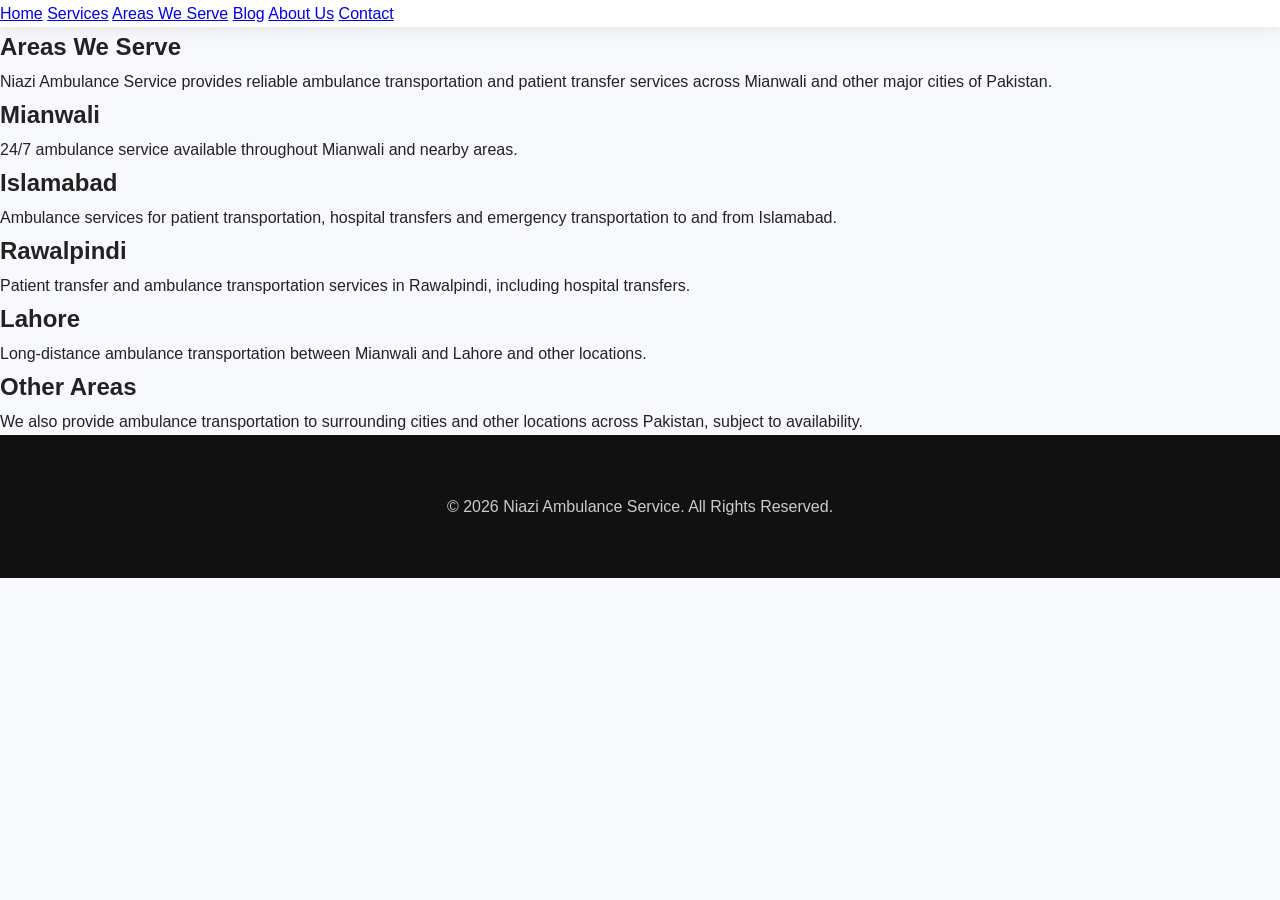
<file: areas-we-serve.html>
<!DOCTYPE html>
<html lang="en">
<head>
    <meta charset="UTF-8">
    <meta name="viewport" content="width=device-width, initial-scale=1.0">

    <title>Areas We Serve | Niazi Ambulance Service</title>

    <meta name="description" content="Niazi Ambulance Service provides ambulance services in Mianwali, Islamabad, Rawalpindi, Lahore and surrounding areas. 24/7 patient transfer, ICU ambulance and emergency ambulance services.">

    <meta name="keywords" content="ambulance service Mianwali, ambulance service Islamabad, ambulance service Rawalpindi, ambulance service Lahore, ICU ambulance, patient transfer ambulance">

    <link rel="stylesheet" href="style.css">
</head>

<body>

<header>
    <nav>
        <a href="index.html">Home</a>
        <a href="services.html">Services</a>
        <a href="areas-we-serve.html">Areas We Serve</a>
        <a href="blog.html">Blog</a>
        <a href="about.html">About Us</a>
        <a href="contact.html">Contact</a>
    </nav>
</header>

<main>

    <section>
        <h1>Areas We Serve</h1>

        <p>
            Niazi Ambulance Service provides reliable ambulance transportation
            and patient transfer services across Mianwali and other major cities
            of Pakistan.
        </p>
    </section>

    <section>
        <h2>Mianwali</h2>
        <p>
            24/7 ambulance service available throughout Mianwali and nearby areas.
        </p>
    </section>

    <section>
        <h2>Islamabad</h2>
        <p>
            Ambulance services for patient transportation, hospital transfers
            and emergency transportation to and from Islamabad.
        </p>
    </section>

    <section>
        <h2>Rawalpindi</h2>
        <p>
            Patient transfer and ambulance transportation services in Rawalpindi,
            including hospital transfers.
        </p>
    </section>

    <section>
        <h2>Lahore</h2>
        <p>
            Long-distance ambulance transportation between Mianwali and Lahore
            and other locations.
        </p>
    </section>

    <section>
        <h2>Other Areas</h2>
        <p>
            We also provide ambulance transportation to surrounding cities
            and other locations across Pakistan, subject to availability.
        </p>
    </section>

</main>

<footer>
    <p>© 2026 Niazi Ambulance Service. All Rights Reserved.</p>
</footer>

</body>
</html>
</file>
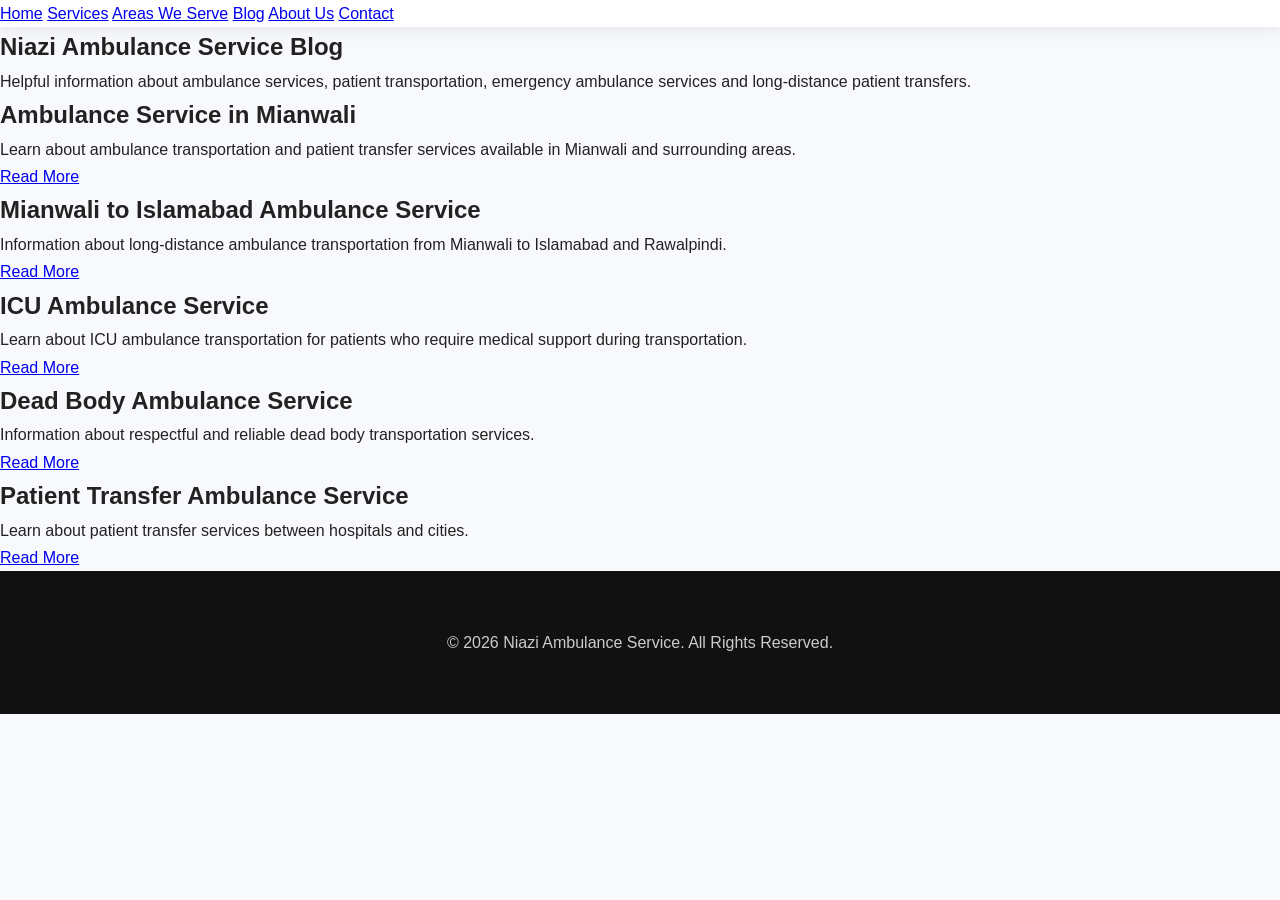
<file: blog.html>
<!DOCTYPE html>
<html lang="en">
<head>
    <meta charset="UTF-8">
    <meta name="viewport" content="width=device-width, initial-scale=1.0">

    <title>Ambulance Service Blog | Niazi Ambulance Service</title>

    <meta name="description" content="Read helpful information about ambulance services, patient transportation, ICU ambulance services, dead body ambulance services and long-distance ambulance transportation in Pakistan.">

    <link rel="stylesheet" href="style.css">
</head>

<body>

<header>
    <nav>
        <a href="index.html">Home</a>
        <a href="services.html">Services</a>
        <a href="areas-we-serve.html">Areas We Serve</a>
        <a href="blog.html">Blog</a>
        <a href="about.html">About Us</a>
        <a href="contact.html">Contact</a>
    </nav>
</header>

<main>

    <section>
        <h1>Niazi Ambulance Service Blog</h1>

        <p>
            Helpful information about ambulance services, patient transportation,
            emergency ambulance services and long-distance patient transfers.
        </p>
    </section>

    <section>
        <h2>Ambulance Service in Mianwali</h2>

        <p>
            Learn about ambulance transportation and patient transfer services
            available in Mianwali and surrounding areas.
        </p>

        <a href="#">Read More</a>
    </section>

    <section>
        <h2>Mianwali to Islamabad Ambulance Service</h2>

        <p>
            Information about long-distance ambulance transportation from
            Mianwali to Islamabad and Rawalpindi.
        </p>

        <a href="#">Read More</a>
    </section>

    <section>
        <h2>ICU Ambulance Service</h2>

        <p>
            Learn about ICU ambulance transportation for patients who require
            medical support during transportation.
        </p>

        <a href="#">Read More</a>
    </section>

    <section>
        <h2>Dead Body Ambulance Service</h2>

        <p>
            Information about respectful and reliable dead body transportation
            services.
        </p>

        <a href="#">Read More</a>
    </section>

    <section>
        <h2>Patient Transfer Ambulance Service</h2>

        <p>
            Learn about patient transfer services between hospitals and cities.
        </p>

        <a href="#">Read More</a>
    </section>

</main>

<footer>
    <p>© 2026 Niazi Ambulance Service. All Rights Reserved.</p>
</footer>

</body>
</html>
</file>
<file: style.css>
/* ==========================================
NIAZI AMBULANCE SERVICE
STYLE.CSS
========================================== */

*{
margin:0;
padding:0;
box-sizing:border-box;
}

html{
scroll-behavior:smooth;
}

body{

font-family:'Poppins',sans-serif;

background:#f7f9fc;

color:#222;

line-height:1.7;

}

/* Container */

.container{

width:90%;

max-width:1200px;

margin:auto;

}

/* ======================
HEADER
====================== */

header{

background:#ffffff;

box-shadow:0 3px 15px rgba(0,0,0,.08);

position:sticky;

top:0;

z-index:1000;

}

header .container{

display:flex;

justify-content:space-between;

align-items:center;

padding:18px 0;

}

.logo h2{

color:#d60000;

font-size:30px;

font-weight:700;

}

.logo p{

font-size:14px;

color:#666;

}

nav ul{

display:flex;

list-style:none;

gap:30px;

}

nav ul li a{

text-decoration:none;

color:#222;

font-weight:600;

transition:.3s;

}

nav ul li a:hover{

color:#d60000;

}

.call-btn{

background:#d60000;

color:#fff;

padding:12px 22px;

border-radius:50px;

text-decoration:none;

font-weight:600;

transition:.3s;

}

.call-btn:hover{

background:#a60000;

}

/* ======================
HERO
====================== */

.hero{

display:flex;

justify-content:space-between;

align-items:center;

padding:80px 0;

gap:60px;

}

.hero-left{

flex:1;

}

.hero-left h1{

font-size:54px;

font-weight:700;

color:#111;

margin-bottom:20px;

line-height:1.2;

}

.hero-left p{

font-size:20px;

color:#555;

margin-bottom:35px;

}

.hero-buttons{

display:flex;

gap:15px;

flex-wrap:wrap;

margin-bottom:40px;

}

.btn{

display:inline-block;

padding:14px 28px;

border-radius:40px;

text-decoration:none;

font-weight:600;

transition:.3s;

}

.red{

background:#d60000;

color:#fff;

}

.green{

background:#16a34a;

color:#fff;

}

.blue{

background:#0077ff;

color:#fff;

}

.btn:hover{

transform:translateY(-3px);

box-shadow:0 10px 25px rgba(0,0,0,.15);

}

.hero-info{

display:grid;

grid-template-columns:repeat(4,1fr);

gap:20px;

}

.hero-info div{

background:#fff;

padding:20px;

border-radius:15px;

text-align:center;

box-shadow:0 5px 18px rgba(0,0,0,.08);

}

.hero-info h3{

font-size:26px;

color:#d60000;

margin-bottom:8px;

}

.hero-right{

flex:1;

text-align:center;

}

.hero-right img{

width:100%;

max-width:520px;

border-radius:18px;

box-shadow:0 12px 30px rgba(0,0,0,.15);

margin-bottom:20px;

}/* ===========================
SECTION TITLE
=========================== */

.section-title{

text-align:center;

font-size:42px;

font-weight:700;

color:#d60000;

margin-bottom:15px;

}

.section-subtitle{

text-align:center;

font-size:18px;

color:#666;

margin-bottom:50px;

}

/* ===========================
SERVICES
=========================== */

.services{

padding:90px 0;

background:#ffffff;

}

.service-grid{

display:grid;

grid-template-columns:repeat(auto-fit,minmax(280px,1fr));

gap:30px;

}

.service-card{

background:#fff;

padding:35px;

border-radius:18px;

text-align:center;

box-shadow:0 8px 25px rgba(0,0,0,.08);

transition:.35s;

border-top:5px solid #d60000;

}

.service-card:hover{

transform:translateY(-10px);

box-shadow:0 18px 35px rgba(0,0,0,.15);

}

.service-card .icon{

font-size:60px;

margin-bottom:20px;

}

.service-card h3{

font-size:24px;

margin-bottom:15px;

color:#d60000;

}

.service-card p{

font-size:16px;

color:#666;

}

/* ===========================
WHY CHOOSE US
=========================== */

.why-us{

padding:90px 0;

background:#f4f7fb;

}

.why-grid{

display:grid;

grid-template-columns:repeat(auto-fit,minmax(280px,1fr));

gap:30px;

}

.why-card{

background:#fff;

padding:35px;

border-radius:18px;

box-shadow:0 8px 20px rgba(0,0,0,.08);

transition:.3s;

}

.why-card:hover{

transform:translateY(-8px);

}

.why-card h3{

font-size:22px;

color:#d60000;

margin-bottom:15px;

}

.why-card p{

color:#666;

line-height:1.8;

}

/* ===========================
OUR FLEET
=========================== */

.fleet{

padding:90px 0;

background:#fff;

}

.fleet-grid{

display:grid;

grid-template-columns:repeat(auto-fit,minmax(350px,1fr));

gap:35px;

}

.fleet-card{

background:#fff;

border-radius:20px;

overflow:hidden;

box-shadow:0 10px 25px rgba(0,0,0,.10);

transition:.3s;

}

.fleet-card:hover{

transform:translateY(-8px);

}

.fleet-card img{

width:100%;

height:260px;

object-fit:cover;

}

.fleet-card h3{

font-size:26px;

color:#d60000;

padding:20px 25px 10px;

}

.fleet-card p{

padding:0 25px 25px;

color:#666;

line-height:1.8;

}

/* ===========================
GALLERY
=========================== */

.gallery{

padding:90px 0;

background:#f4f7fb;

}

.gallery-grid{

display:grid;

grid-template-columns:repeat(auto-fit,minmax(250px,1fr));

gap:20px;

}

.gallery-grid img{

width:100%;

height:220px;

object-fit:cover;

border-radius:15px;

box-shadow:0 8px 18px rgba(0,0,0,.10);

transition:.3s;

cursor:pointer;

}

.gallery-grid img:hover{

transform:scale(1.05);

}/* ===========================
EMERGENCY BANNER
=========================== */

.emergency-banner{

background:linear-gradient(135deg,#d60000,#ff2b2b);

padding:80px 20px;

text-align:center;

color:#fff;

}

.emergency-banner h2{

font-size:44px;

margin-bottom:15px;

font-weight:700;

}

.emergency-banner p{

font-size:20px;

margin-bottom:30px;

opacity:.95;

}

.emergency-banner .btn{

margin:10px;

}

/* ===========================
CONTACT
=========================== */

.contact{

padding:90px 0;

background:#ffffff;

}

.contact-box{

max-width:700px;

margin:auto;

background:#fff;

padding:45px;

border-radius:20px;

text-align:center;

box-shadow:0 10px 30px rgba(0,0,0,.10);

}

.contact-box h3{

font-size:34px;

color:#d60000;

margin-bottom:25px;

}

.contact-box p{

font-size:18px;

margin:15px 0;

color:#555;

line-height:1.8;

}

.contact-box .btn{

margin-top:25px;

display:inline-block;

}

/* ===========================
FOOTER
=========================== */

footer{

background:#111;

color:#fff;

text-align:center;

padding:50px 20px;

}

footer h2{

font-size:32px;

margin-bottom:15px;

color:#fff;

}

footer p{

color:#ccc;

margin:8px 0;

font-size:16px;

}

/* ===========================
RESPONSIVE DESIGN
=========================== */

@media(max-width:992px){

header .container{

flex-direction:column;

gap:20px;

}

nav ul{

flex-wrap:wrap;

justify-content:center;

gap:15px;

}

.hero{

flex-direction:column;

text-align:center;

padding:60px 0;

}

.hero-left h1{

font-size:42px;

}

.hero-info{

grid-template-columns:repeat(2,1fr);

}

.hero-right img{

max-width:100%;

}

}

@media(max-width:768px){

.section-title{

font-size:32px;

}

.hero-left h1{

font-size:34px;

}

.hero-left p{

font-size:17px;

}

.hero-buttons{

justify-content:center;

}

.hero-info{

grid-template-columns:1fr;

}

.service-grid,

.why-grid,

.fleet-grid,

.gallery-grid{

grid-template-columns:1fr;

}

.call-btn{

width:100%;

text-align:center;

}

.contact-box{

padding:30px 20px;

}

.contact-box h3{

font-size:28px;

}

.emergency-banner h2{

font-size:32px;

}

}

@media(max-width:480px){

.logo h2{

font-size:22px;

}

nav ul{

flex-direction:column;

align-items:center;

}

.btn{

width:100%;

text-align:center;

}

.hero-left h1{

font-size:28px;

}

.hero-left p{

font-size:16px;

}

.section-title{

font-size:28px;

}

} 
/* Social Media Buttons */
.social-links {
  display: flex;
  justify-content: center;
  gap: 15px;
  flex-wrap: wrap;
  margin: 25px 0;
}

.social-links a {
  display: inline-flex;
  align-items: center;
  justify-content: center;
  min-width: 150px;
  padding: 14px 22px;
  border-radius: 10px;
  background: #222;
  color: #fff;
  text-decoration: none;
  font-size: 17px;
  font-weight: 600;
  box-shadow: 0 4px 10px rgba(0,0,0,0.15);
  transition: 0.3s;
}

.social-links a:hover {
  transform: translateY(-3px);
  opacity: 0.88;
} 
/* =================================
   TOP EMERGENCY CONTACT PANEL
================================= */

.quick-emergency {
  background: #f5f7fa;
  padding: 25px 15px;
}

.quick-emergency-card {
  max-width: 520px;
  margin: 0 auto;
  background: #ffffff;
  padding: 28px 20px;
  border-radius: 18px;
  text-align: center;
  box-shadow: 0 8px 25px rgba(0,0,0,0.12);
}

.quick-emergency-card h2 {
  margin: 0 0 6px;
  font-size: 28px;
  color: #d60000;
  font-weight: 800;
}

.quick-subtitle {
  margin: 0 0 22px;
  color: #555;
  font-size: 16px;
}

/* Main emergency buttons */

.quick-action {
  width: 100%;
  min-height: 68px;
  box-sizing: border-box;
  display: flex;
  align-items: center;
  gap: 15px;
  padding: 13px 20px;
  margin: 12px 0;
  border-radius: 14px;
  color: #ffffff;
  text-decoration: none;
  text-align: left;
  box-shadow: 0 5px 12px rgba(0,0,0,0.16);
}

.quick-action > span {
  font-size: 27px;
}

.quick-action div {
  display: flex;
  flex-direction: column;
}

.quick-action strong {
  font-size: 17px;
  font-weight: 800;
}

.quick-action small {
  margin-top: 3px;
  font-size: 13px;
  color: #ffffff;
  opacity: 0.95;
}

.quick-call {
  background: #e00000;
}

.quick-whatsapp {
  background: #16a34a;
}

.quick-directions {
  background: #1683f3;
}

.quick-action:hover {
  transform: translateY(-2px);
  box-shadow: 0 8px 18px rgba(0,0,0,0.22);
}

.quick-social {
  display: flex;
  justify-content: center;
  gap: 10px;
  flex-wrap: wrap;
  margin: 22px 0;
}

.quick-social a {
  background: #222;
  color: #fff;
  text-decoration: none;
  padding: 11px 16px;
  border-radius: 10px;
  font-weight: 600;
}

.quick-info {
  margin-top: 20px;
  line-height: 1.8;
  color: #555;
}
/* ===== FOLLOW US - CARD DESIGN ===== */

.quick-social {
  display: grid !important;
  grid-template-columns: repeat(3, 1fr) !important;
  gap: 12px !important;
  margin: 55px 0 25px !important;
  position: relative !important;
  padding-top: 30px !important;
  overflow: visible !important;
}

/* FOLLOW US heading */
.quick-social::before {
  content: "FOLLOW US";
  position: absolute;
  top: -15px;
  left: 50%;
  transform: translateX(-50%);
  background: #fff;
  padding: 0 15px;
  color: #222;
  font-size: 15px;
  font-weight: 700
  ;
  letter-spacing: 1px;
  white-space: nowrap;
}

/* horizontal line */
.quick-social::after {
  content: "";
  position: absolute;
  top: -5px;
  left: 0;
  right: 0;
  height: 1px;
  background: #ddd;
  z-index: -1;
}

.quick-social a {
  background: #fff !important;
  color: #222 !important;
  border-radius: 14px !important;
  padding: 18px 5px !important;
  min-width: 0 !important;
  min-height: 105px !important;
  display: flex !important;
  flex-direction: column !important;
  align-items: center !important;
  justify-content: center !important;
  gap: 9px !important;
  text-decoration: none !important;
  box-shadow: 0 5px 18px rgba(0,0,0,0.10) !important;
  font-weight: 500 !important;
}

.quick-social a i {
  font-size: 42px !important;
}

.quick-social .social-instagram i {
  color: #e1306c !important;
}

.quick-social .social-facebook i {
  color: #1877f2 !important;
}

.quick-social .social-tiktok i {
  color: #000 !important;
}

.quick-social a span {
  display: block !important;
  font-size: 14px !important;
  color: #222 !important;
}

/* CONTACT INFORMATION BOX */
.quick-info {
  background: #fff !important;
  border-radius: 15px !important;
  margin-top: 25px !important;
  overflow: hidden !important;
  box-shadow: 0 5px 18px rgba(0,0,0,0.10) !important;
  color: #222 !important;
  text-align: left !important;
  line-height: 1.4 !important;
}

.quick-info p {
  margin: 0 !important;
  padding: 15px 16px !important;
  border-bottom: 1px solid #e5e5e5 !important;
  font-size: 14px !important;
  color: #222 !important;
  display: flex !important;
  align-items: center !important;
  min-height: 48px !important;
}

.quick-info p:last-child {
  border-bottom: none !important;
}

.quick-info strong {
  color: #222 !important;
}
/* ===== FINAL EMERGENCY PANEL POLISH ===== */

/* Social cards */
.quick-social {
  display: grid !important;
  grid-template-columns: repeat(3, 1fr) !important;
  gap: 12px !important;
  margin: 55px 0 22px !important;
  position: relative !important;
  padding-top: 28px !important;
}

.quick-social::before {
  content: "FOLLOW US";
  position: absolute;
  top: -5px;
  left: 50%;
  transform: translateX(-50%);
  font-size: 13px;
  font-weight: 800;
  letter-spacing: 1px;
  color: #222;
  background: #fff;
  padding: 0 12px;
}

.quick-social a {
  background: #fff !important;
  color: #222 !important;
  min-height: 82px !important;
  padding: 12px 5px !important;
  border-radius: 12px !important;
  box-shadow: 0 4px 14px rgba(0,0,0,0.10) !important;
  display: flex !important;
  flex-direction: column !important;
  align-items: center !important;
  justify-content: center !important;
  gap: 7px !important;
}

.quick-social a i {
  font-size: 30px !important;
}

.quick-social a span {
  font-size: 12px !important;
  font-weight: 500 !important;
}

.social-instagram i {
  color: #e1306c !important;
}

.social-facebook i {
  color: #1877f2 !important;
}

.social-tiktok i {
  color: #000 !important;
}

/* Information box */
.quick-info {
  margin-top: 18px !important;
  background: #fff !important;
  border-radius: 14px !important;
  overflow: hidden !important;
  box-shadow: 0 4px 15px rgba(0,0,0,0.10) !important;
  text-align: left !important;
}

.quick-info p {
  margin: 0 !important;
  padding: 13px 14px !important;
  min-height: 46px !important;
  display: flex !important;
  align-items: center !important;
  border-bottom: 1px solid #e8e8e8 !important;
  color: #222 !important;
  font-size: 12px !important;
  line-height: 1.4 !important;
}

.quick-info p:last-child {
  border-bottom: none !important;
}

.quick-info p strong {
  font-weight: 700 !important;
}

/* Mobile polish */
@media (max-width: 600px) {
  .quick-emergency-card {
    width: calc(100% - 30px) !important;
    max-width: 430px !important;
  }

  .quick-social {
    gap: 9px !important;
  }

  .quick-social a {
    min-height: 78px !important;
  }
  }
/* ===== HERO MAIN TEXT DESIGN ===== */

.hero-left {
    text-align: center;
    padding: 35px 15px;
}

.hero-main-title {
    margin: 0 0 22px;
    text-align: center;
    line-height: 1.12;
    font-weight: 800;
}

.hero-main-title span {
    display: block;
}

.hero-247 {
    font-size: 42px;
    color: #d60000;
}

.hero-emergency {
    font-size: 34px;
    color: #111;
}

.hero-ambulance {
    font-size: 31px;
    color: #111;
}

.hero-pakistan {
    font-size: 29px;
    color: #d60000;
    margin-top: 5px;
}

.hero-description {
    font-size: 20px;
    line-height: 1.6;
    color: #444;
    max-width: 650px;
    margin: 0 auto 18px;
    text-align: center;
}

.hero-services-line {
    font-size: 17px;
    line-height: 1.8;
    color: #333;
    max-width: 650px;
    margin: 0 auto 28px;
    text-align: center;
}

/* Mobile */
@media (max-width: 600px) {
    .hero-247 {
        font-size: 38px;
    }

    .hero-emergency {
        font-size: 31px;
    }

    .hero-ambulance {
        font-size: 27px;
    }

    .hero-pakistan {
        font-size: 25px;
    }

    .hero-description {
        font-size: 18px;
    }

    .hero-services-line {
        font-size: 16px;
    }
}
/* ===== 24/7 EMERGENCY HERO DESIGN ===== */

.emergency-hero-text {
    text-align: center;
    padding: 35px 15px 25px;
    background: #f7f9fc;
}

.big-247 {
    font-size: 90px;
    line-height: 0.95;
    font-weight: 900;
    color: #e00000;
    letter-spacing: -3px;
}

.big-emergency {
    font-size: 55px;
    line-height: 1;
    font-weight: 900;
    color: #071a30;
    margin-top: 15px;
}

.big-ambulance {
    font-size: 43px;
    line-height: 1.05;
    font-weight: 900;
    color: #e00000;
    margin-top: 8px;
}

.pakistan-strip {
    display: inline-block;
    background: #071a30;
    color: white;
    font-size: 24px;
    font-weight: 800;
    letter-spacing: 7px;
    padding: 8px 35px;
    border-radius: 30px;
    margin: 20px auto;
}

.emergency-description {
    font-size: 21px;
    line-height: 1.5;
    font-weight: 500;
    color: #222;
    margin: 10px auto 22px;
}

.emergency-services {
    display: flex;
    justify-content: center;
    align-items: center;
    flex-wrap: wrap;
    gap: 12px 25px;
    font-size: 18px;
    font-weight: 600;
    color: #222;
}

.emergency-services span {
    display: inline-block;
}

/* ===== MOBILE ===== */

@media (max-width: 600px) {

    .emergency-hero-text {
        padding: 28px 10px 22px;
    }

    .big-247 {
        font-size: 72px;
    }

    .big-emergency {
        font-size: 39px;
    }

    .big-ambulance {
        font-size: 31px;
    }

    .pakistan-strip {
        font-size: 17px;
        letter-spacing: 4px;
        padding: 7px 25px;
    }

    .emergency-description {
        font-size: 17px;
    }

    .emergency-services {
        font-size: 15px;
        gap: 10px 16px;
    }
}
/* ===== 6 PHOTO GALLERY FINAL DESIGN ===== */

.Gallery-grid {
    display: grid;
    grid-template-columns: repeat(3, 1fr);
    gap: 18px;
    margin-top: 25px;
}

.Gallery-grid img {
    width: 100%;
    aspect-ratio: 16 / 9;
    object-fit: cover;
    display: block;
    border-radius: 12px;
}

/* Tablet */
@media (max-width: 900px) {
    .Gallery-grid {
        grid-template-columns: repeat(2, 1fr);
        gap: 12px;
    }
}

/* Mobile */
@media (max-width: 600px) {
    .Gallery-grid {
        grid-template-columns: repeat(2, 1fr);
        gap: 10px;
    }

    .Gallery-grid img {
        border-radius: 8px;
    }
}
/* ===== EMERGENCY BANNER IMAGE ===== */

.hero-right {
    width: 100%;
    display: flex;
    justify-content: center;
    align-items: center;
}

.emergency-banner {
    display: block;
    width: 100%;
    max-width: 900px;
    height: auto;
    object-fit: contain;
    border-radius: 12px;
    margin: 20px auto;
}

/* Mobile */
@media (max-width: 600px) {
    .emergency-banner {
        width: 100%;
        max-width: 100%;
        height: auto;
        margin: 15px auto;
        border-radius: 8px;
    }
}
/* ===== City Pages Cards ===== */

.city-pages{
  padding:60px 20px;
  background:#f8fafc;
}

.city-pages h2{
  text-align:center;
  margin-bottom:10px;
}

.city-pages .sub{
  text-align:center;
  max-width:700px;
  margin:0 auto 30px;
  color:#666;
}

.city-pages .gallery{
  display:grid;
  grid-template-columns:repeat(auto-fit,minmax(280px,1fr));
  gap:24px;
}

.city-pages figure{
  background:#fff;
  border-radius:18px;
  overflow:hidden;
  box-shadow:0 10px 25px rgba(0,0,0,.08);
  transition:.3s;
}

.city-pages figure:hover{
  transform:translateY(-8px);
}
.city-pages .card img{
    width:100%;
    height:280px;
    object-fit:cover;
    object-position:top;
    display:block;
    border-radius:12px 12px 0 0;
}

.city-pages figcaption{
  padding:18px;
  text-align:center;
  line-height:1.7;
}

.city-pages a{
  color:inherit;
  text-decoration:none;
}
/* =========================================
   NIAZI PREMIUM MOBILE MENU
========================================= */

.niazi-menu-btn {
    display: none;
}

@media (max-width: 768px) {

    header .container {
        position: relative;
        display: flex;
        align-items: center;
        justify-content: space-between;
        min-height: 72px;
        padding: 10px 16px;
        box-sizing: border-box;
    }

    header .logo {
        margin: 0 !important;
        padding: 0 !important;
        text-align: left;
    }

    header .logo h2 {
        margin: 0 !important;
        font-size: 19px !important;
        line-height: 1.1;
    }

    header .logo p {
        margin: 4px 0 0 !important;
        font-size: 10px !important;
    }

    /* PREMIUM HAMBURGER */
    .niazi-menu-btn {
        display: flex !important;
        width: 46px;
        height: 46px;
        align-items: center;
        justify-content: center;

        background: #071b33 !important;
        color: #ffffff !important;

        border: none !important;
        border-radius: 12px;

        font-size: 25px;
        line-height: 1;

        cursor: pointer;

        box-shadow: 0 5px 18px rgba(0,0,0,.18);

        position: relative;
        z-index: 100002;
    }

    /* MENU CLOSED */
    #niazi-navigation {
        display: none !important;

        position: absolute !important;

        top: calc(100% + 8px) !important;
        left: 14px !important;
        right: 14px !important;

        background: #ffffff !important;

        border-radius: 16px !important;

        padding: 8px 0 !important;

        box-shadow: 0 15px 35px rgba(0,0,0,.18) !important;

        z-index: 100001 !important;

        overflow: hidden;
    }

    /* MENU OPEN */
    #niazi-navigation.niazi-menu-open {
        display: block !important;
    }

    #niazi-navigation ul {
        display: block !important;
        list-style: none !important;
        margin: 0 !important;
        padding: 0 !important;
    }

    #niazi-navigation li {
        display: block !important;
        width: 100% !important;
        margin: 0 !important;
        padding: 0 !important;
    }

    #niazi-navigation li a {
        display: block !important;

        padding: 15px 20px !important;

        color: #071b33 !important;
        background: #ffffff !important;

        text-decoration: none !important;

        font-size: 16px !important;
        font-weight: 700 !important;

        border-bottom: 1px solid #eeeeee !important;
    }

    #niazi-navigation li:last-child a {
      
        border-bottom: none !important;
    }

    #niazi-navigation li a:active {
        background: #f4f7fa !important;
    }
}
/* =========================================
   NIAZI PREMIUM HERO
========================================= */

.niazi-premium-hero {
    position: relative;
    min-height: 620px;

    background-image: url("./ambulance-hero.png");

    background-size: cover;
    background-position: center right;

    display: flex;
    align-items: center;

    overflow: hidden;
}


/* Dark premium overlay */
.niazi-hero-overlay {
    position: absolute;
    inset: 0;

    background:
        linear-gradient(
            90deg,
            rgba(3, 18, 38, 0.94) 0%,
            rgba(3, 18, 38, 0.78) 38%,
            rgba(3, 18, 38, 0.18) 72%,
            rgba(3, 18, 38, 0.05) 100%
        );

    z-index: 1;
}


/* Hero content */
.niazi-hero-content {
    position: relative;
    z-index: 2;

    width: 100%;
    max-width: 1200px;

    margin: 0 auto;

    padding: 70px 40px;

    box-sizing: border-box;
}


/* Left text */
.niazi-hero-copy {
    width: 52%;
    max-width: 600px;
}


/* 24/7 */
.niazi-247 {
    display: inline-block;

    background: #e00000;
    color: #ffffff;

    font-size: 64px;
    font-weight: 900;
    line-height: 0.95;

    padding: 8px 20px;

    border-radius: 10px;

    margin-bottom: 18px;

    box-shadow: 0 8px 25px rgba(0,0,0,.25);
}


/* Main heading */
.niazi-hero-copy h1 {
    margin: 0;

    color: #ffffff;

    font-size: 58px;
    line-height: 0.98;

    font-weight: 900;

    letter-spacing: -1px;
}


/* Red heading part */
.niazi-hero-copy h1 span {
    display: block;

    color: #e00000;

    margin-top: 5px;
}


/* All Pakistan */
.niazi-all-pakistan {
    display: inline-block;

    margin-top: 24px;

    padding: 10px 20px;

    background: #071b33;

    color: #ffffff;

    border-radius: 8px;

    font-size: 20px;
    font-weight: 800;

    letter-spacing: .8px;

    border-left: 5px solid #e00000;
}


/* Description */
.niazi-hero-description {
    color: #ffffff;

    font-size: 18px;

    line-height: 1.6;

    max-width: 540px;

    margin: 22px 0;
}


/* Services */
.niazi-hero-services {
    display: flex;

    flex-wrap: wrap;

    gap: 10px;

    margin-top: 20px;
}


.niazi-hero-services span {
    display: inline-flex;

    align-items: center;

    padding: 10px 14px;

    background: rgba(255,255,255,.95);

    color: #071b33;

    border-radius: 8px;

    font-size: 14px;

    font-weight: 700;

    box-shadow: 0 5px 15px rgba(0,0,0,.12);
}


/* =========================================
   MOBILE
========================================= */

@media (max-width: 768px) {

    .niazi-premium-hero {

        min-height: auto;

        background-position: 62% center;

        align-items: flex-end;
    }


    .niazi-hero-overlay {

        background:
            linear-gradient(
                180deg,
                rgba(3,18,38,.12) 0%,
                rgba(3,18,38,.30) 30%,
                rgba(3,18,38,.88) 70%,
                rgba(3,18,38,.97) 100%
            );
    }


    .niazi-hero-content {

        padding: 270px 20px 35px;

    }


    .niazi-hero-copy {

        width: 100%;

        max-width: none;

        text-align: left;
    }


    .niazi-247 {

        font-size: 43px;

        padding: 7px 15px;

        margin-bottom: 12px;
    }


    .niazi-hero-copy h1 {

        font-size: 38px;

        line-height: 1;

        letter-spacing: -.5px;
    }


    .niazi-all-pakistan {

        margin-top: 17px;

        font-size: 15px;

        padding: 9px 15px;
    }


    .niazi-hero-description {

        font-size: 15px;

        line-height: 1.5;

        margin: 17px 0;
    }


    .niazi-hero-services {

        gap: 7px;

        margin-top: 12px;
    }


    .niazi-hero-services span {

        font-size: 12px;

        padding: 8px 10px;

        border-radius: 7px;
    }

}
/* =========================================
   FINAL MOBILE HEADER + HERO POLISH
========================================= */

@media (max-width: 768px) {

    /* ---------- HEADER ---------- */

    header {
        position: sticky !important;
        top: 0 !important;
        z-index: 100000 !important;
    }

    header .container {
        width: 100% !important;
        min-height: 64px !important;
        height: 64px !important;
        padding: 8px 14px !important;
        display: flex !important;
        flex-direction: row !important;
        align-items: center !important;
        justify-content: space-between !important;
        gap: 10px !important;
    }

    header .logo {
        flex: 1 !important;
        min-width: 0 !important;
    }

    header .logo h2 {
        font-size: 18px !important;
        line-height: 1.05 !important;
        white-space: nowrap !important;
        overflow: hidden !important;
        text-overflow: ellipsis !important;
    }

    header .logo p {
        font-size: 9px !important;
        line-height: 1.1 !important;
        margin-top: 3px !important;
        white-space: nowrap !important;
    }

    .niazi-menu-btn {
        flex: 0 0 42px !important;
        width: 42px !important;
        height: 42px !important;

        background: #071b33 !important;
        color: #fff !important;

        border: 0 !important;
        border-radius: 11px !important;

        font-size: 22px !important;
        box-shadow: 0 5px 15px rgba(0,0,0,.16) !important;
    }

    /* ---------- MOBILE DROPDOWN ---------- */

    #niazi-navigation {
        top: calc(100% + 6px) !important;
        left: 10px !important;
        right: 10px !important;

        border-radius: 14px !important;
        padding: 5px 0 !important;

        box-shadow:
            0 18px 40px rgba(0,0,0,.20) !important;

        border: 1px solid #eeeeee !important;
    }

    #niazi-navigation li a {
        padding: 13px 18px !important;

        font-size: 15px !important;
        font-weight: 700 !important;

        text-align: left !important;

        border-bottom: 1px solid #f0f0f0 !important;
    }


    /* ---------- HERO ---------- */

    .niazi-premium-hero {
        min-height: 0 !important;

        background-size: cover !important;

        /* ambulance ko mobile par centre/right rakhein */
        background-position: 68% center !important;

        align-items: flex-end !important;
    }

    .niazi-hero-overlay {
        background:
            linear-gradient(
                180deg,
                rgba(3,18,38,.02) 0%,
                rgba(3,18,38,.12) 32%,
                rgba(3,18,38,.72) 67%,
                rgba(3,18,38,.96) 100%
            ) !important;
    }

    .niazi-hero-content {
        width: 100% !important;

        /* 270px ko reduce kiya */
        padding: 205px 18px 28px !important;
    }

    .niazi-hero-copy {
        width: 100% !important;
        max-width: 100% !important;

        text-align: left !important;
    }

    .niazi-247 {
        font-size: 40px !important;
        padding: 6px 13px !important;

        border-radius: 8px !important;

        margin-bottom: 10px !important;
    }

    .niazi-hero-copy h1 {
        font-size: 34px !important;
        line-height: 1.02 !important;

        letter-spacing: -.6px !important;
    }

    .niazi-hero-copy h1 span {
        margin-top: 4px !important;
    }

    .niazi-all-pakistan {
        margin-top: 14px !important;

        font-size: 14px !important;

        padding: 8px 14px !important;

        border-left-width: 4px !important;

        border-radius: 7px !important;
    }

    .niazi-hero-description {
        font-size: 14px !important;

        line-height: 1.45 !important;

        margin: 14px 0 !important;

        max-width: 100% !important;
    }

    .niazi-hero-services {
        gap: 6px !important;
        margin-top: 10px !important;
    }

    .niazi-hero-services span {
        font-size: 11px !important;

        padding: 7px 9px !important;

        border-radius: 6px !important;

        line-height: 1.2 !important;
    }
}


/* VERY SMALL PHONES */

@media (max-width: 380px) {

    header .logo h2 {
        font-size: 16px !important;
    }

    .niazi-hero-content {
        padding-top: 185px !important;
    }

    .niazi-247 {
        font-size: 36px !important;
    }

    .niazi-hero-copy h1 {
        font-size: 30px !important;
    }

    .niazi-hero-description {
        font-size: 13px !important;
    }
}
/* =========================================
   FINAL MOBILE HEADER FIX
========================================= */

@media (max-width: 768px) {

    header {
        position: relative !important;
        height: 72px !important;
        min-height: 72px !important;
        padding: 0 !important;
        background: #ffffff !important;
        z-index: 100000 !important;
    }

    header > .container {
        position: relative !important;

        width: 100% !important;
        height: 72px !important;
        min-height: 72px !important;

        padding: 8px 14px !important;

        box-sizing: border-box !important;

        display: flex !important;
        align-items: center !important;
        justify-content: space-between !important;
    }


    /* Logo */

    header .logo {
        margin: 0 !important;
        padding: 0 !important;

        flex: 1 !important;

        display: flex !important;
        flex-direction: column !important;
        justify-content: center !important;

        min-width: 0 !important;
    }

    header .logo h2 {
        margin: 0 !important;

        font-size: 18px !important;
        line-height: 1.05 !important;

        white-space: nowrap !important;
    }

    header .logo p {
        margin: 3px 0 0 !important;

        font-size: 9px !important;
        line-height: 1 !important;

        white-space: nowrap !important;
    }


    /* Remove empty space created by outer nav */

    header > nav {
        display: contents !important;
    }


    /* Hamburger */

    .niazi-menu-btn {
        position: absolute !important;

        top: 15px !important;
        right: 14px !important;

        width: 42px !important;
        height: 42px !important;

        margin: 0 !important;
        padding: 0 !important;

        display: flex !important;
        align-items: center !important;
        justify-content: center !important;

        background: #071b33 !important;

        color: #ffffff !important;

        border: none !important;
        border-radius: 11px !important;

        font-size: 23px !important;
        line-height: 1 !important;

        box-shadow: 0 5px 16px rgba(0,0,0,.18) !important;

        z-index: 100002 !important;
    }


    /* Navigation dropdown */

    #niazi-navigation {
        position: absolute !important;

        top: 68px !important;
        left: 12px !important;
        right: 12px !important;

        width: auto !important;

        margin: 0 !important;

        background: #ffffff !important;

        border-radius: 14px !important;

        box-shadow: 0 15px 35px rgba(0,0,0,.20) !important;

        border: 1px solid #eeeeee !important;

        z-index: 100001 !important;
    }

    #niazi-navigation ul {
        margin: 0 !important;
        padding: 5px 0 !important;
    }

    #niazi-navigation li {
        margin: 0 !important;
        padding: 0 !important;
    }

    #niazi-navigation li a {
        display: block !important;

        padding: 13px 18px !important;

        font-size: 15px !important;
        font-weight: 700 !important;

        text-align: left !important;

        border-bottom: 1px solid #eeeeee !important;
    }

    #niazi-navigation li:last-child a {
        border-bottom: none !important;
    }


    /* Hero starts immediately after header */

    .niazi-premium-hero {
        margin-top: 0 !important;
    }
}
/* FINAL MOBILE HEADER FIX */

@media (max-width: 768px) {

    header {
        height: 72px !important;
        min-height: 72px !important;
        padding: 0 !important;
    }

    header .container {
        width: 100% !important;
        height: 72px !important;
        min-height: 72px !important;

        padding: 8px 14px !important;

        display: flex !important;

        /* THIS WAS MISSING */
        flex-direction: row !important;

        align-items: center !important;
        justify-content: space-between !important;

        box-sizing: border-box !important;
        gap: 10px !important;
    }

    header .logo {
        flex: 1 !important;
        margin: 0 !important;
        padding: 0 !important;
        text-align: left !important;
        min-width: 0 !important;
    }

    header .logo h2 {
        margin: 0 !important;
        font-size: 18px !important;
        line-height: 1.1 !important;
        white-space: nowrap !important;
    }

    header .logo p {
        margin: 3px 0 0 !important;
        font-size: 9px !important;
        line-height: 1 !important;
    }

    .niazi-menu-btn {
        display: flex !important;

        flex: 0 0 44px !important;

        width: 44px !important;
        height: 44px !important;

        margin: 0 !important;
        padding: 0 !important;

        align-items: center !important;
        justify-content: center !important;

        background: #071b33 !important;
        color: #ffffff !important;

        border: none !important;
        border-radius: 11px !important;

        font-size: 24px !important;

        position: relative !important;
        z-index: 100002 !important;
    }

    #niazi-navigation {
        top: 72px !important;
        left: 12px !important;
        right: 12px !important;

        width: auto !important;
    }

    /* Hero immediately after header */
    .niazi-premium-hero {
        margin-top: 0 !important;
    }
}
/* Navigation links */
#niazi-navigation ul li a {
    color: #222 !important;
    text-decoration: none !important;
}

/* Navigation hover */
#niazi-navigation ul li a:hover {
    color: #d71920 !important;
    text-decoration: none !important;
}
</file>
<file: ambulance-service-in-lahore/style.css>
:root{

--primary:#061a33;
--secondary:#164b78;
--accent:#c8212d;
--gold:#ffc44d;
--green:#20b85a;
--text:#172333;
--light:#f5f8fb;
--white:#ffffff;

}

*{

margin:0;
padding:0;
box-sizing:border-box;

}

html{

scroll-behavior:smooth;

}

body{

font-family:Arial,sans-serif;
background:var(--light);
color:var(--text);
line-height:1.7;

}

img{

max-width:100%;
display:block;

}

.w{

max-width:1150px;
margin:auto;
padding:0 20px;

}

header{

background:linear-gradient(135deg,var(--primary),var(--secondary));
color:#fff;
padding:60px 0;

}

.hero{

display:grid;
grid-template-columns:1fr 1fr;
gap:35px;
align-items:center;

}

.hero img{

width:100%;
max-height:520px;
object-fit:cover;
border-radius:22px;
border:8px solid #fff;
box-shadow:0 18px 40px rgba(0,0,0,.25);

}

.tag{

display:inline-block;
background:#ffffff20;
padding:8px 16px;
border-radius:40px;
font-weight:bold;
margin-bottom:18px;

}

h1{

font-size:56px;
line-height:1.1;
margin-bottom:20px;

}

.gold{

color:var(--gold);

}

.hero p{

font-size:18px;
margin-bottom:25px;

}

.btn{

display:inline-block;
padding:14px 22px;
border-radius:12px;
text-decoration:none;
font-weight:bold;
margin:8px 8px 0 0;
transition:.3s;

}

.btn:hover{

transform:translateY(-5px) scale(1.03);

}

.btn{

background:var(--accent);
color:#fff;

}

.wa{

background:var(--green);

}

section{

padding:70px 0;

}

h2{

font-size:40px;
text-align:center;
margin-bottom:12px;
color:var(--primary);

}

.sub{

text-align:center;
max-width:820px;
margin:auto;
margin-bottom:35px;
color:#666;

}
.grid{
display:grid;
grid-template-columns:repeat(3,1fr);
gap:20px;
}

.card,
figure{
background:#fff;
border-radius:18px;
overflow:hidden;
box-shadow:0 8px 25px rgba(7,29,56,.08);
transition:.3s;
}

.card{
padding:24px;
}

.card:hover,
figure:hover{
transform:translateY(-5px) scale(1.02);
box-shadow:0 18px 35px rgba(7,29,56,.15);
}

.card h3{
margin-bottom:12px;
color:var(--primary);
}

.fleet{
grid-template-columns:1fr 1fr;
}

.fleet img,
.gallery img{
width:100%;
height:380px;
object-fit:cover;
}

.gallery{
display:grid;
grid-template-columns:repeat(2,1fr);
gap:20px;
}

figcaption{
padding:16px;
font-weight:bold;
text-align:center;
}

.pills{
text-align:center;
}

.pill{
display:inline-block;
background:#fff;
padding:10px 16px;
border-radius:40px;
border:1px solid #d9e3ea;
margin:6px;
font-weight:bold;
}

.note{
background:#fff8df;
padding:18px;
border-left:5px solid var(--gold);
border-radius:8px;
margin-top:25px;
}

.cta{
background:var(--accent);
color:#fff;
text-align:center;
}

.cta h2{
color:#fff;
}

.foot{
background:var(--primary);
color:#d5dde6;
text-align:center;
padding:40px 20px 100px;
}

.foot a{
color:#fff;
text-decoration:none;
margin:0 8px;
}

.fixed-contact{
position:fixed;
right:20px;
bottom:20px;
display:flex;
gap:12px;
z-index:9999;
}

.fixed-call,
.fixed-wa{
display:flex;
align-items:center;
justify-content:center;
padding:15px 20px;
border-radius:50px;
font-weight:bold;
text-decoration:none;
color:#fff;
box-shadow:0 12px 25px rgba(0,0,0,.25);
transition:.3s;
}

.fixed-call{
background:linear-gradient(135deg,#d91e2d,#9e0b17);
}

.fixed-wa{
background:linear-gradient(135deg,#25d366,#0f8f43);
}

.fixed-call:hover,
.fixed-wa:hover{
transform:translateY(-
 /* ================= CONTACT ================= */

.contact-grid{
display:grid;
grid-template-columns:repeat(3,1fr);
gap:20px;
margin-top:30px;
}

.contact-card{
background:#fff;
padding:30px;
border-radius:18px;
text-align:center;
box-shadow:0 10px 25px rgba(0,0,0,.08);
transition:.3s;
}

.contact-card:hover{
transform:translateY(-6px);
box-shadow:0 18px 35px rgba(0,0,0,.15);
}

.contact-card h3{
margin-bottom:15px;
color:var(--primary);
}

.contact-card a{
text-decoration:none;
font-weight:bold;
}

/* ================= FAQ ================= */

.faq-list{
margin-top:40px;
}

.faq-item{
background:#fff;
padding:22px;
margin-bottom:18px;
border-radius:14px;
box-shadow:0 8px 20px rgba(0,0,0,.08);
transition:.3s;
}

.faq-item:hover{
transform:translateY(-4px);
}

.faq-item h3{
color:var(--primary);
margin-bottom:12px;
}

/* ================= ROUTES ================= */

.route-grid{
display:grid;
grid-template-columns:repeat(4,1fr);
gap:20px;
margin-top:35px;
}

.route-card{
background:#fff;
padding:22px;
border-radius:16px;
text-align:center;
box-shadow:0 10px 22px rgba(0,0,0,.08);
transition:.3s;
}

.route-card:hover{
transform:translateY(-5px);
box-shadow:0 18px 35px rgba(0,0,0,.15);
}

.route-card h3{
margin-bottom:10px;
color:var(--primary);
}

/* ================= SOCIAL ================= */

.social-links{
display:flex;
justify-content:center;
gap:20px;
margin-top:30px;
flex-wrap:wrap;
}

.social-links a{
padding:14px 22px;
background:var(--primary);
color:#fff;
text-decoration:none;
border-radius:10px;
font-weight:bold;
transition:.3s;
}

.social-links a:hover{
background:var(--accent);
}

/* ================= MOBILE ================= */

@media(max-width:768px){

.contact-grid,
.route-grid{

grid-template-columns:1fr;

}

}
   /* ================= PREMIUM ANIMATIONS ================= */

html{
scroll-behavior:smooth;
}

@keyframes fadeUp{

0%{
opacity:0;
transform:translateY(40px);
}

100%{
opacity:1;
transform:translateY(0);
}

}

.card,
figure,
.faq-item,
.contact-card,
.route-card{

animation:fadeUp .8s ease both;

}

/* ================= BUTTON EFFECT ================= */

.btn{

transition:all .3s ease;

}

.btn:hover{

transform:translateY(-4px) scale(1.03);
box-shadow:0 12px 25px rgba(0,0,0,.18);

}

/* ================= IMAGE EFFECT ================= */

img{

transition:.35s ease;

}

figure:hover img{

transform:scale(1.05);

}

/* ================= HERO IMAGE ================= */

.hero img{

animation:fadeUp 1s ease;

}

/* ================= SECTION ================= */

section{

scroll-margin-top:90px;

}

/* ================= FLOATING BUTTON ================= */

.fixed-contact a{

animation:pulse 2.5s infinite;

}

@keyframes pulse{

0%{

box-shadow:0 0 0 0 rgba(200,33,45,.45);

}

70%{

box-shadow:0 0 0 15px rgba(200,33,45,0);

}

100%{

box-shadow:0 0 0 0 rgba(200,33,45,0);

}

}

/* ================= SCROLLBAR ================= */

::-webkit-scrollbar{

width:10px;

}

::-webkit-scrollbar-track{

background:#eef3f8;

}

::-webkit-scrollbar-thumb{

background:#c8212d;
border-radius:20px;

}

::-webkit-scrollbar-thumb:hover{

background:#97131c;

}

/* ================= SELECTION ================= */

::selection{

background:#c8212d;
color:#fff;

}

/* ================= PRINT ================= */

@media print{

.fixed-contact,
.btn{

display:none!important;

}

body{

background:#fff;

}

}
</file>
